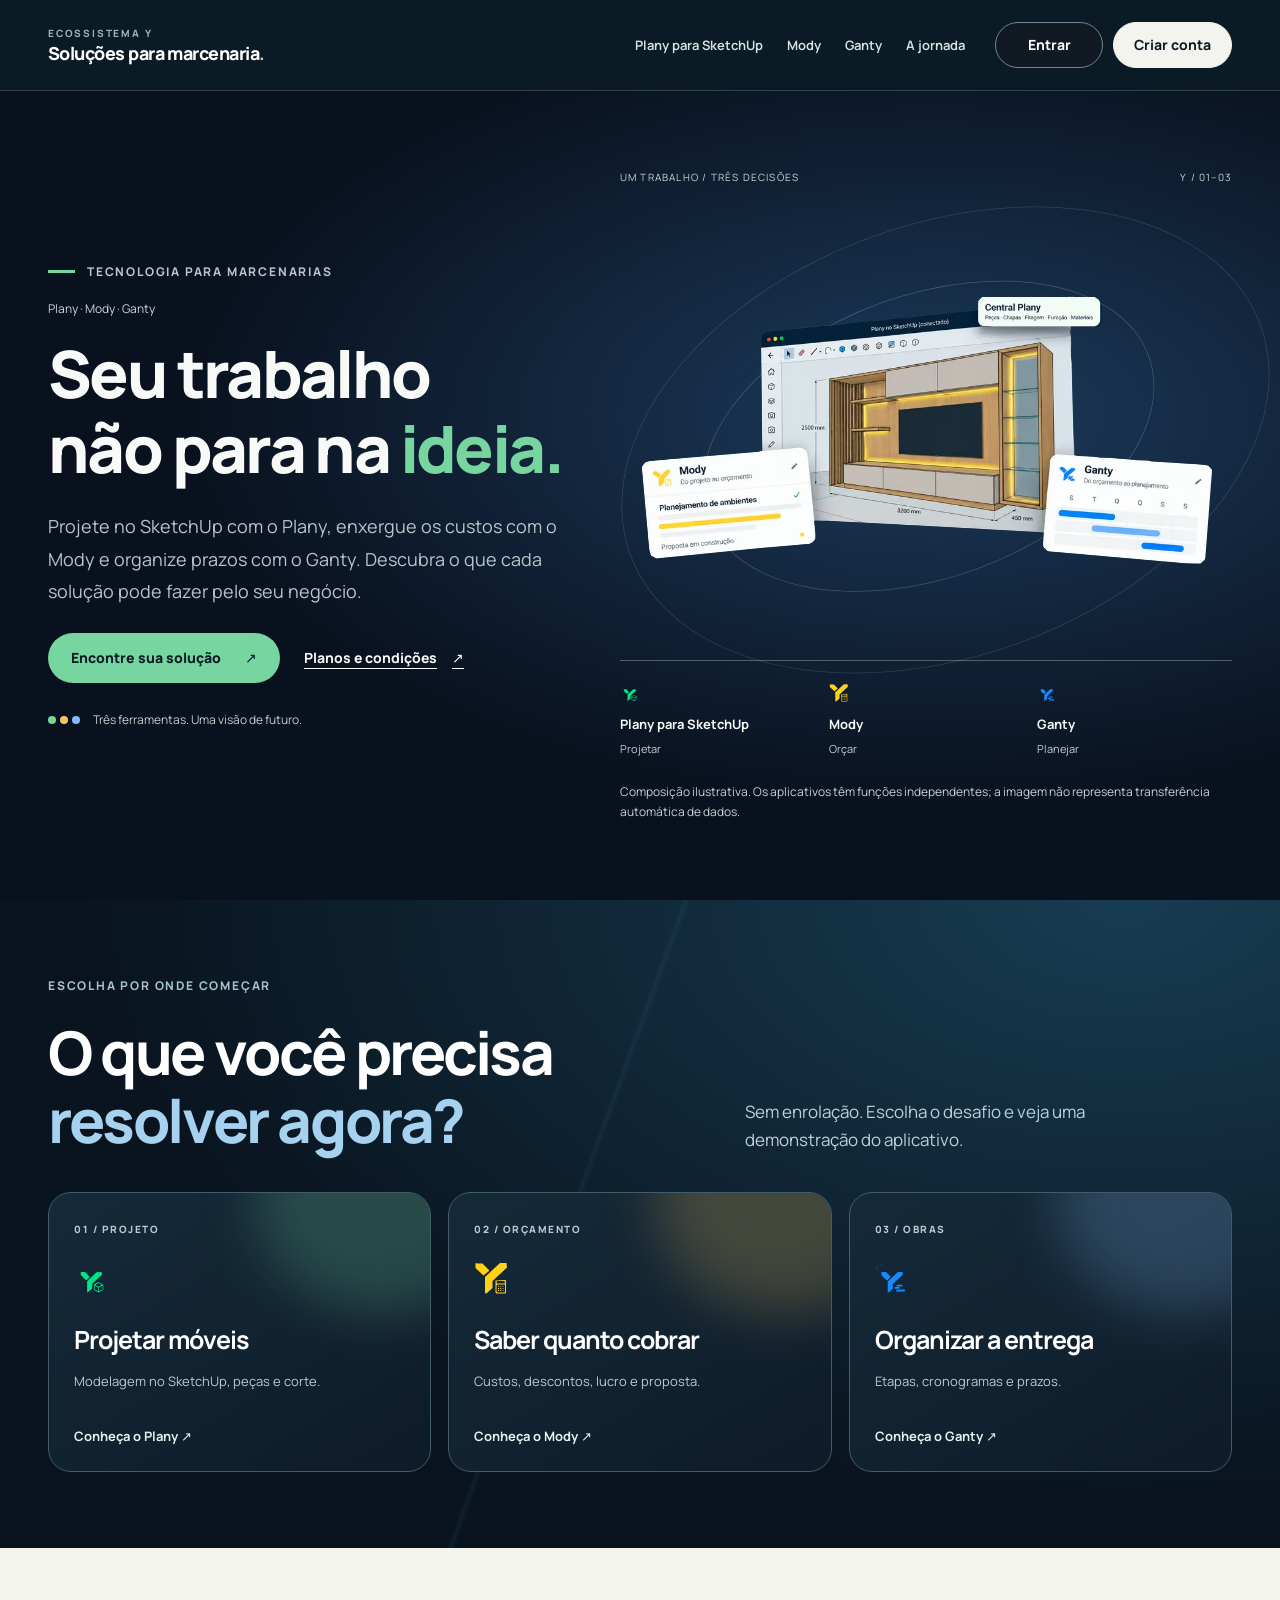
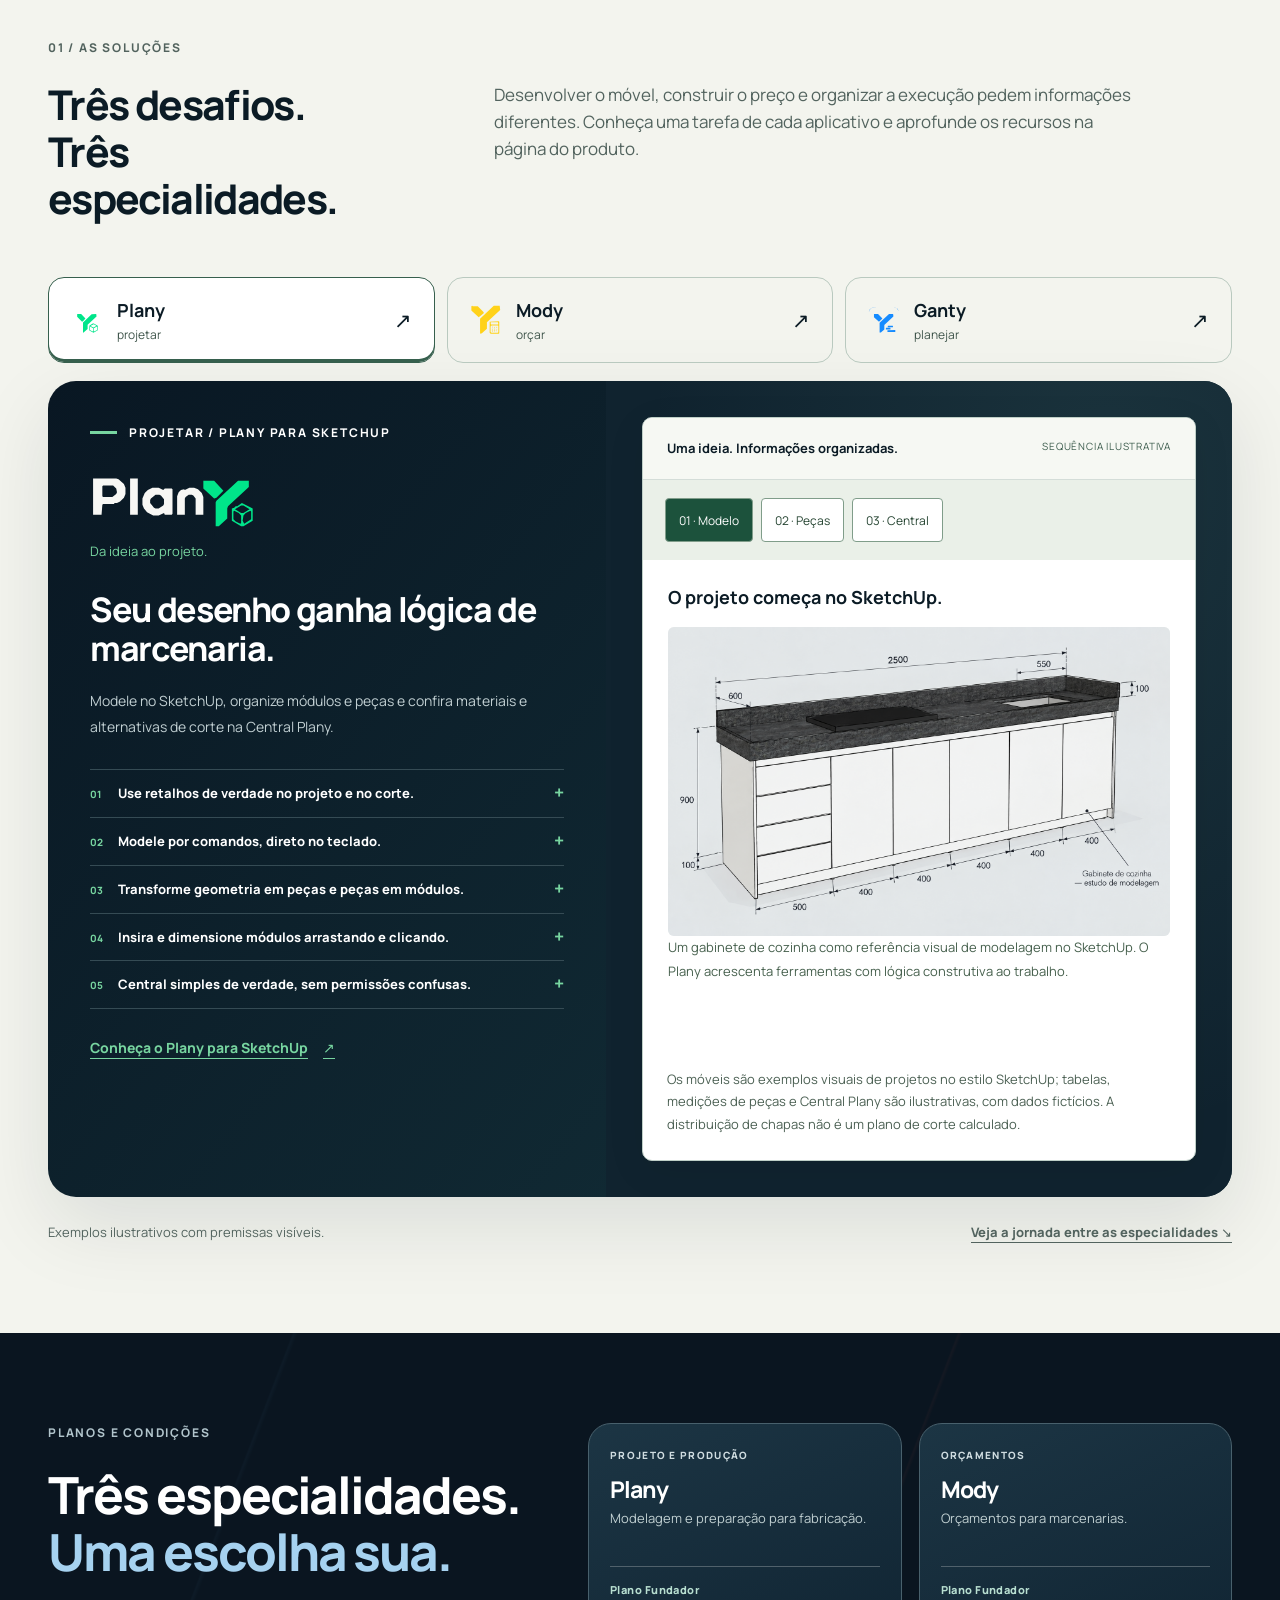
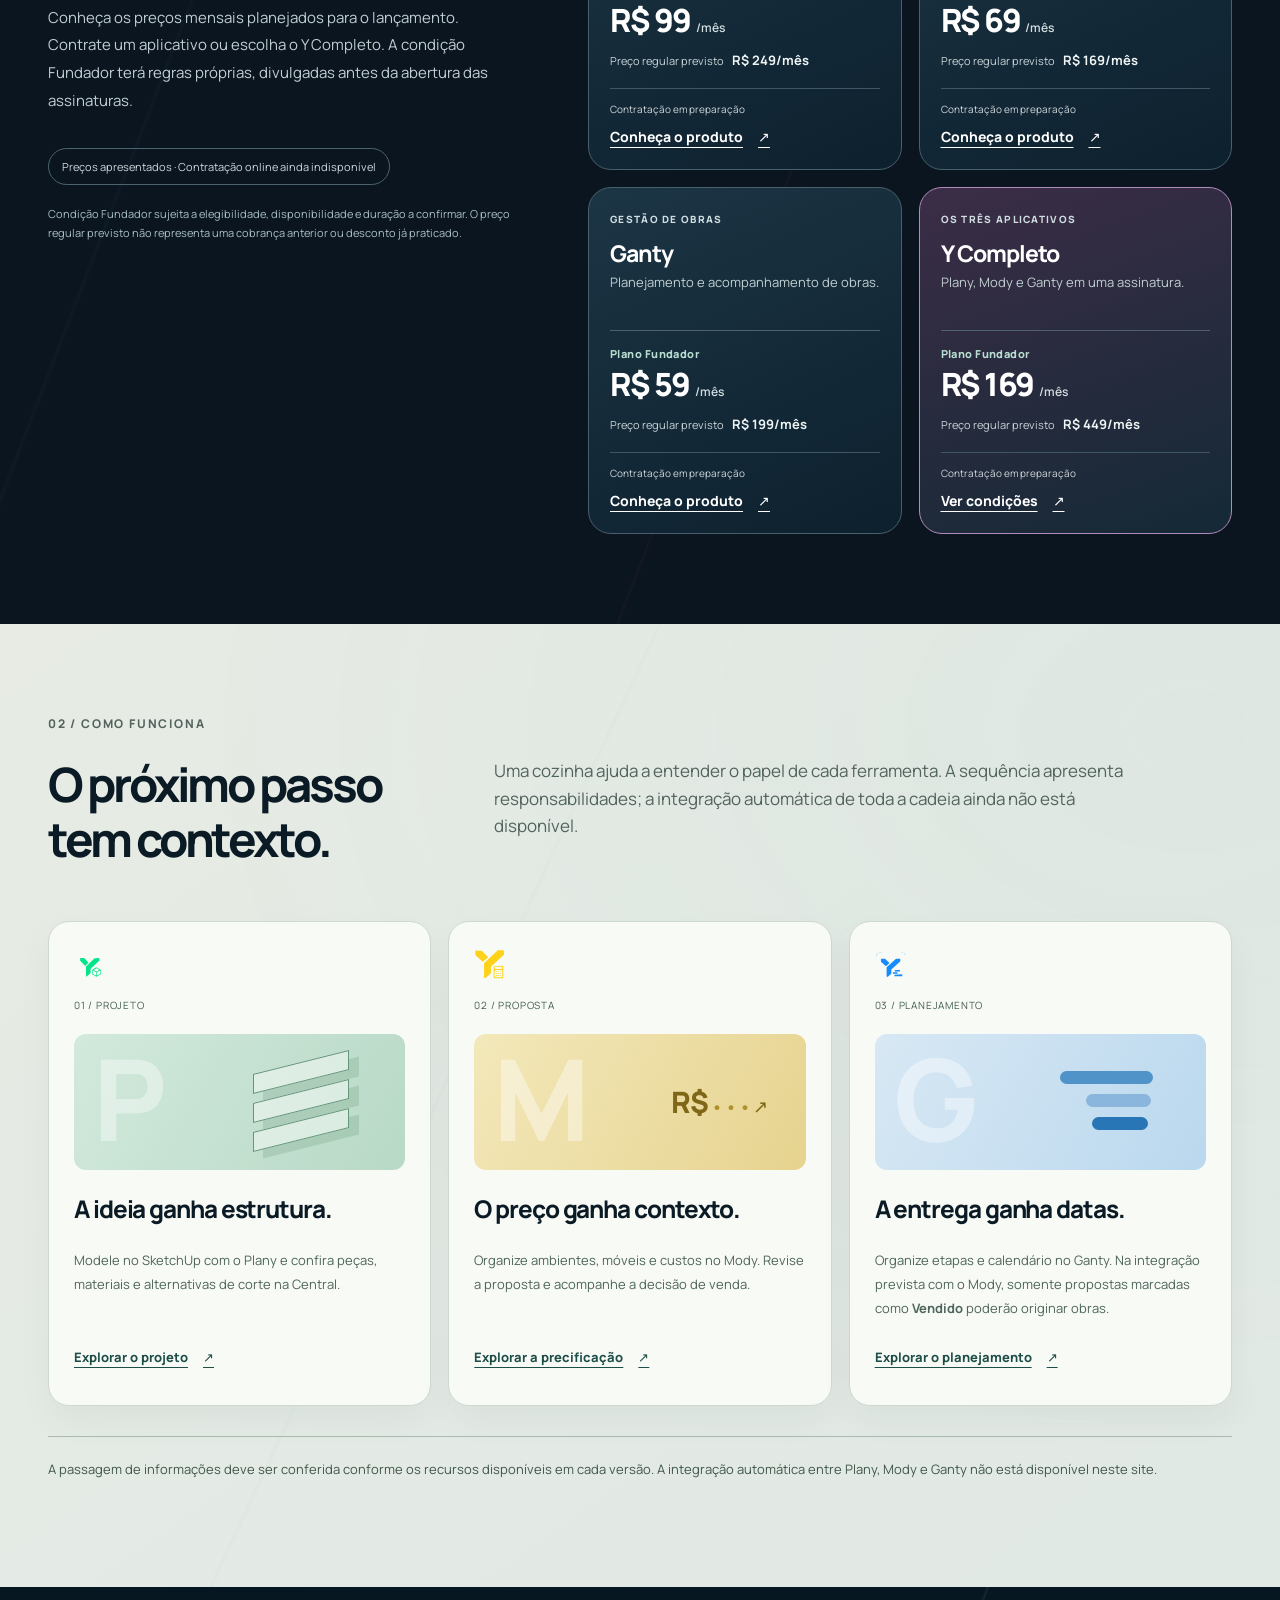
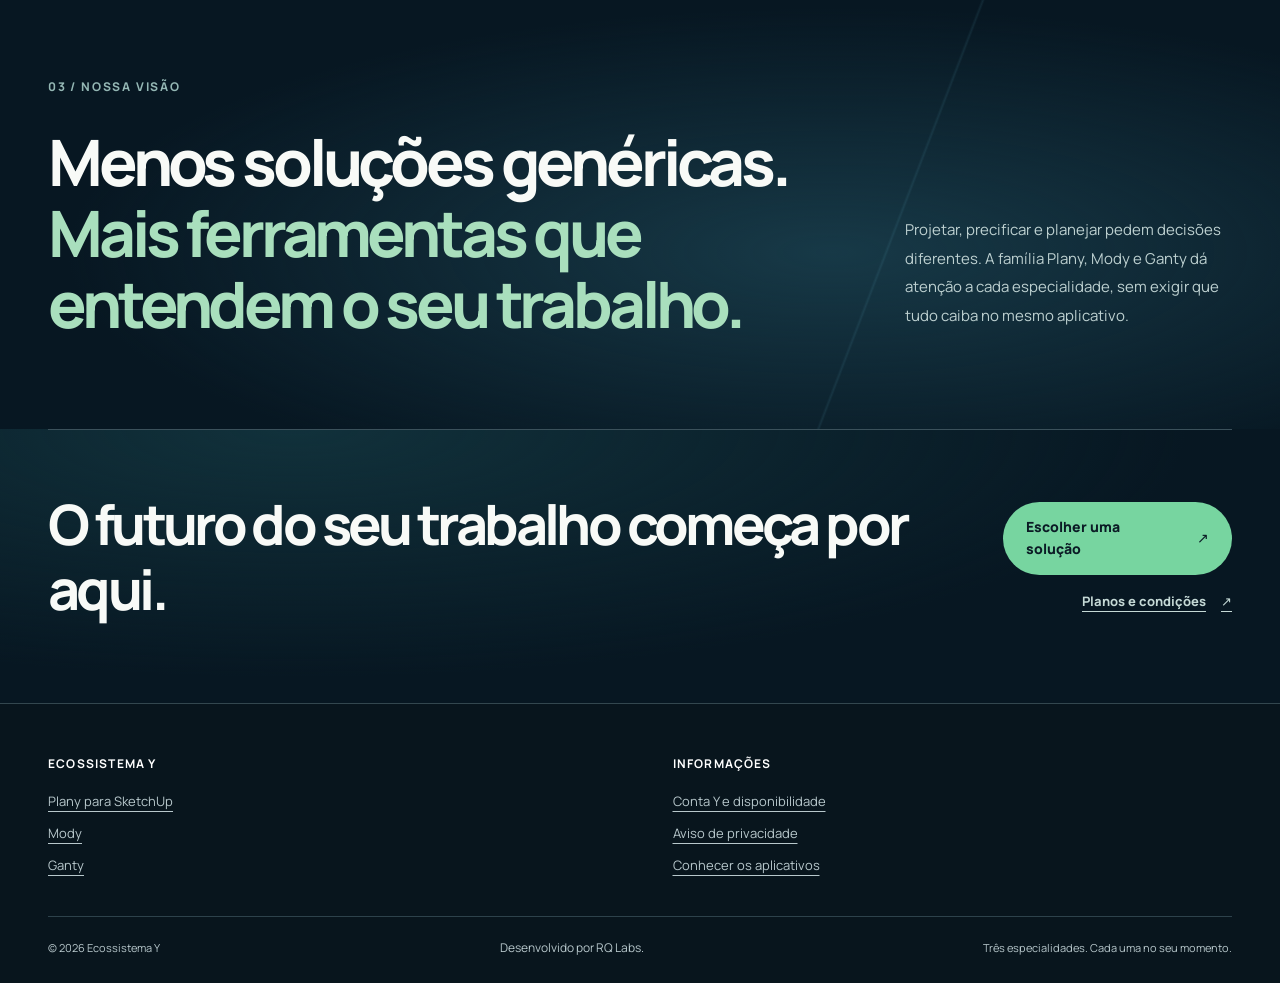
<file: index.html>
<!doctype html>
<html lang="pt-BR"><head><meta charset="utf-8"><meta name="viewport" content="width=device-width,initial-scale=1"><meta name="robots" content="noindex,nofollow"><meta name="referrer" content="strict-origin-when-cross-origin"><meta http-equiv="Content-Security-Policy" content="default-src 'self'; script-src 'self'; style-src 'self'; font-src 'self'; img-src 'self' data:; connect-src 'self'; object-src 'none'; base-uri 'none'; form-action 'none'"><meta name="theme-color" content="#0b1b25"><meta name="description" content="Projetos de marcenaria no SketchUp, orçamentos e planejamento de obras. Conheça as três especialidades do Ecossistema Y."><meta property="og:type" content="website"><meta property="og:title" content="Soluções para marcenaria | Plany, Mody e Ganty"><meta property="og:description" content="Projetos de marcenaria no SketchUp, orçamentos e planejamento de obras. Conheça as três especialidades do Ecossistema Y."><meta property="og:image" content="./assets/social-preview.svg"><title>Soluções para marcenaria | Plany, Mody e Ganty</title><link rel="icon" href="data:,"><link rel="preload" href="./assets/manrope-latin.woff2" as="font" type="font/woff2" crossorigin><link rel="stylesheet" href="./site.css?v=4590cb06e7dc49abdf20dc588be9a28096240bda"><script type="module" src="./main.js?v=4590cb06e7dc49abdf20dc588be9a28096240bda"></script></head><body class=""><a class="skip-link" href="#conteudo">Ir para o conteúdo</a><header class="site-header" id="topo"><div class="shell header-inner"><a class="brand ecosystem-brand" href="./index.html?v=4590cb06e7dc49abdf20dc588be9a28096240bda" aria-label="Soluções para marcenaria, Ecossistema Y, início"><span class="ecosystem-brand-label">ECOSSISTEMA Y</span><strong>Soluções para marcenaria<span aria-hidden="true">.</span></strong></a><button class="nav-toggle" id="nav-toggle" type="button" aria-expanded="false" aria-controls="primary-nav" hidden>Menu</button><nav class="main-nav" id="primary-nav" aria-label="Navegação principal"><a href="./plany.html?v=4590cb06e7dc49abdf20dc588be9a28096240bda">Plany para SketchUp</a><a href="./mody.html?v=4590cb06e7dc49abdf20dc588be9a28096240bda">Mody</a><a href="./ganty.html?v=4590cb06e7dc49abdf20dc588be9a28096240bda">Ganty</a><a href="./index.html?v=4590cb06e7dc49abdf20dc588be9a28096240bda#fluxo">A jornada</a></nav><div class="account-actions" role="group" aria-label="Acesso à Conta Y"><a class="account-button auth-enter" href="./conta-y.html?v=4590cb06e7dc49abdf20dc588be9a28096240bda#entrar">Entrar</a><a class="account-button auth-create" href="./conta-y.html?v=4590cb06e7dc49abdf20dc588be9a28096240bda#criar-conta">Criar conta</a></div></div></header><noscript><div class="noscript-note"><p class="shell">Você pode conhecer todos os produtos e navegar pelas páginas. As simulações interativas precisam de JavaScript; seus exemplos iniciais continuam visíveis.</p></div></noscript><main id="conteudo">
<section class="hero dark heritage-home"><div class="shell hero-grid"><div><div class="eyebrow">TECNOLOGIA PARA MARCENARIAS</div><p class="hero-authorship">Plany · Mody · Ganty</p><h1>Seu trabalho<br>não para na <em>ideia.</em></h1><p class="lede">Projete no SketchUp com o Plany, enxergue os custos com o Mody e organize prazos com o Ganty. Descubra o que cada solução pode fazer pelo seu negócio.</p><div class="actions"><a class="button" href="#escolha">Encontre sua solução<span aria-hidden="true">↗</span></a><a class="text-link" href="#ofertas">Planos e condições<span aria-hidden="true">↗</span></a></div><div class="hero-foot"><span class="product-dots" aria-hidden="true"><i></i><i></i><i></i></span><span>Três ferramentas. Uma visão de futuro.</span></div></div><div class="hero-art"><div class="art-overline"><span>UM TRABALHO / TRÊS DECISÕES</span><span>Y / 01–03</span></div><div class="heritage-wrap"><a class="approved-hero-art" href="./assets/hero-referencia-aprovada.png" target="_blank" rel="noopener noreferrer" aria-label="Ampliar a composição visual aprovada de Plany, Mody e Ganty"><picture><source srcset="./assets/hero-referencia-aprovada.avif" type="image/avif"><img src="./assets/hero-referencia-aprovada.png" width="1000" height="481" alt="A apresentação aprovada: painel de TV modelado no estilo SketchUp com LEDs geométricos amarelos, janela Plany ao centro, cartão Mody à esquerda, Ganty à direita e Central Plany acima." decoding="async" fetchpriority="high"></picture></a><div class="heritage-scene" aria-hidden="true"><div class="art-halo" aria-hidden="true"></div>
          <div class="art-orbit art-orbit-one" aria-hidden="true"></div>
          <div class="art-orbit art-orbit-two" aria-hidden="true"></div>
          <div class="art-grid" aria-hidden="true"></div>
          <div class="app-window editor-window">
            <div class="window-top"><span class="window-dots"><i></i><i></i><i></i></span><span class="window-title">Plany no SketchUp · projeto de referência</span><span class="window-right">↗</span></div>
            <div class="editor-body"><div class="editor-tools"><span class="selected-tool">▣</span><span>▱</span><span>⌗</span><span>⊞</span><span>↗</span></div>
              <div class="furniture-canvas">
                <div class="canvas-axis">EIXO 3D <span>●</span></div>
                <img class="cabinet-art" src="./assets/painel-led-sketchup.svg" alt="Painel de TV desenhado no estilo SketchUp, com ripado, armários e LED representado por geometria com degradê" width="700" height="520">
                
                <div class="canvas-status"><span class="green-dot"></span> Modelo de referência · SketchUp</div>
              </div>
            </div>
          </div>
          <div class="float-card budget-float">
            <div class="float-head"><img class="float-app-icon" src="./assets/mody-symbol.svg" alt="" width="29" height="29"><div><strong>Mody</strong><small>Do projeto ao orçamento</small></div><span class="float-mini">↗</span></div>
            <div class="float-divider"></div><div class="budget-lines"><span>Planejamento de ambientes</span><span class="budget-check">✓</span></div>
            <div class="budget-bars"><i></i><i></i><i></i></div>
            <div class="float-bottom"><span>Proposta em construção</span><b>●</b></div>
          </div>
          <div class="float-card gantt-float">
            <div class="float-head"><img class="float-app-icon" src="./assets/ganty-symbol.svg" alt="" width="29" height="29"><div><strong>Ganty</strong><small>Do orçamento ao planejamento</small></div><span class="float-mini">↗</span></div>
            <div class="gantt-mini" aria-hidden="true"><div class="gantt-axis"><span>S</span><span>T</span><span>Q</span><span>Q</span><span>S</span><span>S</span></div><div class="gantt-track"><span></span></div><div class="gantt-track second"><span></span></div><div class="gantt-track third"><span></span></div></div>
          </div>
          <div class="art-caption">Composição ilustrativa — não representa telas reais</div><div class="heritage-central"><b>Central Plany</b><span>Peças · Chapas · Resultado · Materiais</span></div></div></div><div class="decision-strip"><div><img class="" src="./assets/plany-symbol.svg" alt="" width="40" height="40"><strong>Plany para SketchUp</strong><span>Projetar</span></div><div><img class="" src="./assets/mody-symbol.svg" alt="" width="40" height="40"><strong>Mody</strong><span>Orçar</span></div><div><img class="" src="./assets/ganty-symbol.svg" alt="" width="40" height="40"><strong>Ganty</strong><span>Planejar</span></div></div><p class="art-note">Composição ilustrativa. Os aplicativos têm funções independentes; a imagem não representa transferência automática de dados.</p></div></div></section>
<section class="quick-choice" id="escolha" aria-labelledby="choice-title"><div class="shell"><div class="quick-choice-head"><span class="section-index">ESCOLHA POR ONDE COMEÇAR</span><h2 id="choice-title">O que você precisa<br><em>resolver agora?</em></h2><p>Sem enrolação. Escolha o desafio e veja uma demonstração do aplicativo.</p></div><div class="choice-grid"><a class="choice-item" data-product="plany" href="#plany"><span class="choice-number">01 / PROJETO</span><img class="" src="./assets/plany-symbol.svg" alt="" width="40" height="40"><strong>Projetar móveis</strong><span>Modelagem no SketchUp, peças e corte.</span><b>Conheça o Plany ↗</b></a><a class="choice-item" data-product="mody" href="#mody"><span class="choice-number">02 / ORÇAMENTO</span><img class="" src="./assets/mody-symbol.svg" alt="" width="40" height="40"><strong>Saber quanto cobrar</strong><span>Custos, descontos, lucro e proposta.</span><b>Conheça o Mody ↗</b></a><a class="choice-item" data-product="ganty" href="#ganty"><span class="choice-number">03 / OBRAS</span><img class="" src="./assets/ganty-symbol.svg" alt="" width="40" height="40"><strong>Organizar a entrega</strong><span>Etapas, cronogramas e prazos.</span><b>Conheça o Ganty ↗</b></a></div></div></section>
<section class="section" id="solucoes"><div class="shell"><span class="section-index">01 / AS SOLUÇÕES</span><div class="intro-line"><h2>Três desafios.<br>Três especialidades.</h2><p>Desenvolver o móvel, construir o preço e organizar a execução pedem informações diferentes. Conheça uma tarefa de cada aplicativo e aprofunde os recursos na página do produto.</p></div><div class="product-tabs" data-product-tabs aria-label="Escolha um aplicativo" hidden><button class="product-tab" data-product="plany" id="tab-plany" type="button"><img class="" src="./assets/plany-symbol.svg" alt="" width="40" height="40"><span><strong>Plany</strong><small>projetar</small></span><span class="tab-arrow" aria-hidden="true">↗</span></button><button class="product-tab" data-product="mody" id="tab-mody" type="button"><img class="" src="./assets/mody-symbol.svg" alt="" width="40" height="40"><span><strong>Mody</strong><small>orçar</small></span><span class="tab-arrow" aria-hidden="true">↗</span></button><button class="product-tab" data-product="ganty" id="tab-ganty" type="button"><img class="" src="./assets/ganty-symbol.svg" alt="" width="40" height="40"><span><strong>Ganty</strong><small>planejar</small></span><span class="tab-arrow" aria-hidden="true">↗</span></button></div><div class="product-panel" data-product="plany" id="plany" aria-labelledby="plany-title"><div class="product-copy"><div class="eyebrow">Projetar / Plany para SketchUp</div><img class="product-logo" src="./assets/plany-logo.svg" alt="Plany para SketchUp" width="180" height="65"><p class="signature">Da ideia ao projeto.</p><h3 id="plany-title">Seu desenho ganha lógica de marcenaria.</h3><p>Modele no SketchUp, organize módulos e peças e confira materiais e alternativas de corte na Central Plany.</p><div class="feature-list"><details><summary data-number="01">Use retalhos de verdade no projeto e no corte.</summary><p>Considere retalhos físicos compatíveis com o material e o plano. O reaproveitamento depende das dimensões, orientação e regras de corte; não significa baixa automática de um estoque global.</p><p>Um retalho elegível pode entrar entre as opções de chapa do plano.</p></details><details><summary data-number="02">Modele por comandos, direto no teclado.</summary><p>O Modo Comandos oferece operações de modelagem com sugestões, destino e parâmetros. A confirmação e as medidas fazem parte do fluxo dentro do SketchUp.</p><p>Crie uma caixaria informando a operação e suas dimensões.</p></details><details><summary data-number="03">Transforme geometria em peças e peças em módulos.</summary><p>Organize geometria elegível com identificação construtiva. A forma e as propriedades precisam atender aos requisitos da operação.</p><p>Reúna peças identificadas em um módulo do projeto.</p></details><details><summary data-number="04">Insira e dimensione módulos arrastando e clicando.</summary><p>Posicione módulos diretamente no modelo e ajuste suas dimensões com as ferramentas de inserção.</p><p>Defina um ponto de inserção e dimensione a composição.</p></details><details><summary data-number="05">Central simples de verdade, sem permissões confusas.</summary><p>Confira Peças, Chapas, Resultado e Materiais em uma Central dedicada. Depois de alterar o modelo, atualize o levantamento para trabalhar com as informações atuais.</p><p>Compare o levantamento com a alternativa de corte escolhida.</p></details></div><a class="text-link" href="./plany.html?v=4590cb06e7dc49abdf20dc588be9a28096240bda">Conheça o Plany para SketchUp<span aria-hidden="true">↗</span></a></div><div class="product-demonstration"><section class="demo plany-demo" data-plany aria-label="Sequência ilustrativa do modelo à Central"><div class="demo-heading"><strong>Uma ideia. Informações organizadas.</strong><span class="demo-badge">Sequência ilustrativa</span></div><div class="step-nav" role="group" aria-label="Etapas do exemplo" data-steps hidden><button type="button" data-step="0" aria-pressed="true" aria-controls="home-plany-step-0">01 · Modelo</button><button type="button" data-step="1" aria-pressed="false" aria-controls="home-plany-step-1">02 · Peças</button><button type="button" data-step="2" aria-pressed="false" aria-controls="home-plany-step-2">03 · Central</button></div><div class="step-content" id="home-plany-step-0" data-step-panel="0"><h4 class="step-title">O projeto começa no SketchUp.</h4><img class="concept-cabinet project-sketchup-image" src="./assets/gabinete-cozinha-cotas.png" alt="Estudo de modelagem de um gabinete de cozinha com gavetas, portas, bancada e cotas" width="1598" height="984"><p>Um gabinete de cozinha como referência visual de modelagem no SketchUp. O Plany acrescenta ferramentas com lógica construtiva ao trabalho.</p></div><div class="step-content" id="home-plany-step-1" data-step-panel="1"><h4 class="step-title">Geometria identificada como peças.</h4><figure class="project-technical-example"><img src="./assets/expositor-tecnico-sketchup.svg" alt="Expositor técnico com prateleiras, base com portas e cotas em milímetros" width="900" height="500"><figcaption>Outro projeto de referência. As medidas da tabela abaixo são fictícias e não foram extraídas deste desenho.</figcaption></figure><table class="piece-table"><caption class="fine">Dados fictícios · exemplo de organização</caption><thead><tr><th scope="col">Peça</th><th scope="col">Medidas (mm)</th><th scope="col">Material</th><th scope="col">Qtd.</th></tr></thead><tbody><tr><td>Lateral</td><td>720 × 560</td><td>MDF 18 mm</td><td>2</td></tr><tr><td>Base</td><td>764 × 560</td><td>MDF 18 mm</td><td>1</td></tr><tr><td>Prateleira</td><td>764 × 530</td><td>MDF 18 mm</td><td>1</td></tr><tr><td>Porta</td><td>716 × 397</td><td>MDF 18 mm</td><td>2</td></tr></tbody></table><p>Identificação, dimensões e material ajudam a conferir o levantamento. A geometria precisa atender aos requisitos técnicos da operação.</p></div><div class="step-content" id="home-plany-step-2" data-step-panel="2"><h4 class="step-title">Conferência na Central Plany.</h4><div class="central-tabs"><span>Peças</span><span>Chapas</span><span>Resultado</span><span>Materiais</span></div><div class="cut-plan" aria-hidden="true"><span>Lateral</span><span>Lateral</span><span>Base</span><span>Retalho</span></div><p>Compare peças, chapas e uma alternativa de corte. Retalhos precisam ser físicos, elegíveis e compatíveis. Depois de mudar o modelo, atualize o levantamento.</p></div><div class="demo-body"><p class="demo-static-note">Os móveis são exemplos visuais de projetos no estilo SketchUp; tabelas, medições de peças e Central Plany são ilustrativas, com dados fictícios. A distribuição de chapas não é um plano de corte calculado.</p></div></section></div></div><div class="product-panel" data-product="mody" id="mody" aria-labelledby="mody-title"><div class="product-copy"><div class="eyebrow">Orçar / Mody</div><img class="product-logo" src="./assets/mody-logo.svg" alt="Mody" width="180" height="65"><p class="signature">Do projeto ao orçamento.</p><h3 id="mody-title">O cliente vê o preço. Você precisa enxergar o lucro.</h3><p>Entenda seus custos antes de definir o preço. Estruture o orçamento por ambientes, móveis e módulos e construa uma proposta com os números à vista.</p><div class="feature-list"><details><summary data-number="01">Orce por ambientes, móveis e módulos.</summary><p>Organize o orçamento a partir dos ambientes e do que será produzido, mantendo uma composição que você consegue revisar.</p><p>Cozinha → armário inferior → módulos e configurações.</p></details><details><summary data-number="02">Enxergue materiais e ferragens.</summary><p>Consulte quantitativos estimados e os itens comerciais que compõem o orçamento. Compatibilidade técnica e escolha comercial são responsabilidades distintas.</p><p>Confira chapas, fitas e ferragens antes de concluir a proposta.</p></details><details><summary data-number="03">Precificação simples ou avançada.</summary><p>O modo simples reúne os custos principais. O avançado permite detalhar mão de obra, reserva técnica, comissão, impostos e outros ajustes conforme a configuração.</p><p>Compare os custos de produção, montagem e instalação.</p></details><details><summary data-number="04">Saiba o efeito real de cada desconto.</summary><p>Diferencie lucro configurado sobre o custo, lucro em reais e margem sobre a venda. A proteção do lucro altera o preço anterior ao desconto para preservar o resultado planejado.</p><p>No exemplo abaixo, compare o mesmo desconto com e sem proteção.</p></details><details><summary data-number="05">Reaproveite seus padrões.</summary><p>Use configurações e presets como ponto de partida, conferindo sua adequação ao novo orçamento e à tabela de preços utilizada.</p><p>Reutilize uma configuração e revise materiais e preços antes de vender.</p></details></div><a class="text-link" href="./mody.html?v=4590cb06e7dc49abdf20dc588be9a28096240bda">Conheça o Mody<span aria-hidden="true">↗</span></a></div><div class="product-demonstration"><section class="demo pricing-demo" data-pricing aria-label="Simulação ilustrativa de preço e desconto"><div class="demo-heading"><strong>O preço tem uma estrutura.</strong><span class="demo-badge">Exemplo interativo</span></div><div class="demo-body"><ul class="cost-breakdown" aria-label="Composição do custo"><li><span>Materiais</span><strong>R$ 6.000</strong></li><li><span>Mão de obra</span><strong>R$ 3.000</strong></li><li><span>Custos indiretos</span><strong>R$ 700</strong></li><li><span>Frete</span><strong>R$ 300</strong></li></ul><fieldset class="demo-controls" data-js-controls disabled><legend class="fine">Explore o efeito do desconto</legend><dl class="metrics pricing-outcome"><div class="metric highlight" data-metric="profit"><dt>Lucro em reais</dt><dd data-price="profit">R$ 5.200,00</dd></div><div class="metric highlight" data-metric="margin"><dt>Margem sobre a venda</dt><dd data-price="margin">34,2%</dd></div></dl><label class="range-label" for="home-mody-discount">Desconto comercial <output data-discount-label for="home-mody-discount">5%</output></label><input id="home-mody-discount" data-discount type="range" min="0" max="50" step="0.5" value="5" aria-describedby="home-mody-premises"><div class="range-limits"><span>0%</span><span>50%</span></div><label class="check-label"><input data-protect type="checkbox"><span>Proteger o lucro planejado<br>O preço anterior ao desconto é ajustado.</span></label></fieldset><dl class="metrics pricing-details"><div class="metric " data-metric="cost"><dt>Custo de produção</dt><dd data-price="cost">R$ 10.000,00</dd></div><div class="metric " data-metric="before"><dt>Preço antes do desconto</dt><dd data-price="before">R$ 16.000,00</dd></div><div class="metric " data-metric="discount"><dt>Desconto aplicado</dt><dd data-price="discount">5%</dd></div><div class="metric " data-metric="sale"><dt>Preço final</dt><dd data-price="sale">R$ 15.200,00</dd></div></dl><p class="demo-result" role="status" aria-live="polite" aria-atomic="true" data-pricing-result>Com 5% de desconto, o lucro é R$ 5.200,00 e a margem é 34,2%.</p><p class="demo-static-note" id="home-mody-premises">Lucro planejado: <strong>60% sobre o custo</strong>. É diferente da margem, calculada sobre o preço final. Dados fictícios; exemplo com itens precificados por custo, sem impostos, comissão, reserva ou itens de valor direto.</p><p class="demo-static-note" data-js-note>Exemplo inicial: 5% de desconto, sem proteção do lucro. Ative JavaScript para alterar os controles.</p></div></section></div></div><div class="product-panel" data-product="ganty" id="ganty" aria-labelledby="ganty-title"><div class="product-copy"><div class="eyebrow">Planejar / Ganty</div><img class="product-logo" src="./assets/ganty-logo.svg" alt="Ganty" width="180" height="65"><p class="signature">Do orçamento ao planejamento.</p><h3 id="ganty-title">A obra muda. Seu planejamento acompanha.</h3><p>Organize etapas, acompanhe datas e veja como o calendário de trabalho muda o planejamento de uma obra.</p><div class="feature-list"><details><summary data-number="01">Ajuste datas diretamente no Gantt.</summary><p>Reorganize períodos e durações. No exemplo sequencial, a alteração de uma etapa desloca as seguintes, respeitando os dias de trabalho.</p><p>Aumente a duração do corte e acompanhe a nova data de instalação.</p></details><details><summary data-number="02">Veja atrasos antes que virem surpresas.</summary><p>Acompanhe situações pendentes, datas e confirmação de conclusão. O acompanhamento depende das informações e confirmações registradas.</p><p>Identifique uma etapa em aberto e revise sua situação.</p></details><details><summary data-number="03">Configure seu calendário de trabalho.</summary><p>Considere sábados, domingos e feriados na organização dos períodos de trabalho.</p><p>Compare a previsão com sábado habilitado e com um feriado de exemplo.</p></details><details><summary data-number="04">Controle entradas e saídas por obra.</summary><p>Registre movimentações e consulte a visão financeira por obra e o fluxo de caixa consolidado.</p><p>Acompanhe recebido, gasto e disponível; não há promessa de conciliação bancária.</p></details><details><summary data-number="05">Planejamento compartilhado.</summary><p>Trabalhe com dados compartilhados entre usuários autorizados, respeitando as condições de conexão e sincronização.</p><p>Acompanhe o mesmo planejamento com as pessoas que têm acesso.</p></details></div><a class="text-link" href="./ganty.html?v=4590cb06e7dc49abdf20dc588be9a28096240bda">Conheça o Ganty<span aria-hidden="true">↗</span></a></div><div class="product-demonstration"><section class="demo schedule-demo" data-schedule aria-label="Simulação ilustrativa de planejamento"><div class="demo-heading"><strong>Uma alteração muda a sequência.</strong><span class="demo-badge">Exemplo interativo</span></div><div class="demo-body"><fieldset class="schedule-controls" data-js-controls disabled><legend class="fine">Obra de exemplo · início em 09/11/2026</legend><label class="range-label" for="home-ganty-cut">Duração do corte <output data-cut-label for="home-ganty-cut">3 dias úteis</output></label><input id="home-ganty-cut" data-cut type="range" min="1" max="6" value="3" step="1"><label class="check-label"><input data-saturday type="checkbox"><span>Trabalhar aos sábados</span></label><label class="check-label"><input data-holiday type="checkbox" checked><span>Considerar feriado de exemplo em 11/11</span></label></fieldset><div class="schedule-results" data-schedule-results><div class="schedule-item"><strong>Projeto · 2 dias úteis</strong><span>09/11 a 10/11</span></div><div class="schedule-item"><strong>Corte · 3 dias úteis</strong><span>12/11 a 16/11</span></div><div class="schedule-item"><strong>Montagem · 2 dias úteis</strong><span>17/11 a 18/11</span></div><div class="schedule-item"><strong>Instalação · 1 dia útil</strong><span>19/11 a 19/11</span></div></div><div class="schedule-chart" data-schedule-chart aria-hidden="true"></div><p class="schedule-summary" role="status" aria-live="polite" aria-atomic="true" data-schedule-summary>Instalação prevista para 19/11/2026.</p><p class="demo-static-note">Ilustração de uma sequência sem folgas, respeitando os dias de trabalho. O feriado é fictício. O exemplo não é uma captura do Ganty nem representa todas as regras de reorganização do aplicativo.</p><p class="demo-static-note" data-js-note>As datas iniciais estão visíveis. Ative JavaScript para mudar duração e calendário.</p></div></section></div></div><div class="after-solutions"><span>Exemplos ilustrativos com premissas visíveis.</span><a href="#fluxo">Veja a jornada entre as especialidades ↘</a></div></div></section>
<section class="commercial-offers" id="ofertas" aria-labelledby="offers-title"><div class="shell offers-layout"><div class="offers-intro"><span class="section-index">PLANOS E CONDIÇÕES</span><h2 id="offers-title">Três especialidades.<br><em>Uma escolha sua.</em></h2><p>Conheça os preços mensais planejados para o lançamento. Contrate um aplicativo ou escolha o Y Completo. A condição Fundador terá regras próprias, divulgadas antes da abertura das assinaturas.</p><span class="offers-status">Preços apresentados · Contratação online ainda indisponível</span><p class="offers-disclaimer" id="condicoes-fundador">Condição Fundador sujeita a elegibilidade, disponibilidade e duração a confirmar. O preço regular previsto não representa uma cobrança anterior ou desconto já praticado.</p></div><div class="offers-options offers-price-grid" role="group" aria-label="Valores mensais dos aplicativos"><article class="offer-option " data-plan="plany"><span class="offer-eyebrow">PROJETO E PRODUÇÃO</span><h3>Plany</h3><p>Modelagem e preparação para fabricação.</p><div class="offer-rate"><span>Plano Fundador</span><strong>R$ 99<small>/mês</small></strong></div><div class="offer-standard"><span>Preço regular previsto</span><strong>R$ 249/mês</strong></div><div class="offer-bottom"><span>Contratação em preparação</span><a class="text-link" href="./plany.html?precos=20261029&amp;v=4590cb06e7dc49abdf20dc588be9a28096240bda#planos">Conheça o produto<span aria-hidden="true">↗</span></a></div></article><article class="offer-option " data-plan="mody"><span class="offer-eyebrow">ORÇAMENTOS</span><h3>Mody</h3><p>Orçamentos para marcenarias.</p><div class="offer-rate"><span>Plano Fundador</span><strong>R$ 69<small>/mês</small></strong></div><div class="offer-standard"><span>Preço regular previsto</span><strong>R$ 169/mês</strong></div><div class="offer-bottom"><span>Contratação em preparação</span><a class="text-link" href="./mody.html?precos=20261029&amp;v=4590cb06e7dc49abdf20dc588be9a28096240bda#planos">Conheça o produto<span aria-hidden="true">↗</span></a></div></article><article class="offer-option " data-plan="ganty"><span class="offer-eyebrow">GESTÃO DE OBRAS</span><h3>Ganty</h3><p>Planejamento e acompanhamento de obras.</p><div class="offer-rate"><span>Plano Fundador</span><strong>R$ 59<small>/mês</small></strong></div><div class="offer-standard"><span>Preço regular previsto</span><strong>R$ 199/mês</strong></div><div class="offer-bottom"><span>Contratação em preparação</span><a class="text-link" href="./ganty.html?precos=20261029&amp;v=4590cb06e7dc49abdf20dc588be9a28096240bda#planos">Conheça o produto<span aria-hidden="true">↗</span></a></div></article><article class="offer-option offer-combo" data-plan="completo"><span class="offer-eyebrow">OS TRÊS APLICATIVOS</span><h3>Y Completo</h3><p>Plany, Mody e Ganty em uma assinatura.</p><div class="offer-rate"><span>Plano Fundador</span><strong>R$ 169<small>/mês</small></strong></div><div class="offer-standard"><span>Preço regular previsto</span><strong>R$ 449/mês</strong></div><div class="offer-bottom"><span>Contratação em preparação</span><a class="text-link" href="./index.html?precos=20261029&amp;v=4590cb06e7dc49abdf20dc588be9a28096240bda#condicoes-fundador">Ver condições<span aria-hidden="true">↗</span></a></div></article></div></div></section>
<section class="section journey" id="fluxo"><div class="shell"><span class="section-index">02 / COMO FUNCIONA</span><div class="intro-line"><h2>O próximo passo<br>tem contexto.</h2><p>Uma cozinha ajuda a entender o papel de cada ferramenta. A sequência apresenta responsabilidades; a integração automática de toda a cadeia ainda não está disponível.</p></div><div class="journey-grid"><article class="journey-card"><img class="" src="./assets/plany-symbol.svg" alt="" width="40" height="40"><span class="number">01 / PROJETO</span><div class="journey-illustration one" aria-hidden="true"><span class="journey-letter">P</span><div class="journey-measure"><i></i><i></i><i></i></div></div><h3>A ideia ganha estrutura.</h3><p>Modele no SketchUp com o Plany e confira peças, materiais e alternativas de corte na Central.</p><a class="text-link" href="./plany.html?v=4590cb06e7dc49abdf20dc588be9a28096240bda#demonstracao">Explorar o projeto<span aria-hidden="true">↗</span></a></article><article class="journey-card"><img class="" src="./assets/mody-symbol.svg" alt="" width="40" height="40"><span class="number">02 / PROPOSTA</span><div class="journey-illustration two" aria-hidden="true"><span class="journey-letter">M</span><div class="journey-currency">R$ <b>•••</b><i>↗</i></div></div><h3>O preço ganha contexto.</h3><p>Organize ambientes, móveis e custos no Mody. Revise a proposta e acompanhe a decisão de venda.</p><a class="text-link" href="./mody.html?v=4590cb06e7dc49abdf20dc588be9a28096240bda#demonstracao">Explorar a precificação<span aria-hidden="true">↗</span></a></article><article class="journey-card"><img class="" src="./assets/ganty-symbol.svg" alt="" width="40" height="40"><span class="number">03 / PLANEJAMENTO</span><div class="journey-illustration three" aria-hidden="true"><span class="journey-letter">G</span><div class="journey-bars"><i></i><i></i><i></i></div></div><h3>A entrega ganha datas.</h3><p>Organize etapas e calendário no Ganty. Na integração prevista com o Mody, somente propostas marcadas como <strong>Vendido</strong> poderão originar obras.</p><a class="text-link" href="./ganty.html?v=4590cb06e7dc49abdf20dc588be9a28096240bda#demonstracao">Explorar o planejamento<span aria-hidden="true">↗</span></a></article></div><p class="journey-note">A passagem de informações deve ser conferida conforme os recursos disponíveis em cada versão. A integração automática entre Plany, Mody e Ganty não está disponível neste site.</p></div></section>
<section class="section dark vision-premium" id="filosofia"><div class="shell vision-line"><div><span class="section-index">03 / NOSSA VISÃO</span><h2>Menos soluções genéricas.<br><em>Mais ferramentas que entendem o seu trabalho.</em></h2></div><p>Projetar, precificar e planejar pedem decisões diferentes. A família Plany, Mody e Ganty dá atenção a cada especialidade, sem exigir que tudo caiba no mesmo aplicativo.</p></div></section><section class="dark final-premium"><div class="shell closing"><h2>O futuro do seu trabalho começa por aqui.</h2><div class="closing-actions"><a class="button" href="./index.html?v=4590cb06e7dc49abdf20dc588be9a28096240bda#escolha">Escolher uma solução<span aria-hidden="true">↗</span></a><a class="text-link" href="./index.html?v=4590cb06e7dc49abdf20dc588be9a28096240bda#ofertas">Planos e condições<span aria-hidden="true">↗</span></a></div></div></section></main><footer class="site-footer"><div class="shell footer-grid"><nav class="footer-links" aria-label="Aplicativos"><strong>ECOSSISTEMA Y</strong><a href="./plany.html?v=4590cb06e7dc49abdf20dc588be9a28096240bda">Plany para SketchUp</a><a href="./mody.html?v=4590cb06e7dc49abdf20dc588be9a28096240bda">Mody</a><a href="./ganty.html?v=4590cb06e7dc49abdf20dc588be9a28096240bda">Ganty</a></nav><nav class="footer-links" aria-label="Informações"><strong>INFORMAÇÕES</strong><a href="./conta-y.html?v=4590cb06e7dc49abdf20dc588be9a28096240bda">Conta Y e disponibilidade</a><a href="./privacidade.html?v=4590cb06e7dc49abdf20dc588be9a28096240bda">Aviso de privacidade</a><a href="./index.html?v=4590cb06e7dc49abdf20dc588be9a28096240bda#solucoes">Conhecer os aplicativos</a></nav></div><div class="shell footer-bottom"><span>© 2026 Ecossistema Y</span><span class="footer-credit">Desenvolvido por RQ Labs.</span><span>Três especialidades. Cada uma no seu momento.</span></div></footer></body></html>
</file>
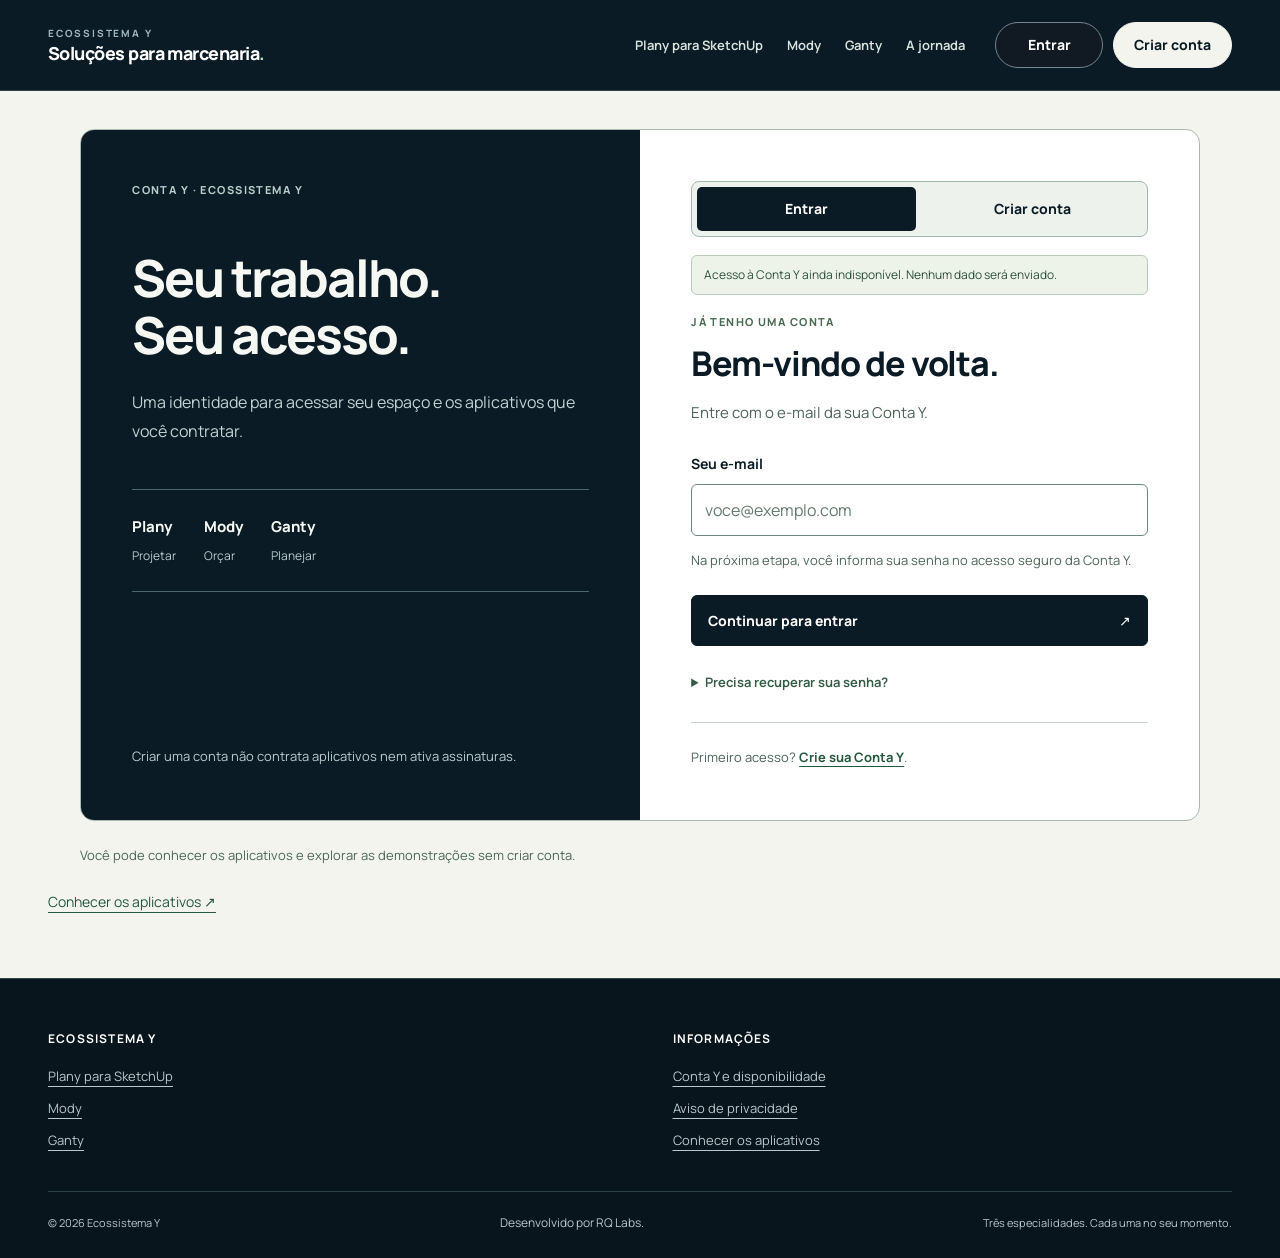
<file: conta-y.html>
<!doctype html>
<html lang="pt-BR"><head><meta charset="utf-8"><meta name="viewport" content="width=device-width,initial-scale=1"><meta name="robots" content="noindex,nofollow"><meta name="referrer" content="strict-origin-when-cross-origin"><meta http-equiv="Content-Security-Policy" content="default-src 'self'; script-src 'self'; style-src 'self'; font-src 'self'; img-src 'self' data:; connect-src 'self'; object-src 'none'; base-uri 'none'; form-action 'none'"><meta name="theme-color" content="#0b1b25"><meta name="description" content="Entre na sua Conta Y ou comece seu cadastro. Acesso aos aplicativos separado da contratação."><meta property="og:type" content="website"><meta property="og:title" content="Conta Y — Entrar ou criar sua conta"><meta property="og:description" content="Entre na sua Conta Y ou comece seu cadastro. Acesso aos aplicativos separado da contratação."><meta property="og:image" content="./assets/social-preview.svg"><title>Conta Y — Entrar ou criar sua conta</title><link rel="icon" href="data:,"><link rel="preload" href="./assets/manrope-latin.woff2" as="font" type="font/woff2" crossorigin><link rel="stylesheet" href="./site.css?v=4590cb06e7dc49abdf20dc588be9a28096240bda"><script type="module" src="./main.js?v=4590cb06e7dc49abdf20dc588be9a28096240bda"></script><link rel="stylesheet" href="./account-entry.css?v=4590cb06e7dc49abdf20dc588be9a28096240bda"><script type="module" src="./account.js?v=4590cb06e7dc49abdf20dc588be9a28096240bda"></script></head><body class=""><a class="skip-link" href="#conteudo">Ir para o conteúdo</a><header class="site-header" id="topo"><div class="shell header-inner"><a class="brand ecosystem-brand" href="./index.html?v=4590cb06e7dc49abdf20dc588be9a28096240bda" aria-label="Soluções para marcenaria, Ecossistema Y, início"><span class="ecosystem-brand-label">ECOSSISTEMA Y</span><strong>Soluções para marcenaria<span aria-hidden="true">.</span></strong></a><button class="nav-toggle" id="nav-toggle" type="button" aria-expanded="false" aria-controls="primary-nav" hidden>Menu</button><nav class="main-nav" id="primary-nav" aria-label="Navegação principal"><a href="./plany.html?v=4590cb06e7dc49abdf20dc588be9a28096240bda">Plany para SketchUp</a><a href="./mody.html?v=4590cb06e7dc49abdf20dc588be9a28096240bda">Mody</a><a href="./ganty.html?v=4590cb06e7dc49abdf20dc588be9a28096240bda">Ganty</a><a href="./index.html?v=4590cb06e7dc49abdf20dc588be9a28096240bda#fluxo">A jornada</a></nav><div class="account-actions" role="group" aria-label="Acesso à Conta Y"><a class="account-button auth-enter" href="./conta-y.html?v=4590cb06e7dc49abdf20dc588be9a28096240bda#entrar">Entrar</a><a class="account-button auth-create" href="./conta-y.html?v=4590cb06e7dc49abdf20dc588be9a28096240bda#criar-conta">Criar conta</a></div></div></header><noscript><div class="noscript-note"><p class="shell">Você pode conhecer todos os produtos e navegar pelas páginas. As simulações interativas precisam de JavaScript; seus exemplos iniciais continuam visíveis.</p></div></noscript><main id="conteudo"><section class="shell section account-page"><div class="account-access" data-account-entry>
 <aside class="account-story"><span class="account-kicker">CONTA Y · ECOSSISTEMA Y</span><h1>Seu trabalho.<br>Seu acesso.</h1><p>Uma identidade para acessar seu espaço e os aplicativos que você contratar.</p><div class="account-specialties"><span>Plany<small>Projetar</small></span><span>Mody<small>Orçar</small></span><span>Ganty<small>Planejar</small></span></div><p class="account-story-note">Criar uma conta não contrata aplicativos nem ativa assinaturas.</p></aside>
 <div class="account-surface"><nav class="account-modes" aria-label="Acesso à Conta Y"><a id="access-login-tab" href="#entrar" data-access-mode="login">Entrar</a><a id="access-signup-tab" href="#criar-conta" data-access-mode="signup">Criar conta</a></nav><p class="account-availability" data-access-availability role="status">Acesso à Conta Y ainda indisponível. Nenhum dado será enviado.</p>
 <section id="entrar" class="account-pane" data-access-panel="login" aria-labelledby="access-login-heading"><span class="account-kicker">JÁ TENHO UMA CONTA</span><h2 id="access-login-heading">Bem-vindo de volta.</h2><p>Entre com o e-mail da sua Conta Y.</p><form data-access-form="login"><label for="account-login-email">Seu e-mail</label><input id="account-login-email" name="email" type="email" autocomplete="username" inputmode="email" maxlength="254" placeholder="voce@exemplo.com" required aria-describedby="account-login-help"><p id="account-login-help" class="account-help">Na próxima etapa, você informa sua senha no acesso seguro da Conta Y.</p><button type="submit" disabled>Continuar para entrar <span aria-hidden="true">↗</span></button><p class="account-feedback" role="status" aria-live="polite" aria-atomic="true" data-access-feedback></p></form><details class="account-assistance"><summary>Precisa recuperar sua senha?</summary><p>Continue com o seu e-mail e escolha a recuperação de senha na próxima tela de acesso. A recuperação de senha estará disponível quando o acesso for habilitado.</p></details><p class="account-switch">Primeiro acesso? <a href="#criar-conta">Crie sua Conta Y</a>.</p></section>
 <section id="criar-conta" class="account-pane" data-access-panel="signup" aria-labelledby="access-signup-heading"><span class="account-kicker">PRIMEIRO ACESSO</span><h2 id="access-signup-heading">Crie sua Conta Y.</h2><p>Comece pelo seu e-mail. Defina sua senha na próxima etapa.</p><form data-access-form="signup"><label for="account-signup-email">Seu e-mail</label><input id="account-signup-email" name="email" type="email" autocomplete="email" inputmode="email" maxlength="254" placeholder="voce@exemplo.com" required aria-describedby="account-signup-help"><p id="account-signup-help" class="account-help">O cadastro de acesso é separado da contratação de Plany, Mody e Ganty.</p><button type="submit" disabled>Continuar para criar conta <span aria-hidden="true">↗</span></button><p class="account-feedback" role="status" aria-live="polite" aria-atomic="true" data-access-feedback></p></form><p class="account-switch">Já tem uma conta? <a href="#entrar">Entre na Conta Y</a>.</p></section>
 <noscript><p class="account-availability">Ative o JavaScript para alternar as telas e iniciar o acesso seguro. Nenhum dado é enviado sem ele.</p></noscript></div></div><p class="account-entry-intro">Você pode conhecer os aplicativos e explorar as demonstrações sem criar conta.</p><a class="account-entry-back" href="./index.html?v=4590cb06e7dc49abdf20dc588be9a28096240bda#solucoes">Conhecer os aplicativos ↗</a></section></main><footer class="site-footer"><div class="shell footer-grid"><nav class="footer-links" aria-label="Aplicativos"><strong>ECOSSISTEMA Y</strong><a href="./plany.html?v=4590cb06e7dc49abdf20dc588be9a28096240bda">Plany para SketchUp</a><a href="./mody.html?v=4590cb06e7dc49abdf20dc588be9a28096240bda">Mody</a><a href="./ganty.html?v=4590cb06e7dc49abdf20dc588be9a28096240bda">Ganty</a></nav><nav class="footer-links" aria-label="Informações"><strong>INFORMAÇÕES</strong><a href="./conta-y.html?v=4590cb06e7dc49abdf20dc588be9a28096240bda">Conta Y e disponibilidade</a><a href="./privacidade.html?v=4590cb06e7dc49abdf20dc588be9a28096240bda">Aviso de privacidade</a><a href="./index.html?v=4590cb06e7dc49abdf20dc588be9a28096240bda#solucoes">Conhecer os aplicativos</a></nav></div><div class="shell footer-bottom"><span>© 2026 Ecossistema Y</span><span class="footer-credit">Desenvolvido por RQ Labs.</span><span>Três especialidades. Cada uma no seu momento.</span></div></footer></body></html>
</file>
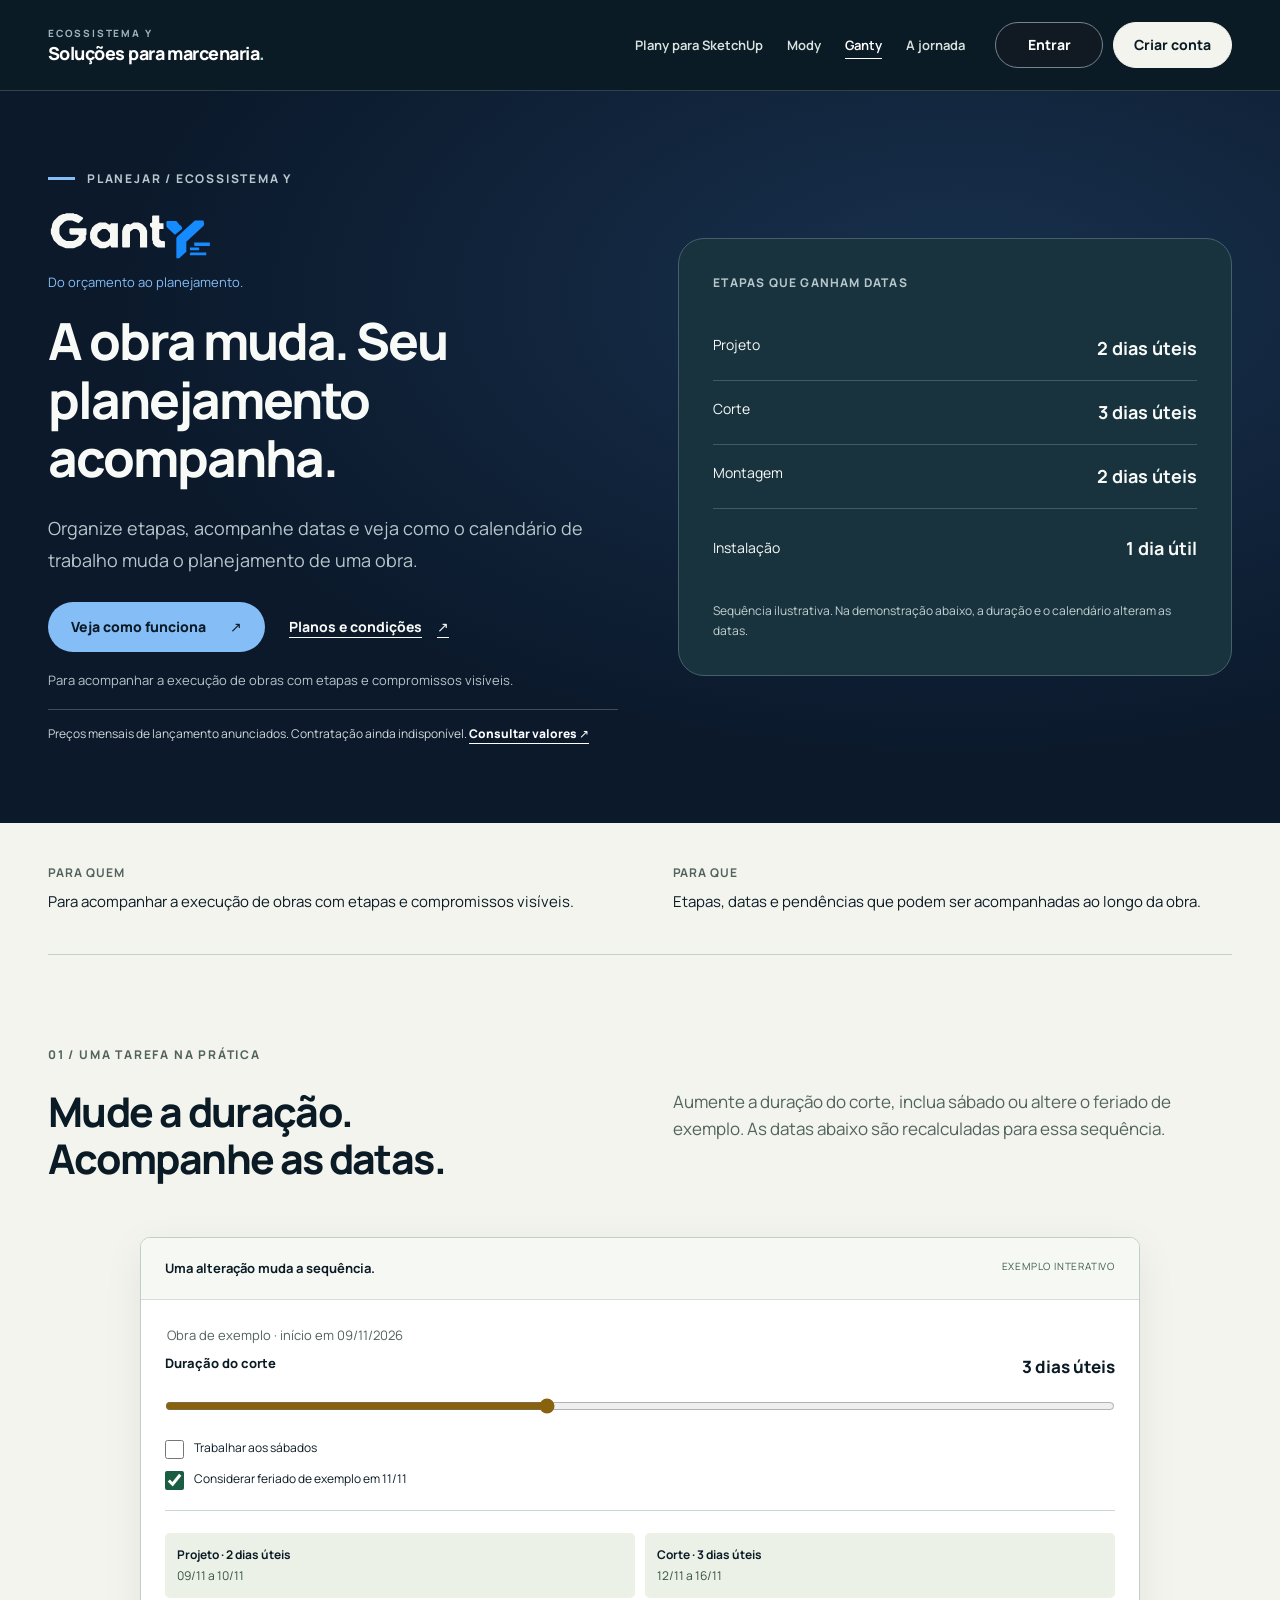
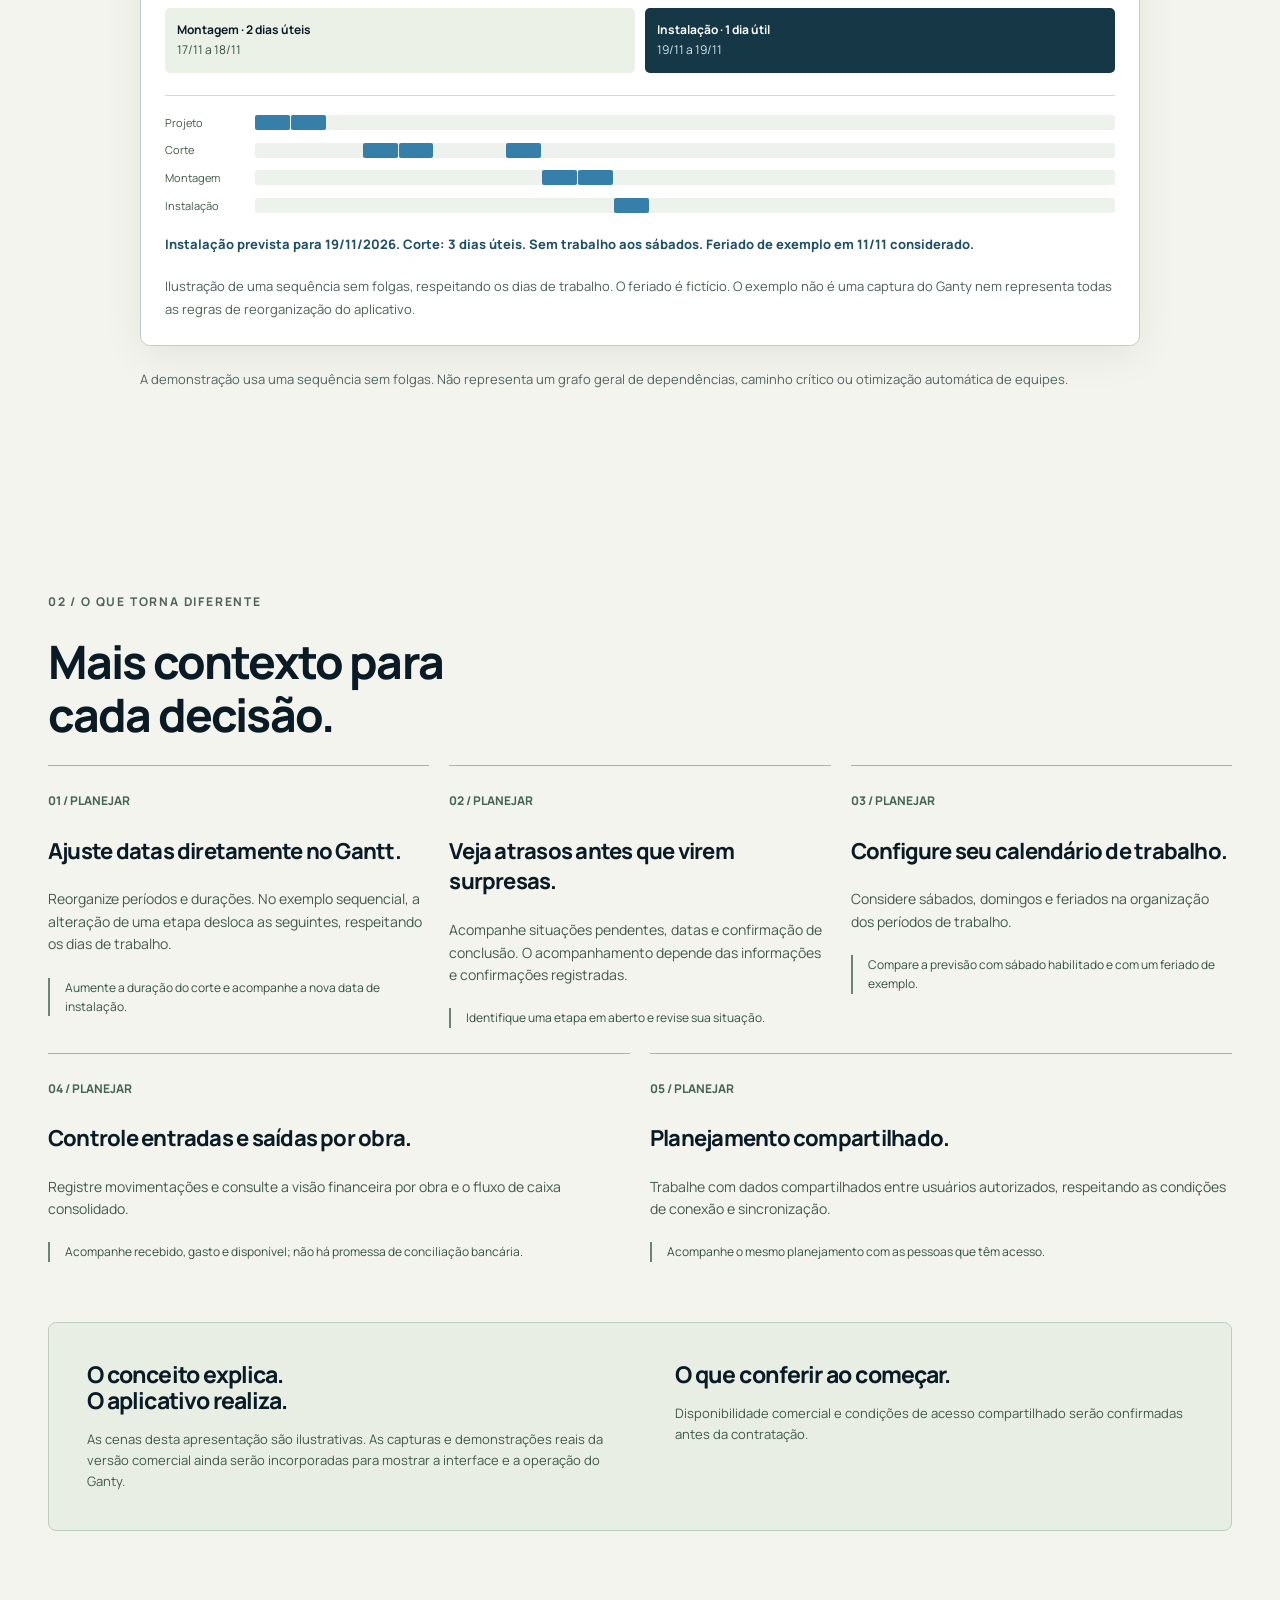
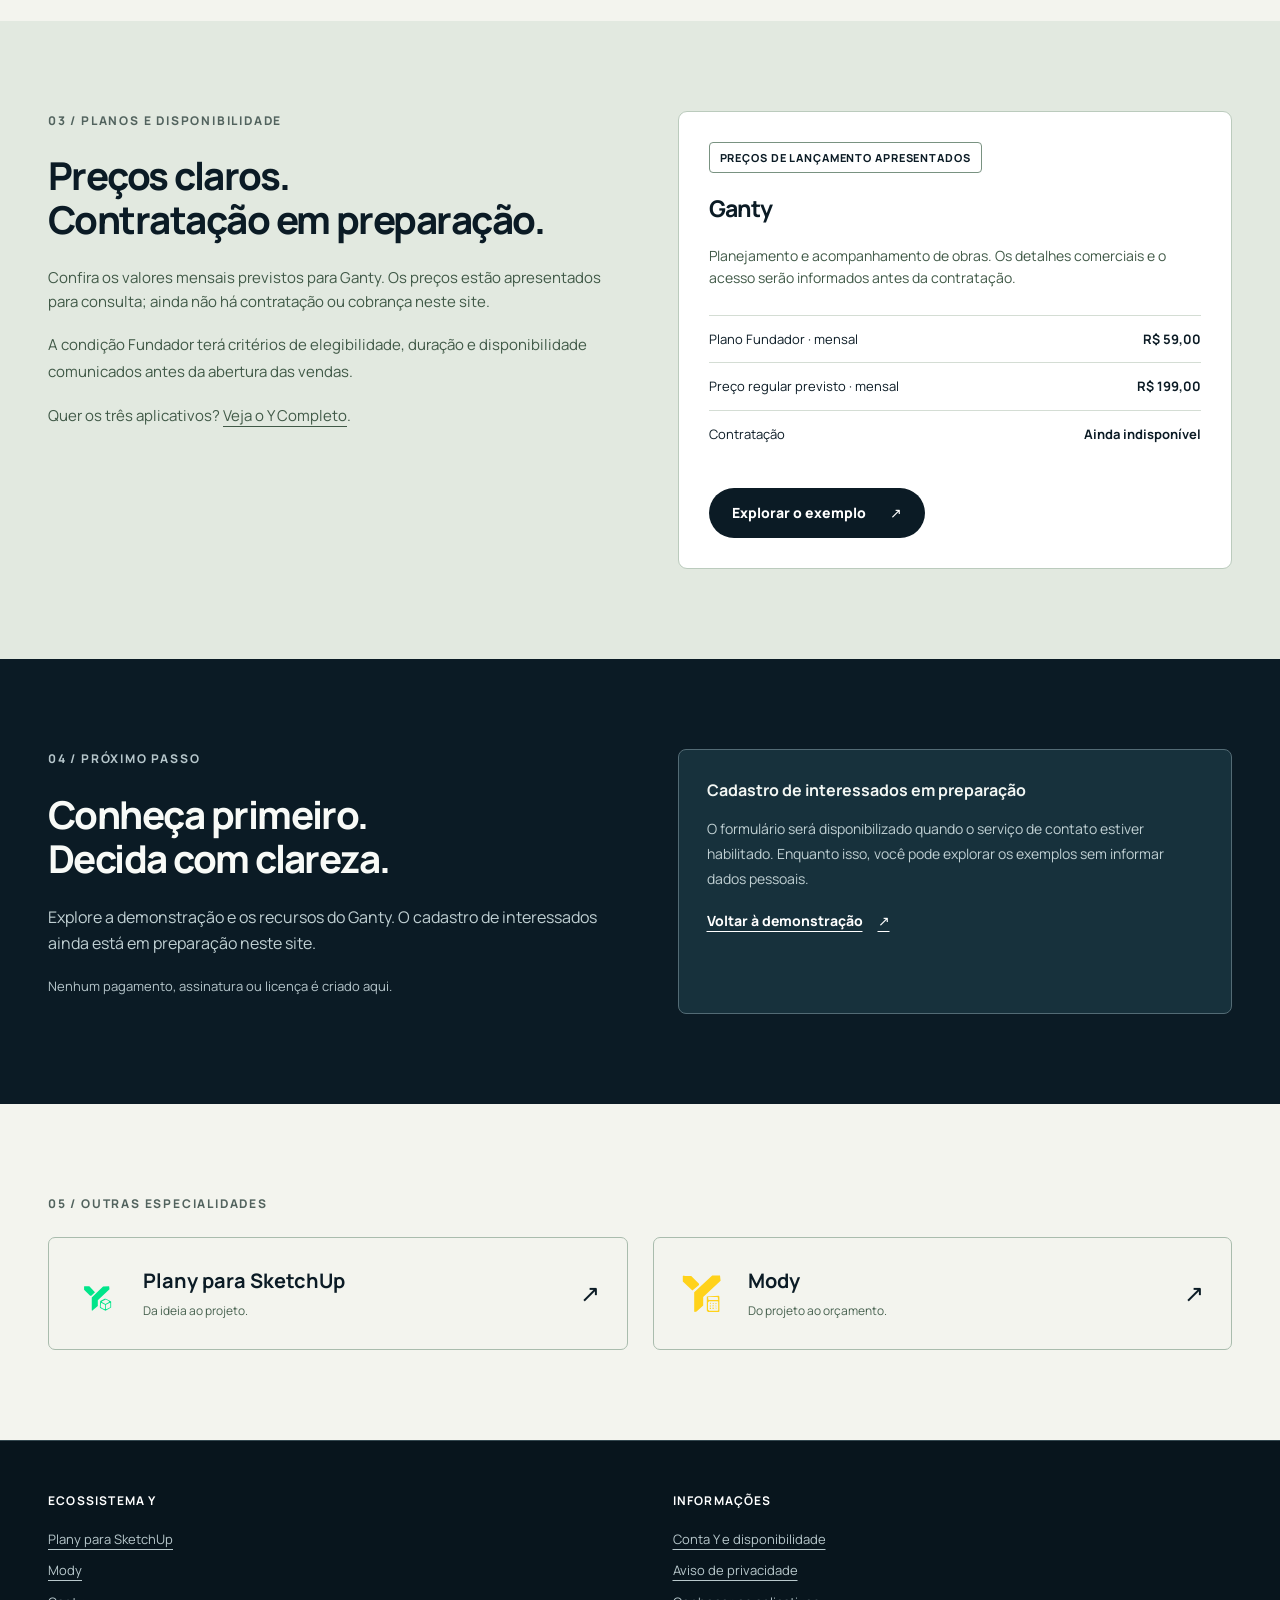
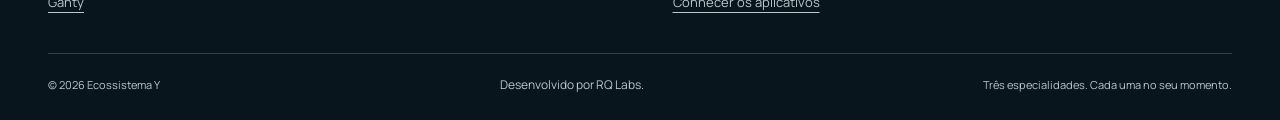
<file: ganty.html>
<!doctype html>
<html lang="pt-BR"><head><meta charset="utf-8"><meta name="viewport" content="width=device-width,initial-scale=1"><meta name="robots" content="noindex,nofollow"><meta name="referrer" content="strict-origin-when-cross-origin"><meta http-equiv="Content-Security-Policy" content="default-src 'self'; script-src 'self'; style-src 'self'; font-src 'self'; img-src 'self' data:; connect-src 'self'; object-src 'none'; base-uri 'none'; form-action 'none'"><meta name="theme-color" content="#0b1b25"><meta name="description" content="Organize etapas, acompanhe datas e veja como o calendário de trabalho muda o planejamento de uma obra."><meta property="og:type" content="website"><meta property="og:title" content="Ganty — Do orçamento ao planejamento."><meta property="og:description" content="Organize etapas, acompanhe datas e veja como o calendário de trabalho muda o planejamento de uma obra."><meta property="og:image" content="./assets/social-preview.svg"><title>Ganty — Do orçamento ao planejamento.</title><link rel="icon" href="./assets/ganty-symbol.svg" type="image/svg+xml"><link rel="preload" href="./assets/manrope-latin.woff2" as="font" type="font/woff2" crossorigin><link rel="stylesheet" href="./site.css?v=4590cb06e7dc49abdf20dc588be9a28096240bda"><script type="module" src="./main.js?v=4590cb06e7dc49abdf20dc588be9a28096240bda"></script><script type="module" src="./product.js?v=4590cb06e7dc49abdf20dc588be9a28096240bda"></script></head><body class="product-page" data-product="ganty"><a class="skip-link" href="#conteudo">Ir para o conteúdo</a><header class="site-header" id="topo"><div class="shell header-inner"><a class="brand ecosystem-brand" href="./index.html?v=4590cb06e7dc49abdf20dc588be9a28096240bda" aria-label="Soluções para marcenaria, Ecossistema Y, início"><span class="ecosystem-brand-label">ECOSSISTEMA Y</span><strong>Soluções para marcenaria<span aria-hidden="true">.</span></strong></a><button class="nav-toggle" id="nav-toggle" type="button" aria-expanded="false" aria-controls="primary-nav" hidden>Menu</button><nav class="main-nav" id="primary-nav" aria-label="Navegação principal"><a href="./plany.html?v=4590cb06e7dc49abdf20dc588be9a28096240bda">Plany para SketchUp</a><a href="./mody.html?v=4590cb06e7dc49abdf20dc588be9a28096240bda">Mody</a><a href="./ganty.html?v=4590cb06e7dc49abdf20dc588be9a28096240bda" aria-current="page">Ganty</a><a href="./index.html?v=4590cb06e7dc49abdf20dc588be9a28096240bda#fluxo">A jornada</a></nav><div class="account-actions" role="group" aria-label="Acesso à Conta Y"><a class="account-button auth-enter" href="./conta-y.html?v=4590cb06e7dc49abdf20dc588be9a28096240bda#entrar">Entrar</a><a class="account-button auth-create" href="./conta-y.html?v=4590cb06e7dc49abdf20dc588be9a28096240bda#criar-conta">Criar conta</a></div></div></header><noscript><div class="noscript-note"><p class="shell">Você pode conhecer todos os produtos e navegar pelas páginas. As simulações interativas precisam de JavaScript; seus exemplos iniciais continuam visíveis.</p></div></noscript><main id="conteudo">
<section class="hero dark"><div class="shell hero-grid"><div><div class="eyebrow">Planejar / ECOSSISTEMA Y</div><img class="product-logo" src="./assets/ganty-logo.svg" alt="Ganty" width="180" height="65"><p class="signature">Do orçamento ao planejamento.</p><h1>A obra muda. Seu planejamento acompanha.</h1><p class="lede">Organize etapas, acompanhe datas e veja como o calendário de trabalho muda o planejamento de uma obra.</p><div class="actions"><a class="button" href="#demonstracao">Veja como funciona<span aria-hidden="true">↗</span></a><a class="text-link" href="#planos">Planos e condições<span aria-hidden="true">↗</span></a></div><p class="hero-context">Para acompanhar a execução de obras com etapas e compromissos visíveis.</p><p class="sales-availability">Preços mensais de lançamento anunciados. Contratação ainda indisponível. <a href="#planos">Consultar valores ↗</a></p></div><div class="hero-summary"><div class="summary-title">ETAPAS QUE GANHAM DATAS</div><div class="price-story"><div><span>Projeto</span><strong>2 dias úteis</strong></div><div><span>Corte</span><strong>3 dias úteis</strong></div><div><span>Montagem</span><strong>2 dias úteis</strong></div><div><span>Instalação</span><strong>1 dia útil</strong></div></div><p class="art-note">Sequência ilustrativa. Na demonstração abaixo, a duração e o calendário alteram as datas.</p></div></div></section>
<div class="shell product-context"><p><strong>PARA QUEM</strong>Para acompanhar a execução de obras com etapas e compromissos visíveis.</p><p><strong>PARA QUE</strong>Etapas, datas e pendências que podem ser acompanhadas ao longo da obra.</p></div>
<section class="section demo-section" id="demonstracao"><div class="shell"><span class="section-index">01 / UMA TAREFA NA PRÁTICA</span><div class="intro-line"><h2>Mude a duração.<br>Acompanhe as datas.</h2><p>Aumente a duração do corte, inclua sábado ou altere o feriado de exemplo. As datas abaixo são recalculadas para essa sequência.</p></div><section class="demo schedule-demo" data-schedule aria-label="Simulação ilustrativa de planejamento"><div class="demo-heading"><strong>Uma alteração muda a sequência.</strong><span class="demo-badge">Exemplo interativo</span></div><div class="demo-body"><fieldset class="schedule-controls" data-js-controls disabled><legend class="fine">Obra de exemplo · início em 09/11/2026</legend><label class="range-label" for="page-ganty-cut">Duração do corte <output data-cut-label for="page-ganty-cut">3 dias úteis</output></label><input id="page-ganty-cut" data-cut type="range" min="1" max="6" value="3" step="1"><label class="check-label"><input data-saturday type="checkbox"><span>Trabalhar aos sábados</span></label><label class="check-label"><input data-holiday type="checkbox" checked><span>Considerar feriado de exemplo em 11/11</span></label></fieldset><div class="schedule-results" data-schedule-results><div class="schedule-item"><strong>Projeto · 2 dias úteis</strong><span>09/11 a 10/11</span></div><div class="schedule-item"><strong>Corte · 3 dias úteis</strong><span>12/11 a 16/11</span></div><div class="schedule-item"><strong>Montagem · 2 dias úteis</strong><span>17/11 a 18/11</span></div><div class="schedule-item"><strong>Instalação · 1 dia útil</strong><span>19/11 a 19/11</span></div></div><div class="schedule-chart" data-schedule-chart aria-hidden="true"></div><p class="schedule-summary" role="status" aria-live="polite" aria-atomic="true" data-schedule-summary>Instalação prevista para 19/11/2026.</p><p class="demo-static-note">Ilustração de uma sequência sem folgas, respeitando os dias de trabalho. O feriado é fictício. O exemplo não é uma captura do Ganty nem representa todas as regras de reorganização do aplicativo.</p><p class="demo-static-note" data-js-note>As datas iniciais estão visíveis. Ative JavaScript para mudar duração e calendário.</p></div></section><p class="fine">A demonstração usa uma sequência sem folgas. Não representa um grafo geral de dependências, caminho crítico ou otimização automática de equipes.</p></div></section>
<section class="section" id="recursos"><div class="shell"><span class="section-index">02 / O QUE TORNA DIFERENTE</span><h2>Mais contexto para<br>cada decisão.</h2><div class="feature-grid"><article class="feature-card"><span class="feature-number">01 / PLANEJAR</span><h3>Ajuste datas diretamente no Gantt.</h3><p>Reorganize períodos e durações. No exemplo sequencial, a alteração de uma etapa desloca as seguintes, respeitando os dias de trabalho.</p><div class="feature-example">Aumente a duração do corte e acompanhe a nova data de instalação.</div></article><article class="feature-card"><span class="feature-number">02 / PLANEJAR</span><h3>Veja atrasos antes que virem surpresas.</h3><p>Acompanhe situações pendentes, datas e confirmação de conclusão. O acompanhamento depende das informações e confirmações registradas.</p><div class="feature-example">Identifique uma etapa em aberto e revise sua situação.</div></article><article class="feature-card"><span class="feature-number">03 / PLANEJAR</span><h3>Configure seu calendário de trabalho.</h3><p>Considere sábados, domingos e feriados na organização dos períodos de trabalho.</p><div class="feature-example">Compare a previsão com sábado habilitado e com um feriado de exemplo.</div></article><article class="feature-card"><span class="feature-number">04 / PLANEJAR</span><h3>Controle entradas e saídas por obra.</h3><p>Registre movimentações e consulte a visão financeira por obra e o fluxo de caixa consolidado.</p><div class="feature-example">Acompanhe recebido, gasto e disponível; não há promessa de conciliação bancária.</div></article><article class="feature-card"><span class="feature-number">05 / PLANEJAR</span><h3>Planejamento compartilhado.</h3><p>Trabalhe com dados compartilhados entre usuários autorizados, respeitando as condições de conexão e sincronização.</p><div class="feature-example">Acompanhe o mesmo planejamento com as pessoas que têm acesso.</div></article></div><aside class="proof-note"><div><h3>O conceito explica.<br>O aplicativo realiza.</h3><p>As cenas desta apresentação são ilustrativas. As capturas e demonstrações reais da versão comercial ainda serão incorporadas para mostrar a interface e a operação do Ganty.</p></div><div><h3>O que conferir ao começar.</h3><p>Disponibilidade comercial e condições de acesso compartilhado serão confirmadas antes da contratação.</p></div></aside></div></section>
<section class="section availability" id="planos"><div class="shell availability-grid"><div><span class="section-index">03 / PLANOS E DISPONIBILIDADE</span><h2>Preços claros.<br>Contratação em preparação.</h2><p>Confira os valores mensais previstos para Ganty. Os preços estão apresentados para consulta; ainda não há contratação ou cobrança neste site.</p><p class="fine">A condição Fundador terá critérios de elegibilidade, duração e disponibilidade comunicados antes da abertura das vendas.</p><p class="fine">Quer os três aplicativos? <a href="./index.html?precos=20261029&amp;v=4590cb06e7dc49abdf20dc588be9a28096240bda#ofertas">Veja o Y Completo</a>.</p></div><div class="availability-card"><span class="status-pill">Preços de lançamento apresentados</span><h3>Ganty</h3><p>Planejamento e acompanhamento de obras. Os detalhes comerciais e o acesso serão informados antes da contratação.</p><ul class="availability-list"><li><span>Plano Fundador · mensal</span><strong>R$ 59,00</strong></li><li><span>Preço regular previsto · mensal</span><strong>R$ 199,00</strong></li><li><span>Contratação</span><strong>Ainda indisponível</strong></li></ul><div class="actions"><a class="button light" href="#demonstracao">Explorar o exemplo<span aria-hidden="true">↗</span></a></div></div></div></section>
<section class="section dark contact" id="interesse" data-interest-section><div class="shell contact-grid"><div><span class="section-index">04 / PRÓXIMO PASSO</span><h2>Conheça primeiro.<br>Decida com clareza.</h2><p>Explore a demonstração e os recursos do Ganty. O cadastro de interessados ainda está em preparação neste site.</p><p class="fine">Nenhum pagamento, assinatura ou licença é criado aqui.</p></div><div class="contact-state"><div data-intake-unavailable><strong>Cadastro de interessados em preparação</strong><p>O formulário será disponibilizado quando o serviço de contato estiver habilitado. Enquanto isso, você pode explorar os exemplos sem informar dados pessoais.</p><a class="text-link" href="#demonstracao">Voltar à demonstração<span aria-hidden="true">↗</span></a></div><form id="interest-form" class="interest-form" data-product="ganty" hidden><strong>Receba informações sobre o Ganty</strong><label for="name">Seu nome</label><input id="name" name="name" autocomplete="name" minlength="2" maxlength="100" required><label for="email">E-mail</label><input id="email" name="email" type="email" autocomplete="email" maxlength="254" required><label for="phone">WhatsApp (opcional)</label><input id="phone" name="phone" type="tel" autocomplete="tel" maxlength="22"><div class="trap" aria-hidden="true"><label for="website">Site</label><input id="website" name="website" tabindex="-1" autocomplete="off"></div><label class="check-label"><input name="consent" type="checkbox" required><span>Autorizo contato sobre o Ganty pelos dados informados. <a href="./privacidade.html?v=4590cb06e7dc49abdf20dc588be9a28096240bda">Leia o aviso de privacidade</a>.</span></label><button class="button" type="submit">Registrar interesse <span aria-hidden="true">↗</span></button><p id="form-status" class="form-status" role="status" aria-live="polite" aria-atomic="true"></p></form></div></div></section><section class="section"><div class="shell"><span class="section-index">05 / OUTRAS ESPECIALIDADES</span><div class="other-products"><a class="other-product" href="./plany.html?v=4590cb06e7dc49abdf20dc588be9a28096240bda"><img class="" src="./assets/plany-symbol.svg" alt="" width="40" height="40"><span><strong>Plany para SketchUp</strong><small>Da ideia ao projeto.</small></span><span class="arrow" aria-hidden="true">↗</span></a><a class="other-product" href="./mody.html?v=4590cb06e7dc49abdf20dc588be9a28096240bda"><img class="" src="./assets/mody-symbol.svg" alt="" width="40" height="40"><span><strong>Mody</strong><small>Do projeto ao orçamento.</small></span><span class="arrow" aria-hidden="true">↗</span></a></div></div></section></main><footer class="site-footer"><div class="shell footer-grid"><nav class="footer-links" aria-label="Aplicativos"><strong>ECOSSISTEMA Y</strong><a href="./plany.html?v=4590cb06e7dc49abdf20dc588be9a28096240bda">Plany para SketchUp</a><a href="./mody.html?v=4590cb06e7dc49abdf20dc588be9a28096240bda">Mody</a><a href="./ganty.html?v=4590cb06e7dc49abdf20dc588be9a28096240bda">Ganty</a></nav><nav class="footer-links" aria-label="Informações"><strong>INFORMAÇÕES</strong><a href="./conta-y.html?v=4590cb06e7dc49abdf20dc588be9a28096240bda">Conta Y e disponibilidade</a><a href="./privacidade.html?v=4590cb06e7dc49abdf20dc588be9a28096240bda">Aviso de privacidade</a><a href="./index.html?v=4590cb06e7dc49abdf20dc588be9a28096240bda#solucoes">Conhecer os aplicativos</a></nav></div><div class="shell footer-bottom"><span>© 2026 Ecossistema Y</span><span class="footer-credit">Desenvolvido por RQ Labs.</span><span>Três especialidades. Cada uma no seu momento.</span></div></footer></body></html>
</file>
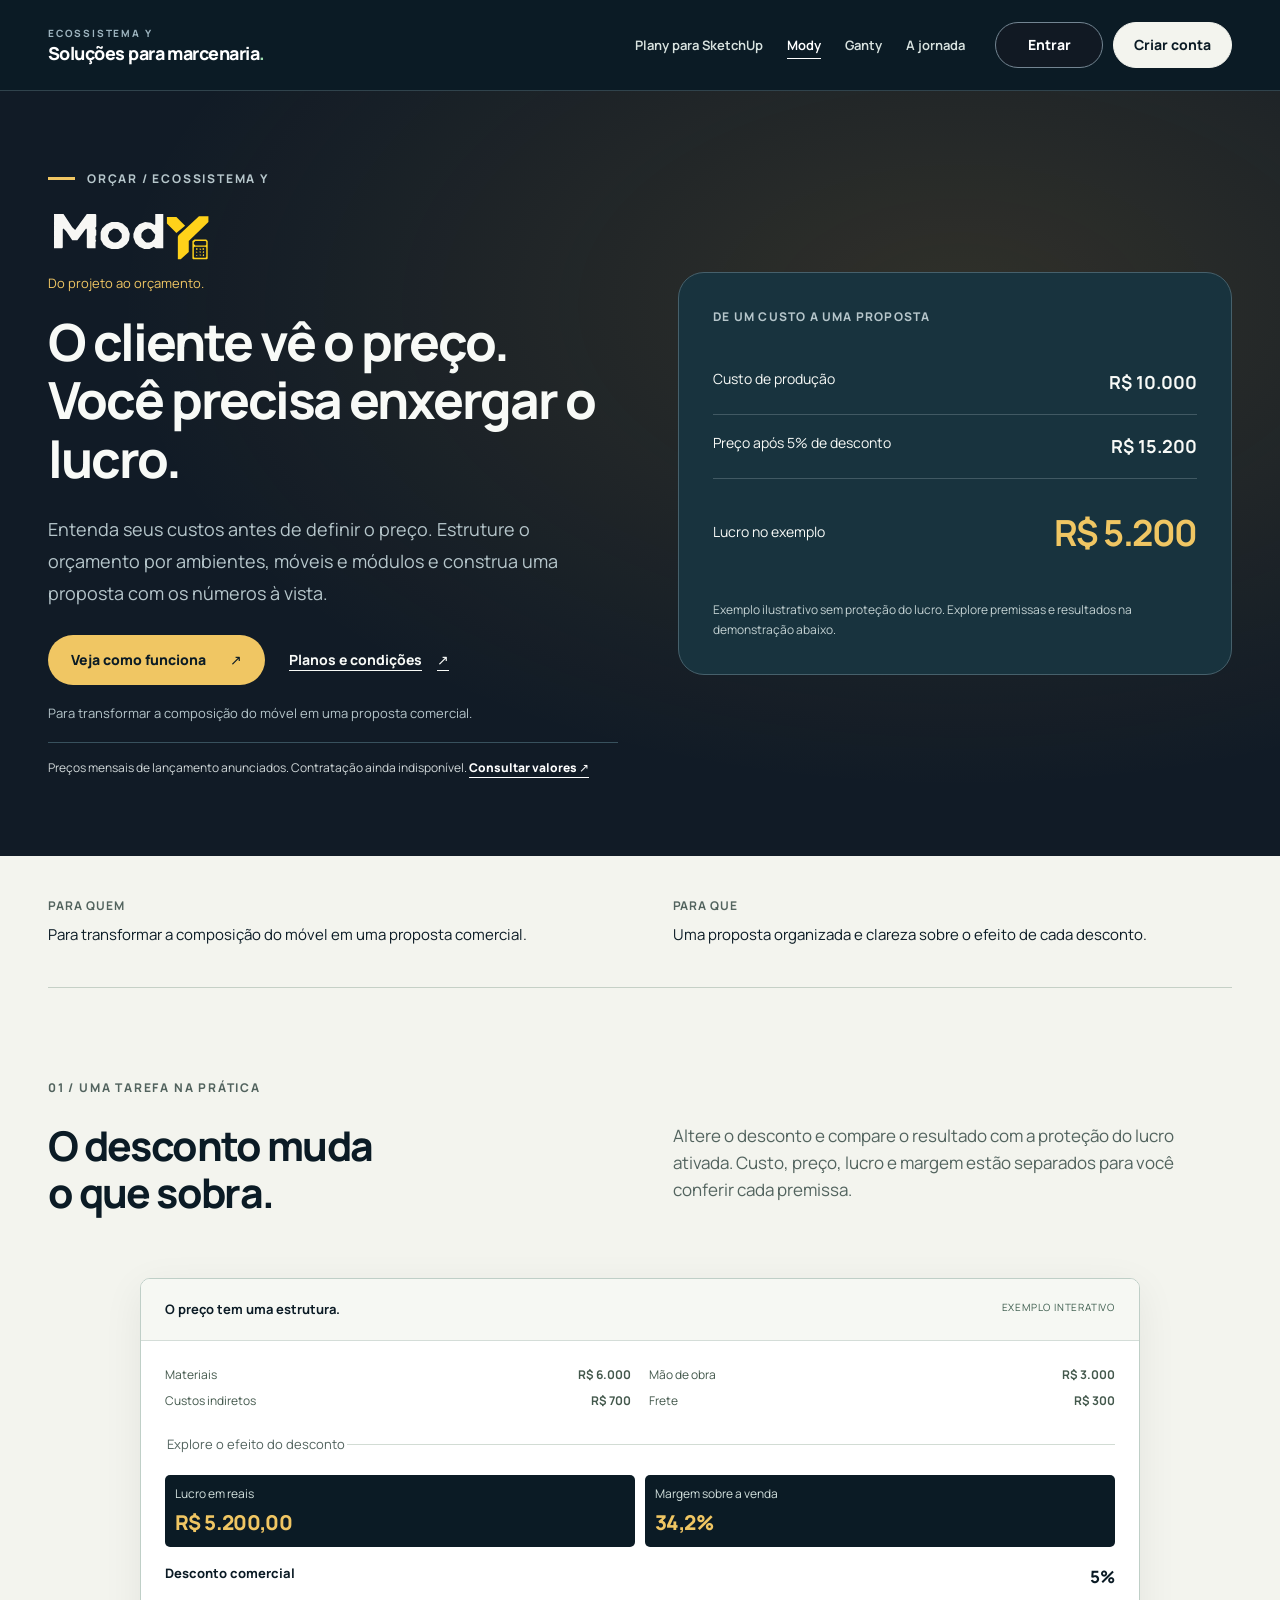
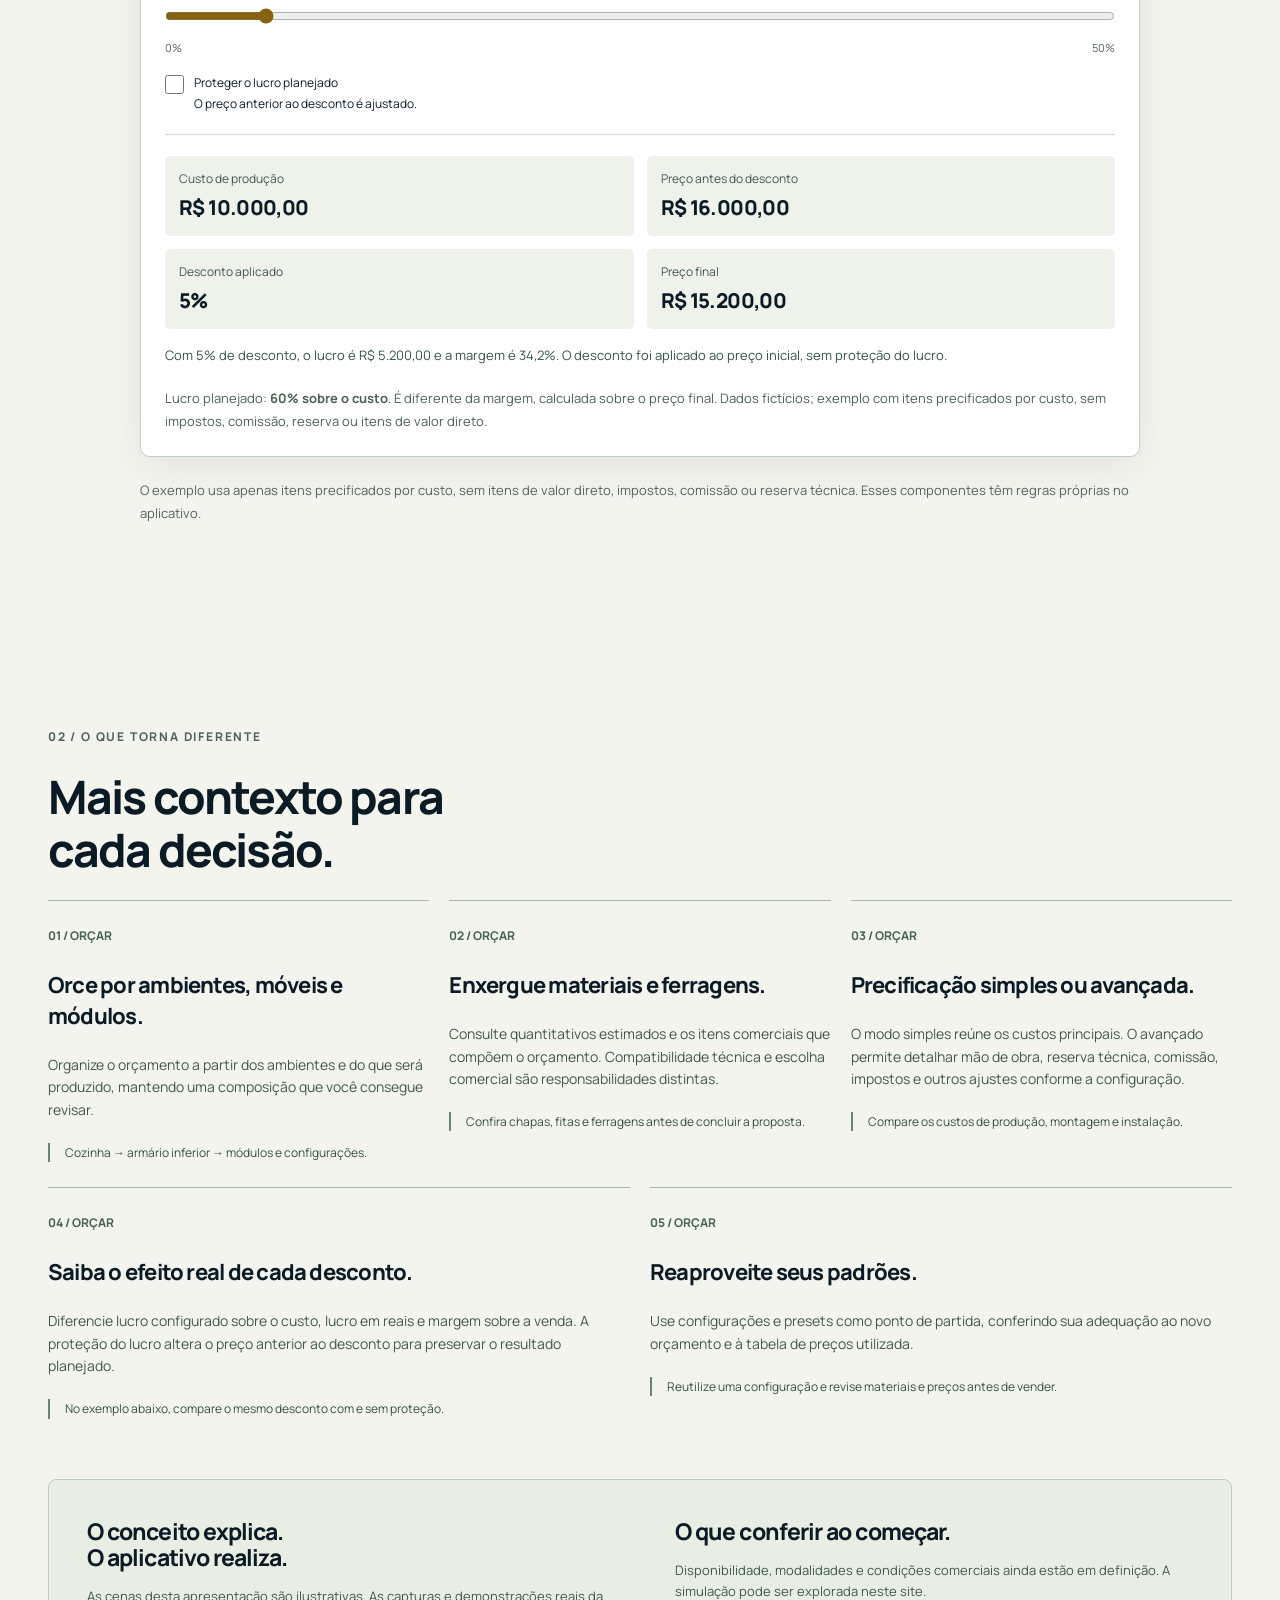
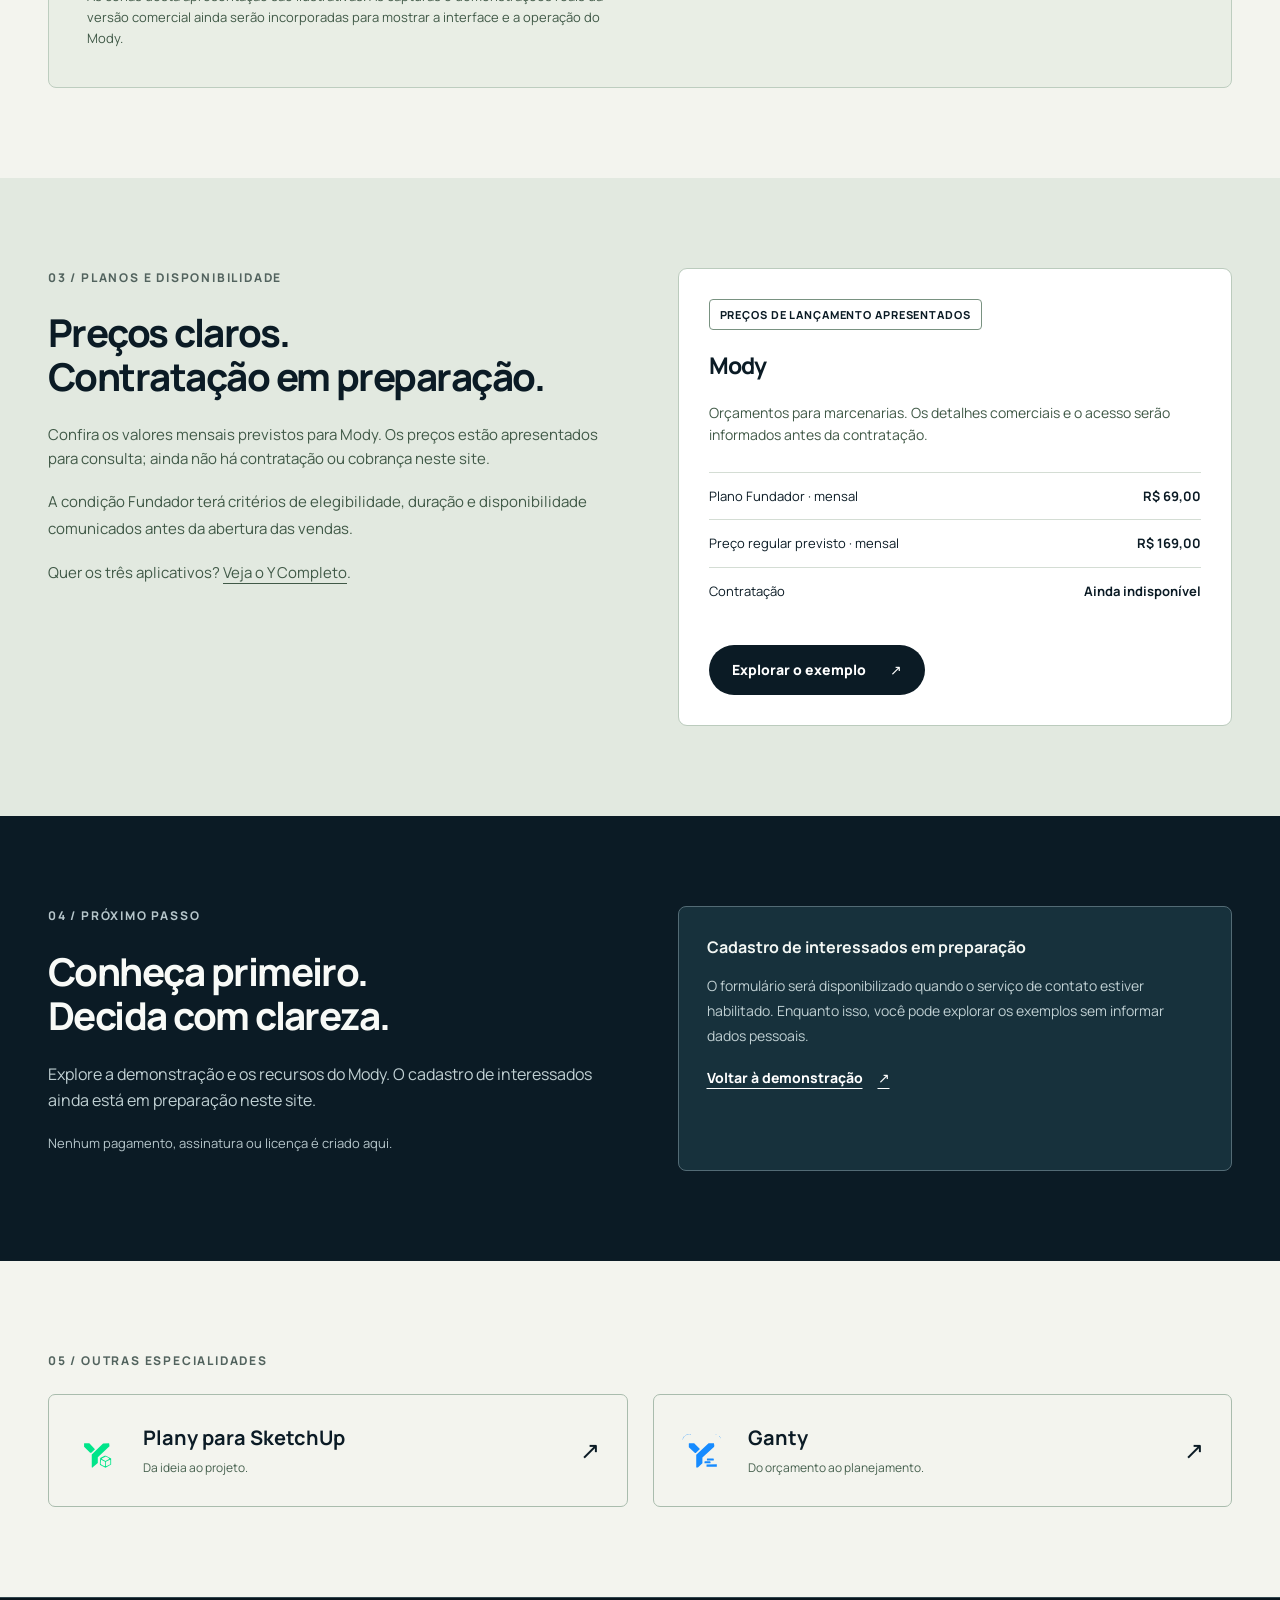
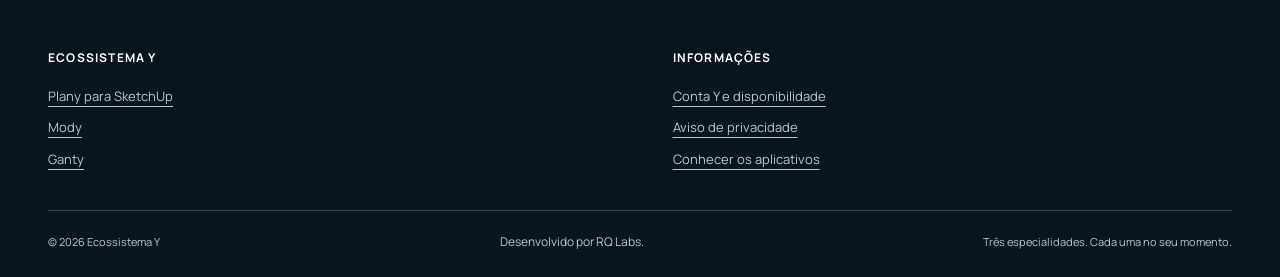
<file: mody.html>
<!doctype html>
<html lang="pt-BR"><head><meta charset="utf-8"><meta name="viewport" content="width=device-width,initial-scale=1"><meta name="robots" content="noindex,nofollow"><meta name="referrer" content="strict-origin-when-cross-origin"><meta http-equiv="Content-Security-Policy" content="default-src 'self'; script-src 'self'; style-src 'self'; font-src 'self'; img-src 'self' data:; connect-src 'self'; object-src 'none'; base-uri 'none'; form-action 'none'"><meta name="theme-color" content="#0b1b25"><meta name="description" content="Entenda seus custos antes de definir o preço. Estruture o orçamento por ambientes, móveis e módulos e construa uma proposta com os números à vista."><meta property="og:type" content="website"><meta property="og:title" content="Mody — Do projeto ao orçamento."><meta property="og:description" content="Entenda seus custos antes de definir o preço. Estruture o orçamento por ambientes, móveis e módulos e construa uma proposta com os números à vista."><meta property="og:image" content="./assets/social-preview.svg"><title>Mody — Do projeto ao orçamento.</title><link rel="icon" href="./assets/mody-symbol.svg" type="image/svg+xml"><link rel="preload" href="./assets/manrope-latin.woff2" as="font" type="font/woff2" crossorigin><link rel="stylesheet" href="./site.css?v=4590cb06e7dc49abdf20dc588be9a28096240bda"><script type="module" src="./main.js?v=4590cb06e7dc49abdf20dc588be9a28096240bda"></script><script type="module" src="./product.js?v=4590cb06e7dc49abdf20dc588be9a28096240bda"></script></head><body class="product-page" data-product="mody"><a class="skip-link" href="#conteudo">Ir para o conteúdo</a><header class="site-header" id="topo"><div class="shell header-inner"><a class="brand ecosystem-brand" href="./index.html?v=4590cb06e7dc49abdf20dc588be9a28096240bda" aria-label="Soluções para marcenaria, Ecossistema Y, início"><span class="ecosystem-brand-label">ECOSSISTEMA Y</span><strong>Soluções para marcenaria<span aria-hidden="true">.</span></strong></a><button class="nav-toggle" id="nav-toggle" type="button" aria-expanded="false" aria-controls="primary-nav" hidden>Menu</button><nav class="main-nav" id="primary-nav" aria-label="Navegação principal"><a href="./plany.html?v=4590cb06e7dc49abdf20dc588be9a28096240bda">Plany para SketchUp</a><a href="./mody.html?v=4590cb06e7dc49abdf20dc588be9a28096240bda" aria-current="page">Mody</a><a href="./ganty.html?v=4590cb06e7dc49abdf20dc588be9a28096240bda">Ganty</a><a href="./index.html?v=4590cb06e7dc49abdf20dc588be9a28096240bda#fluxo">A jornada</a></nav><div class="account-actions" role="group" aria-label="Acesso à Conta Y"><a class="account-button auth-enter" href="./conta-y.html?v=4590cb06e7dc49abdf20dc588be9a28096240bda#entrar">Entrar</a><a class="account-button auth-create" href="./conta-y.html?v=4590cb06e7dc49abdf20dc588be9a28096240bda#criar-conta">Criar conta</a></div></div></header><noscript><div class="noscript-note"><p class="shell">Você pode conhecer todos os produtos e navegar pelas páginas. As simulações interativas precisam de JavaScript; seus exemplos iniciais continuam visíveis.</p></div></noscript><main id="conteudo">
<section class="hero dark"><div class="shell hero-grid"><div><div class="eyebrow">Orçar / ECOSSISTEMA Y</div><img class="product-logo" src="./assets/mody-logo.svg" alt="Mody" width="180" height="65"><p class="signature">Do projeto ao orçamento.</p><h1>O cliente vê o preço. Você precisa enxergar o lucro.</h1><p class="lede">Entenda seus custos antes de definir o preço. Estruture o orçamento por ambientes, móveis e módulos e construa uma proposta com os números à vista.</p><div class="actions"><a class="button" href="#demonstracao">Veja como funciona<span aria-hidden="true">↗</span></a><a class="text-link" href="#planos">Planos e condições<span aria-hidden="true">↗</span></a></div><p class="hero-context">Para transformar a composição do móvel em uma proposta comercial.</p><p class="sales-availability">Preços mensais de lançamento anunciados. Contratação ainda indisponível. <a href="#planos">Consultar valores ↗</a></p></div><div class="hero-summary"><div class="summary-title">DE UM CUSTO A UMA PROPOSTA</div><div class="price-story"><div><span>Custo de produção</span><strong>R$ 10.000</strong></div><div><span>Preço após 5% de desconto</span><strong>R$ 15.200</strong></div><div><span>Lucro no exemplo</span><strong class="story-profit">R$ 5.200</strong></div></div><p class="art-note">Exemplo ilustrativo sem proteção do lucro. Explore premissas e resultados na demonstração abaixo.</p></div></div></section>
<div class="shell product-context"><p><strong>PARA QUEM</strong>Para transformar a composição do móvel em uma proposta comercial.</p><p><strong>PARA QUE</strong>Uma proposta organizada e clareza sobre o efeito de cada desconto.</p></div>
<section class="section demo-section" id="demonstracao"><div class="shell"><span class="section-index">01 / UMA TAREFA NA PRÁTICA</span><div class="intro-line"><h2>O desconto muda<br>o que sobra.</h2><p>Altere o desconto e compare o resultado com a proteção do lucro ativada. Custo, preço, lucro e margem estão separados para você conferir cada premissa.</p></div><section class="demo pricing-demo" data-pricing aria-label="Simulação ilustrativa de preço e desconto"><div class="demo-heading"><strong>O preço tem uma estrutura.</strong><span class="demo-badge">Exemplo interativo</span></div><div class="demo-body"><ul class="cost-breakdown" aria-label="Composição do custo"><li><span>Materiais</span><strong>R$ 6.000</strong></li><li><span>Mão de obra</span><strong>R$ 3.000</strong></li><li><span>Custos indiretos</span><strong>R$ 700</strong></li><li><span>Frete</span><strong>R$ 300</strong></li></ul><fieldset class="demo-controls" data-js-controls disabled><legend class="fine">Explore o efeito do desconto</legend><dl class="metrics pricing-outcome"><div class="metric highlight" data-metric="profit"><dt>Lucro em reais</dt><dd data-price="profit">R$ 5.200,00</dd></div><div class="metric highlight" data-metric="margin"><dt>Margem sobre a venda</dt><dd data-price="margin">34,2%</dd></div></dl><label class="range-label" for="page-mody-discount">Desconto comercial <output data-discount-label for="page-mody-discount">5%</output></label><input id="page-mody-discount" data-discount type="range" min="0" max="50" step="0.5" value="5" aria-describedby="page-mody-premises"><div class="range-limits"><span>0%</span><span>50%</span></div><label class="check-label"><input data-protect type="checkbox"><span>Proteger o lucro planejado<br>O preço anterior ao desconto é ajustado.</span></label></fieldset><dl class="metrics pricing-details"><div class="metric " data-metric="cost"><dt>Custo de produção</dt><dd data-price="cost">R$ 10.000,00</dd></div><div class="metric " data-metric="before"><dt>Preço antes do desconto</dt><dd data-price="before">R$ 16.000,00</dd></div><div class="metric " data-metric="discount"><dt>Desconto aplicado</dt><dd data-price="discount">5%</dd></div><div class="metric " data-metric="sale"><dt>Preço final</dt><dd data-price="sale">R$ 15.200,00</dd></div></dl><p class="demo-result" role="status" aria-live="polite" aria-atomic="true" data-pricing-result>Com 5% de desconto, o lucro é R$ 5.200,00 e a margem é 34,2%.</p><p class="demo-static-note" id="page-mody-premises">Lucro planejado: <strong>60% sobre o custo</strong>. É diferente da margem, calculada sobre o preço final. Dados fictícios; exemplo com itens precificados por custo, sem impostos, comissão, reserva ou itens de valor direto.</p><p class="demo-static-note" data-js-note>Exemplo inicial: 5% de desconto, sem proteção do lucro. Ative JavaScript para alterar os controles.</p></div></section><p class="fine">O exemplo usa apenas itens precificados por custo, sem itens de valor direto, impostos, comissão ou reserva técnica. Esses componentes têm regras próprias no aplicativo.</p></div></section>
<section class="section" id="recursos"><div class="shell"><span class="section-index">02 / O QUE TORNA DIFERENTE</span><h2>Mais contexto para<br>cada decisão.</h2><div class="feature-grid"><article class="feature-card"><span class="feature-number">01 / ORÇAR</span><h3>Orce por ambientes, móveis e módulos.</h3><p>Organize o orçamento a partir dos ambientes e do que será produzido, mantendo uma composição que você consegue revisar.</p><div class="feature-example">Cozinha → armário inferior → módulos e configurações.</div></article><article class="feature-card"><span class="feature-number">02 / ORÇAR</span><h3>Enxergue materiais e ferragens.</h3><p>Consulte quantitativos estimados e os itens comerciais que compõem o orçamento. Compatibilidade técnica e escolha comercial são responsabilidades distintas.</p><div class="feature-example">Confira chapas, fitas e ferragens antes de concluir a proposta.</div></article><article class="feature-card"><span class="feature-number">03 / ORÇAR</span><h3>Precificação simples ou avançada.</h3><p>O modo simples reúne os custos principais. O avançado permite detalhar mão de obra, reserva técnica, comissão, impostos e outros ajustes conforme a configuração.</p><div class="feature-example">Compare os custos de produção, montagem e instalação.</div></article><article class="feature-card"><span class="feature-number">04 / ORÇAR</span><h3>Saiba o efeito real de cada desconto.</h3><p>Diferencie lucro configurado sobre o custo, lucro em reais e margem sobre a venda. A proteção do lucro altera o preço anterior ao desconto para preservar o resultado planejado.</p><div class="feature-example">No exemplo abaixo, compare o mesmo desconto com e sem proteção.</div></article><article class="feature-card"><span class="feature-number">05 / ORÇAR</span><h3>Reaproveite seus padrões.</h3><p>Use configurações e presets como ponto de partida, conferindo sua adequação ao novo orçamento e à tabela de preços utilizada.</p><div class="feature-example">Reutilize uma configuração e revise materiais e preços antes de vender.</div></article></div><aside class="proof-note"><div><h3>O conceito explica.<br>O aplicativo realiza.</h3><p>As cenas desta apresentação são ilustrativas. As capturas e demonstrações reais da versão comercial ainda serão incorporadas para mostrar a interface e a operação do Mody.</p></div><div><h3>O que conferir ao começar.</h3><p>Disponibilidade, modalidades e condições comerciais ainda estão em definição. A simulação pode ser explorada neste site.</p></div></aside></div></section>
<section class="section availability" id="planos"><div class="shell availability-grid"><div><span class="section-index">03 / PLANOS E DISPONIBILIDADE</span><h2>Preços claros.<br>Contratação em preparação.</h2><p>Confira os valores mensais previstos para Mody. Os preços estão apresentados para consulta; ainda não há contratação ou cobrança neste site.</p><p class="fine">A condição Fundador terá critérios de elegibilidade, duração e disponibilidade comunicados antes da abertura das vendas.</p><p class="fine">Quer os três aplicativos? <a href="./index.html?precos=20261029&amp;v=4590cb06e7dc49abdf20dc588be9a28096240bda#ofertas">Veja o Y Completo</a>.</p></div><div class="availability-card"><span class="status-pill">Preços de lançamento apresentados</span><h3>Mody</h3><p>Orçamentos para marcenarias. Os detalhes comerciais e o acesso serão informados antes da contratação.</p><ul class="availability-list"><li><span>Plano Fundador · mensal</span><strong>R$ 69,00</strong></li><li><span>Preço regular previsto · mensal</span><strong>R$ 169,00</strong></li><li><span>Contratação</span><strong>Ainda indisponível</strong></li></ul><div class="actions"><a class="button light" href="#demonstracao">Explorar o exemplo<span aria-hidden="true">↗</span></a></div></div></div></section>
<section class="section dark contact" id="interesse" data-interest-section><div class="shell contact-grid"><div><span class="section-index">04 / PRÓXIMO PASSO</span><h2>Conheça primeiro.<br>Decida com clareza.</h2><p>Explore a demonstração e os recursos do Mody. O cadastro de interessados ainda está em preparação neste site.</p><p class="fine">Nenhum pagamento, assinatura ou licença é criado aqui.</p></div><div class="contact-state"><div data-intake-unavailable><strong>Cadastro de interessados em preparação</strong><p>O formulário será disponibilizado quando o serviço de contato estiver habilitado. Enquanto isso, você pode explorar os exemplos sem informar dados pessoais.</p><a class="text-link" href="#demonstracao">Voltar à demonstração<span aria-hidden="true">↗</span></a></div><form id="interest-form" class="interest-form" data-product="mody" hidden><strong>Receba informações sobre o Mody</strong><label for="name">Seu nome</label><input id="name" name="name" autocomplete="name" minlength="2" maxlength="100" required><label for="email">E-mail</label><input id="email" name="email" type="email" autocomplete="email" maxlength="254" required><label for="phone">WhatsApp (opcional)</label><input id="phone" name="phone" type="tel" autocomplete="tel" maxlength="22"><div class="trap" aria-hidden="true"><label for="website">Site</label><input id="website" name="website" tabindex="-1" autocomplete="off"></div><label class="check-label"><input name="consent" type="checkbox" required><span>Autorizo contato sobre o Mody pelos dados informados. <a href="./privacidade.html?v=4590cb06e7dc49abdf20dc588be9a28096240bda">Leia o aviso de privacidade</a>.</span></label><button class="button" type="submit">Registrar interesse <span aria-hidden="true">↗</span></button><p id="form-status" class="form-status" role="status" aria-live="polite" aria-atomic="true"></p></form></div></div></section><section class="section"><div class="shell"><span class="section-index">05 / OUTRAS ESPECIALIDADES</span><div class="other-products"><a class="other-product" href="./plany.html?v=4590cb06e7dc49abdf20dc588be9a28096240bda"><img class="" src="./assets/plany-symbol.svg" alt="" width="40" height="40"><span><strong>Plany para SketchUp</strong><small>Da ideia ao projeto.</small></span><span class="arrow" aria-hidden="true">↗</span></a><a class="other-product" href="./ganty.html?v=4590cb06e7dc49abdf20dc588be9a28096240bda"><img class="" src="./assets/ganty-symbol.svg" alt="" width="40" height="40"><span><strong>Ganty</strong><small>Do orçamento ao planejamento.</small></span><span class="arrow" aria-hidden="true">↗</span></a></div></div></section></main><footer class="site-footer"><div class="shell footer-grid"><nav class="footer-links" aria-label="Aplicativos"><strong>ECOSSISTEMA Y</strong><a href="./plany.html?v=4590cb06e7dc49abdf20dc588be9a28096240bda">Plany para SketchUp</a><a href="./mody.html?v=4590cb06e7dc49abdf20dc588be9a28096240bda">Mody</a><a href="./ganty.html?v=4590cb06e7dc49abdf20dc588be9a28096240bda">Ganty</a></nav><nav class="footer-links" aria-label="Informações"><strong>INFORMAÇÕES</strong><a href="./conta-y.html?v=4590cb06e7dc49abdf20dc588be9a28096240bda">Conta Y e disponibilidade</a><a href="./privacidade.html?v=4590cb06e7dc49abdf20dc588be9a28096240bda">Aviso de privacidade</a><a href="./index.html?v=4590cb06e7dc49abdf20dc588be9a28096240bda#solucoes">Conhecer os aplicativos</a></nav></div><div class="shell footer-bottom"><span>© 2026 Ecossistema Y</span><span class="footer-credit">Desenvolvido por RQ Labs.</span><span>Três especialidades. Cada uma no seu momento.</span></div></footer></body></html>
</file>
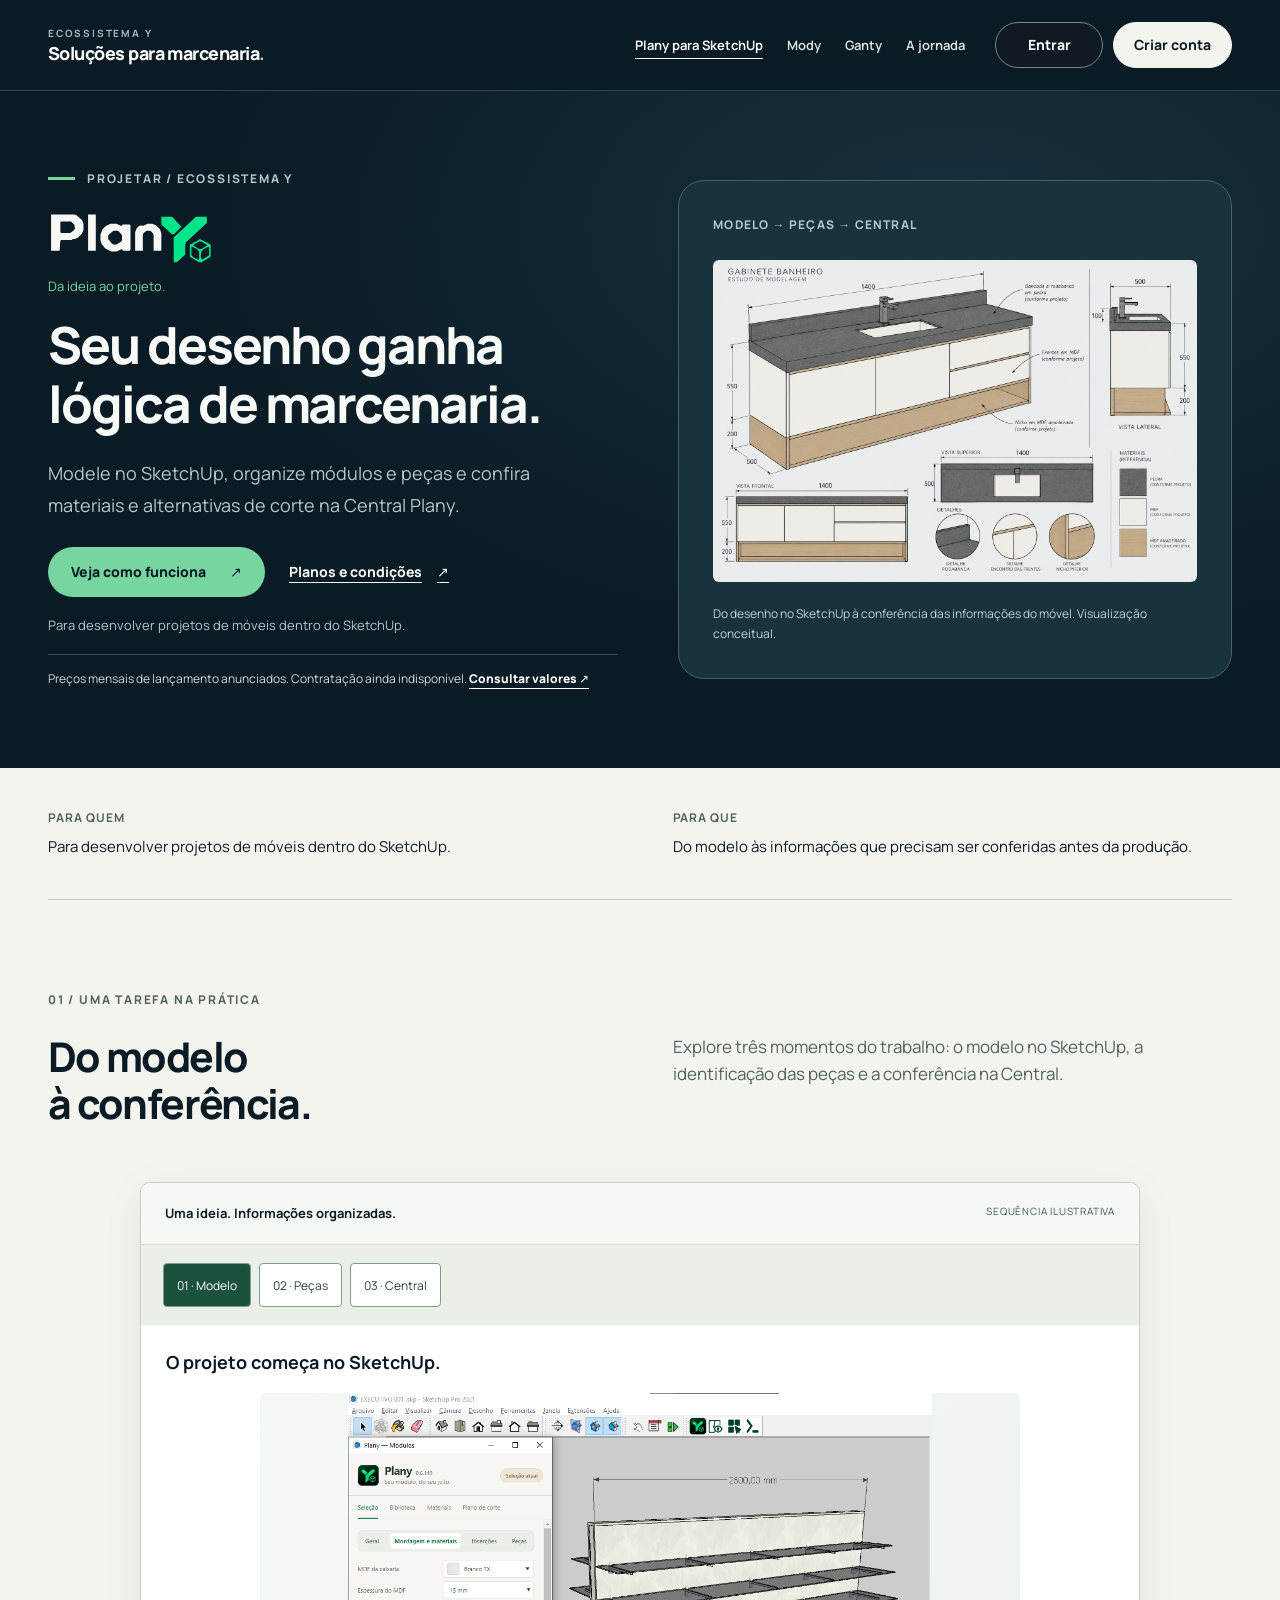
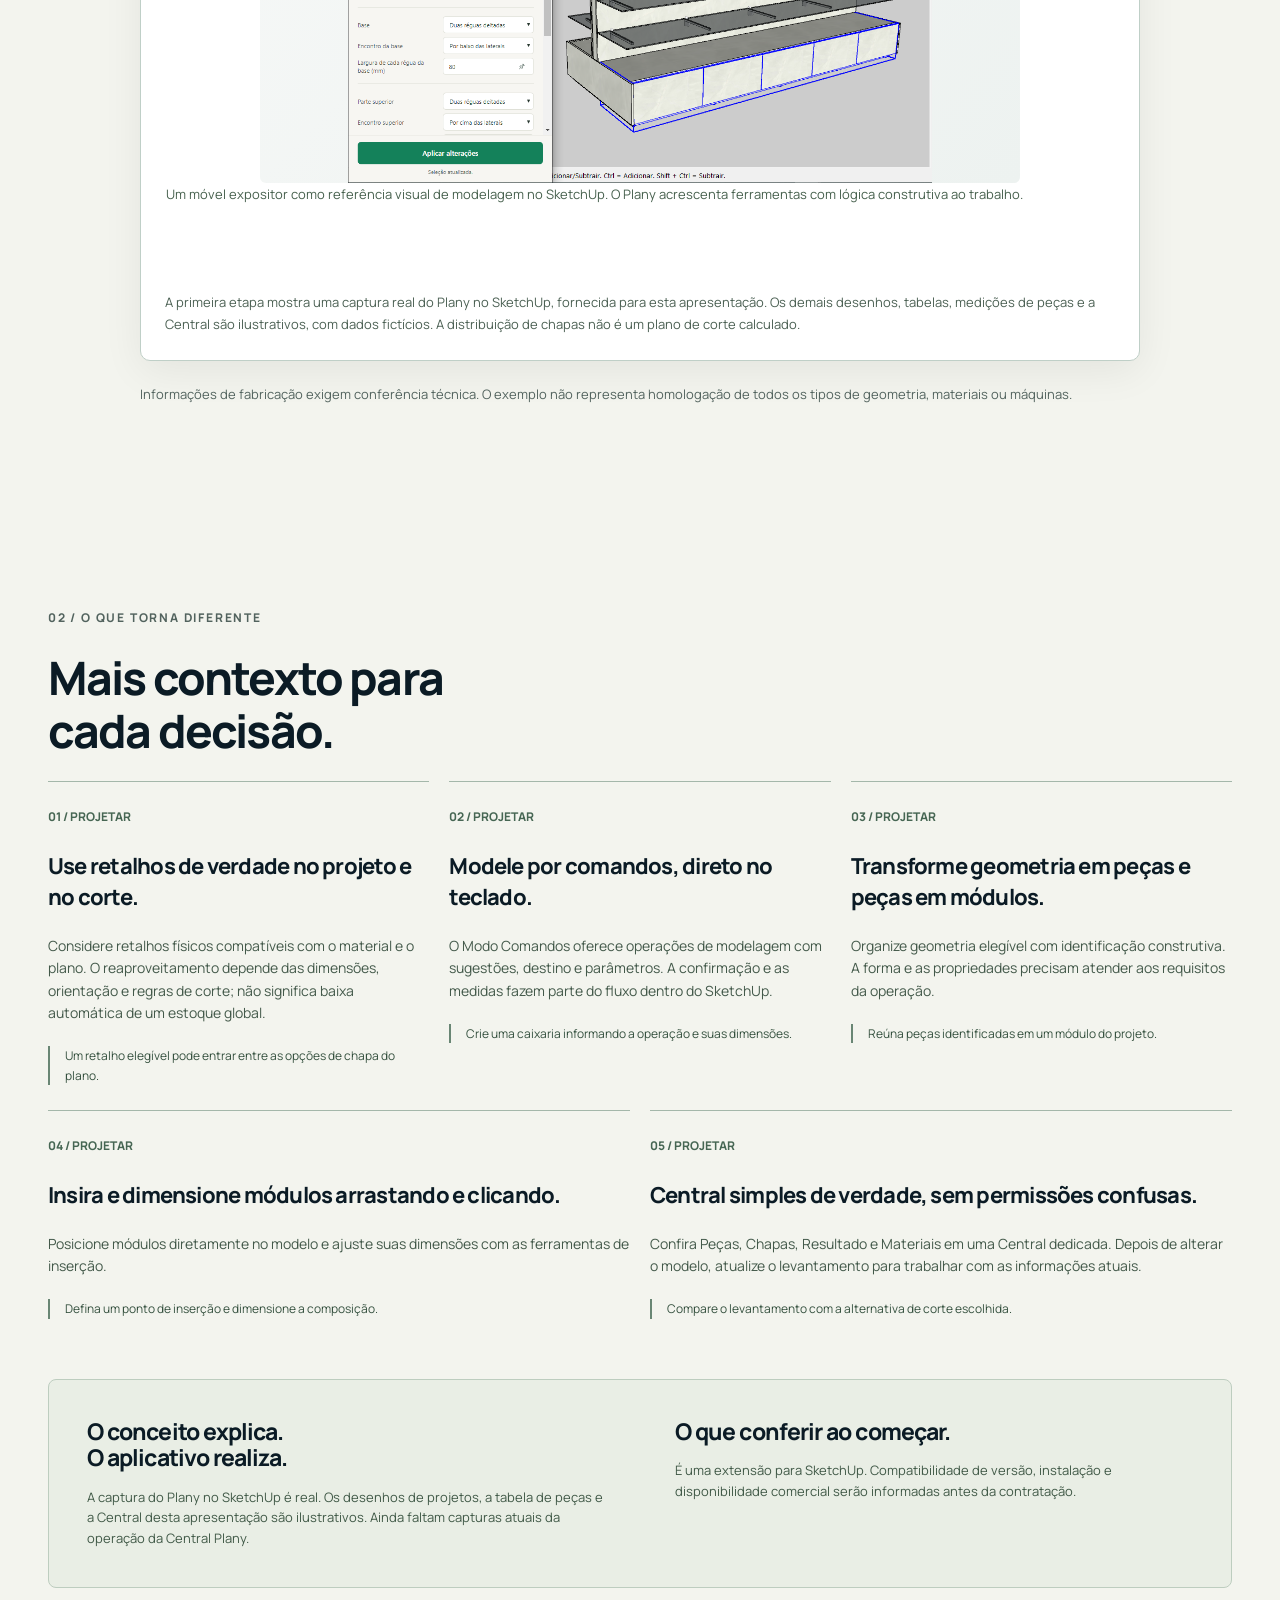
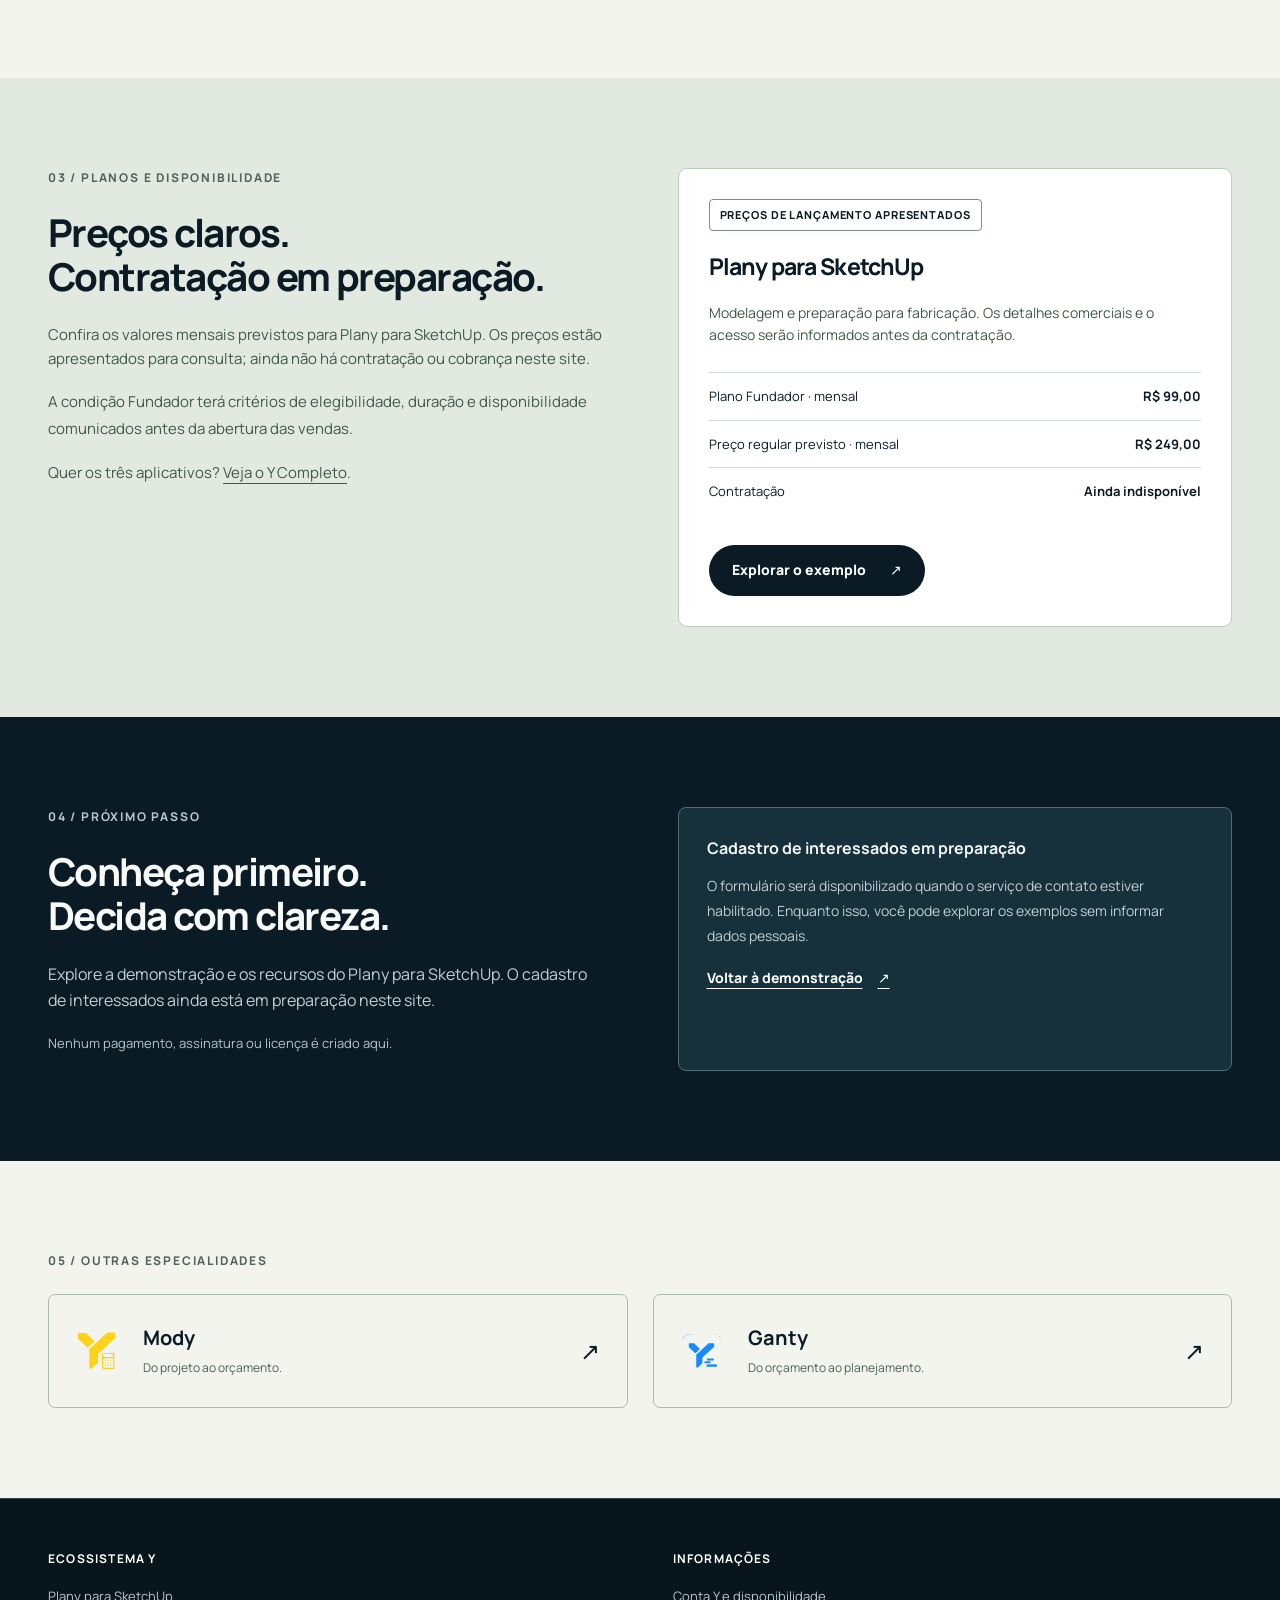
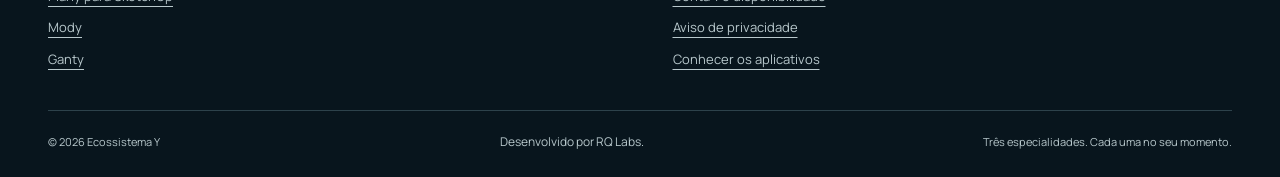
<file: plany.html>
<!doctype html>
<html lang="pt-BR"><head><meta charset="utf-8"><meta name="viewport" content="width=device-width,initial-scale=1"><meta name="robots" content="noindex,nofollow"><meta name="referrer" content="strict-origin-when-cross-origin"><meta http-equiv="Content-Security-Policy" content="default-src 'self'; script-src 'self'; style-src 'self'; font-src 'self'; img-src 'self' data:; connect-src 'self'; object-src 'none'; base-uri 'none'; form-action 'none'"><meta name="theme-color" content="#0b1b25"><meta name="description" content="Modele no SketchUp, organize módulos e peças e confira materiais e alternativas de corte na Central Plany."><meta property="og:type" content="website"><meta property="og:title" content="Plany para SketchUp — Da ideia ao projeto."><meta property="og:description" content="Modele no SketchUp, organize módulos e peças e confira materiais e alternativas de corte na Central Plany."><meta property="og:image" content="./assets/social-preview.svg"><title>Plany para SketchUp — Da ideia ao projeto.</title><link rel="icon" href="./assets/plany-symbol.svg" type="image/svg+xml"><link rel="preload" href="./assets/manrope-latin.woff2" as="font" type="font/woff2" crossorigin><link rel="stylesheet" href="./site.css?v=4590cb06e7dc49abdf20dc588be9a28096240bda"><script type="module" src="./main.js?v=4590cb06e7dc49abdf20dc588be9a28096240bda"></script><script type="module" src="./product.js?v=4590cb06e7dc49abdf20dc588be9a28096240bda"></script></head><body class="product-page" data-product="plany"><a class="skip-link" href="#conteudo">Ir para o conteúdo</a><header class="site-header" id="topo"><div class="shell header-inner"><a class="brand ecosystem-brand" href="./index.html?v=4590cb06e7dc49abdf20dc588be9a28096240bda" aria-label="Soluções para marcenaria, Ecossistema Y, início"><span class="ecosystem-brand-label">ECOSSISTEMA Y</span><strong>Soluções para marcenaria<span aria-hidden="true">.</span></strong></a><button class="nav-toggle" id="nav-toggle" type="button" aria-expanded="false" aria-controls="primary-nav" hidden>Menu</button><nav class="main-nav" id="primary-nav" aria-label="Navegação principal"><a href="./plany.html?v=4590cb06e7dc49abdf20dc588be9a28096240bda" aria-current="page">Plany para SketchUp</a><a href="./mody.html?v=4590cb06e7dc49abdf20dc588be9a28096240bda">Mody</a><a href="./ganty.html?v=4590cb06e7dc49abdf20dc588be9a28096240bda">Ganty</a><a href="./index.html?v=4590cb06e7dc49abdf20dc588be9a28096240bda#fluxo">A jornada</a></nav><div class="account-actions" role="group" aria-label="Acesso à Conta Y"><a class="account-button auth-enter" href="./conta-y.html?v=4590cb06e7dc49abdf20dc588be9a28096240bda#entrar">Entrar</a><a class="account-button auth-create" href="./conta-y.html?v=4590cb06e7dc49abdf20dc588be9a28096240bda#criar-conta">Criar conta</a></div></div></header><noscript><div class="noscript-note"><p class="shell">Você pode conhecer todos os produtos e navegar pelas páginas. As simulações interativas precisam de JavaScript; seus exemplos iniciais continuam visíveis.</p></div></noscript><main id="conteudo">
<section class="hero dark"><div class="shell hero-grid"><div><div class="eyebrow">Projetar / ECOSSISTEMA Y</div><img class="product-logo" src="./assets/plany-logo.svg" alt="Plany para SketchUp" width="180" height="65"><p class="signature">Da ideia ao projeto.</p><h1>Seu desenho ganha lógica de marcenaria.</h1><p class="lede">Modele no SketchUp, organize módulos e peças e confira materiais e alternativas de corte na Central Plany.</p><div class="actions"><a class="button" href="#demonstracao">Veja como funciona<span aria-hidden="true">↗</span></a><a class="text-link" href="#planos">Planos e condições<span aria-hidden="true">↗</span></a></div><p class="hero-context">Para desenvolver projetos de móveis dentro do SketchUp.</p><p class="sales-availability">Preços mensais de lançamento anunciados. Contratação ainda indisponível. <a href="#planos">Consultar valores ↗</a></p></div><div class="hero-summary"><div class="summary-title">MODELO → PEÇAS → CENTRAL</div><section class="project-slideshow concept-cabinet" data-project-slideshow aria-roledescription="carrossel" aria-label="Exemplos de projetos de marcenaria"><div class="project-slideshow-stage"><input class="project-motion-toggle" type="checkbox" aria-label="Manter a apresentação de projetos pausada" aria-description="Clique, toque ou use a barra de espaço para manter a pausa. Desmarque para permitir a rotação. O foco e o ponteiro também pausam temporariamente." title="Clique ou toque para manter a pausa; clique novamente para liberar a rotação."><div class="project-slideshow-track"><div class="project-slide" data-project-slide><img src="./assets/gabinete-banheiro-projeto.png" alt="Gabinete de banheiro com bancada em pedra, frentes em MDF, nicho inferior amadeirado, vistas e cotas" width="1536" height="1024" decoding="async"></div><div class="project-slide" data-project-slide><img src="./assets/roupeiro-projeto.png" alt="Roupeiro com portas de vidro, vista interna, planta, corte e detalhes construtivos" width="1536" height="1024" decoding="async"></div><div class="project-slide" data-project-slide><img src="./assets/mesa-escritorio-projeto.png" alt="Mesa de escritório com armário, planta, vistas, cotas e detalhes construtivos" width="1536" height="1024" decoding="async"></div><div class="project-slide" aria-hidden="true" data-project-clone><img src="./assets/gabinete-banheiro-projeto.png" alt="" width="1536" height="1024" decoding="async"></div></div></div></section><p class="art-note">Do desenho no SketchUp à conferência das informações do móvel. Visualização conceitual.</p></div></div></section>
<div class="shell product-context"><p><strong>PARA QUEM</strong>Para desenvolver projetos de móveis dentro do SketchUp.</p><p><strong>PARA QUE</strong>Do modelo às informações que precisam ser conferidas antes da produção.</p></div>
<section class="section demo-section" id="demonstracao"><div class="shell"><span class="section-index">01 / UMA TAREFA NA PRÁTICA</span><div class="intro-line"><h2>Do modelo<br>à conferência.</h2><p>Explore três momentos do trabalho: o modelo no SketchUp, a identificação das peças e a conferência na Central.</p></div><section class="demo plany-demo" data-plany aria-label="Sequência ilustrativa do modelo à Central"><div class="demo-heading"><strong>Uma ideia. Informações organizadas.</strong><span class="demo-badge">Sequência ilustrativa</span></div><div class="step-nav" role="group" aria-label="Etapas do exemplo" data-steps hidden><button type="button" data-step="0" aria-pressed="true" aria-controls="page-plany-step-0">01 · Modelo</button><button type="button" data-step="1" aria-pressed="false" aria-controls="page-plany-step-1">02 · Peças</button><button type="button" data-step="2" aria-pressed="false" aria-controls="page-plany-step-2">03 · Central</button></div><div class="step-content" id="page-plany-step-0" data-step-panel="0"><h3 class="step-title">O projeto começa no SketchUp.</h3><img class="concept-cabinet project-sketchup-image" src="./assets/expositor-plany-interface.png" alt="Captura do Plany no SketchUp com móvel expositor e configurações de montagem e materiais" width="1090" height="729"><p>Um móvel expositor como referência visual de modelagem no SketchUp. O Plany acrescenta ferramentas com lógica construtiva ao trabalho.</p></div><div class="step-content" id="page-plany-step-1" data-step-panel="1"><h3 class="step-title">Geometria identificada como peças.</h3><figure class="project-technical-example"><img src="./assets/expositor-tecnico-sketchup.svg" alt="Expositor técnico com prateleiras, base com portas e cotas em milímetros" width="900" height="500"><figcaption>Outro projeto de referência. As medidas da tabela abaixo são fictícias e não foram extraídas deste desenho.</figcaption></figure><table class="piece-table"><caption class="fine">Dados fictícios · exemplo de organização</caption><thead><tr><th scope="col">Peça</th><th scope="col">Medidas (mm)</th><th scope="col">Material</th><th scope="col">Qtd.</th></tr></thead><tbody><tr><td>Lateral</td><td>720 × 560</td><td>MDF 18 mm</td><td>2</td></tr><tr><td>Base</td><td>764 × 560</td><td>MDF 18 mm</td><td>1</td></tr><tr><td>Prateleira</td><td>764 × 530</td><td>MDF 18 mm</td><td>1</td></tr><tr><td>Porta</td><td>716 × 397</td><td>MDF 18 mm</td><td>2</td></tr></tbody></table><p>Identificação, dimensões e material ajudam a conferir o levantamento. A geometria precisa atender aos requisitos técnicos da operação.</p></div><div class="step-content" id="page-plany-step-2" data-step-panel="2"><h3 class="step-title">Conferência na Central Plany.</h3><div class="central-tabs"><span>Peças</span><span>Chapas</span><span>Resultado</span><span>Materiais</span></div><div class="cut-plan" aria-hidden="true"><span>Lateral</span><span>Lateral</span><span>Base</span><span>Retalho</span></div><p>Compare peças, chapas e uma alternativa de corte. Retalhos precisam ser físicos, elegíveis e compatíveis. Depois de mudar o modelo, atualize o levantamento.</p></div><div class="demo-body"><p class="demo-static-note">A primeira etapa mostra uma captura real do Plany no SketchUp, fornecida para esta apresentação. Os demais desenhos, tabelas, medições de peças e a Central são ilustrativos, com dados fictícios. A distribuição de chapas não é um plano de corte calculado.</p></div></section><p class="fine">Informações de fabricação exigem conferência técnica. O exemplo não representa homologação de todos os tipos de geometria, materiais ou máquinas.</p></div></section>
<section class="section" id="recursos"><div class="shell"><span class="section-index">02 / O QUE TORNA DIFERENTE</span><h2>Mais contexto para<br>cada decisão.</h2><div class="feature-grid"><article class="feature-card"><span class="feature-number">01 / PROJETAR</span><h3>Use retalhos de verdade no projeto e no corte.</h3><p>Considere retalhos físicos compatíveis com o material e o plano. O reaproveitamento depende das dimensões, orientação e regras de corte; não significa baixa automática de um estoque global.</p><div class="feature-example">Um retalho elegível pode entrar entre as opções de chapa do plano.</div></article><article class="feature-card"><span class="feature-number">02 / PROJETAR</span><h3>Modele por comandos, direto no teclado.</h3><p>O Modo Comandos oferece operações de modelagem com sugestões, destino e parâmetros. A confirmação e as medidas fazem parte do fluxo dentro do SketchUp.</p><div class="feature-example">Crie uma caixaria informando a operação e suas dimensões.</div></article><article class="feature-card"><span class="feature-number">03 / PROJETAR</span><h3>Transforme geometria em peças e peças em módulos.</h3><p>Organize geometria elegível com identificação construtiva. A forma e as propriedades precisam atender aos requisitos da operação.</p><div class="feature-example">Reúna peças identificadas em um módulo do projeto.</div></article><article class="feature-card"><span class="feature-number">04 / PROJETAR</span><h3>Insira e dimensione módulos arrastando e clicando.</h3><p>Posicione módulos diretamente no modelo e ajuste suas dimensões com as ferramentas de inserção.</p><div class="feature-example">Defina um ponto de inserção e dimensione a composição.</div></article><article class="feature-card"><span class="feature-number">05 / PROJETAR</span><h3>Central simples de verdade, sem permissões confusas.</h3><p>Confira Peças, Chapas, Resultado e Materiais em uma Central dedicada. Depois de alterar o modelo, atualize o levantamento para trabalhar com as informações atuais.</p><div class="feature-example">Compare o levantamento com a alternativa de corte escolhida.</div></article></div><aside class="proof-note"><div><h3>O conceito explica.<br>O aplicativo realiza.</h3><p>A captura do Plany no SketchUp é real. Os desenhos de projetos, a tabela de peças e a Central desta apresentação são ilustrativos. Ainda faltam capturas atuais da operação da Central Plany.</p></div><div><h3>O que conferir ao começar.</h3><p>É uma extensão para SketchUp. Compatibilidade de versão, instalação e disponibilidade comercial serão informadas antes da contratação.</p></div></aside></div></section>
<section class="section availability" id="planos"><div class="shell availability-grid"><div><span class="section-index">03 / PLANOS E DISPONIBILIDADE</span><h2>Preços claros.<br>Contratação em preparação.</h2><p>Confira os valores mensais previstos para Plany para SketchUp. Os preços estão apresentados para consulta; ainda não há contratação ou cobrança neste site.</p><p class="fine">A condição Fundador terá critérios de elegibilidade, duração e disponibilidade comunicados antes da abertura das vendas.</p><p class="fine">Quer os três aplicativos? <a href="./index.html?precos=20261029&amp;v=4590cb06e7dc49abdf20dc588be9a28096240bda#ofertas">Veja o Y Completo</a>.</p></div><div class="availability-card"><span class="status-pill">Preços de lançamento apresentados</span><h3>Plany para SketchUp</h3><p>Modelagem e preparação para fabricação. Os detalhes comerciais e o acesso serão informados antes da contratação.</p><ul class="availability-list"><li><span>Plano Fundador · mensal</span><strong>R$ 99,00</strong></li><li><span>Preço regular previsto · mensal</span><strong>R$ 249,00</strong></li><li><span>Contratação</span><strong>Ainda indisponível</strong></li></ul><div class="actions"><a class="button light" href="#demonstracao">Explorar o exemplo<span aria-hidden="true">↗</span></a></div></div></div></section>
<section class="section dark contact" id="interesse" data-interest-section><div class="shell contact-grid"><div><span class="section-index">04 / PRÓXIMO PASSO</span><h2>Conheça primeiro.<br>Decida com clareza.</h2><p>Explore a demonstração e os recursos do Plany para SketchUp. O cadastro de interessados ainda está em preparação neste site.</p><p class="fine">Nenhum pagamento, assinatura ou licença é criado aqui.</p></div><div class="contact-state"><div data-intake-unavailable><strong>Cadastro de interessados em preparação</strong><p>O formulário será disponibilizado quando o serviço de contato estiver habilitado. Enquanto isso, você pode explorar os exemplos sem informar dados pessoais.</p><a class="text-link" href="#demonstracao">Voltar à demonstração<span aria-hidden="true">↗</span></a></div><form id="interest-form" class="interest-form" data-product="plany" hidden><strong>Receba informações sobre o Plany para SketchUp</strong><label for="name">Seu nome</label><input id="name" name="name" autocomplete="name" minlength="2" maxlength="100" required><label for="email">E-mail</label><input id="email" name="email" type="email" autocomplete="email" maxlength="254" required><label for="phone">WhatsApp (opcional)</label><input id="phone" name="phone" type="tel" autocomplete="tel" maxlength="22"><div class="trap" aria-hidden="true"><label for="website">Site</label><input id="website" name="website" tabindex="-1" autocomplete="off"></div><label class="check-label"><input name="consent" type="checkbox" required><span>Autorizo contato sobre o Plany para SketchUp pelos dados informados. <a href="./privacidade.html?v=4590cb06e7dc49abdf20dc588be9a28096240bda">Leia o aviso de privacidade</a>.</span></label><button class="button" type="submit">Registrar interesse <span aria-hidden="true">↗</span></button><p id="form-status" class="form-status" role="status" aria-live="polite" aria-atomic="true"></p></form></div></div></section><section class="section"><div class="shell"><span class="section-index">05 / OUTRAS ESPECIALIDADES</span><div class="other-products"><a class="other-product" href="./mody.html?v=4590cb06e7dc49abdf20dc588be9a28096240bda"><img class="" src="./assets/mody-symbol.svg" alt="" width="40" height="40"><span><strong>Mody</strong><small>Do projeto ao orçamento.</small></span><span class="arrow" aria-hidden="true">↗</span></a><a class="other-product" href="./ganty.html?v=4590cb06e7dc49abdf20dc588be9a28096240bda"><img class="" src="./assets/ganty-symbol.svg" alt="" width="40" height="40"><span><strong>Ganty</strong><small>Do orçamento ao planejamento.</small></span><span class="arrow" aria-hidden="true">↗</span></a></div></div></section></main><footer class="site-footer"><div class="shell footer-grid"><nav class="footer-links" aria-label="Aplicativos"><strong>ECOSSISTEMA Y</strong><a href="./plany.html?v=4590cb06e7dc49abdf20dc588be9a28096240bda">Plany para SketchUp</a><a href="./mody.html?v=4590cb06e7dc49abdf20dc588be9a28096240bda">Mody</a><a href="./ganty.html?v=4590cb06e7dc49abdf20dc588be9a28096240bda">Ganty</a></nav><nav class="footer-links" aria-label="Informações"><strong>INFORMAÇÕES</strong><a href="./conta-y.html?v=4590cb06e7dc49abdf20dc588be9a28096240bda">Conta Y e disponibilidade</a><a href="./privacidade.html?v=4590cb06e7dc49abdf20dc588be9a28096240bda">Aviso de privacidade</a><a href="./index.html?v=4590cb06e7dc49abdf20dc588be9a28096240bda#solucoes">Conhecer os aplicativos</a></nav></div><div class="shell footer-bottom"><span>© 2026 Ecossistema Y</span><span class="footer-credit">Desenvolvido por RQ Labs.</span><span>Três especialidades. Cada uma no seu momento.</span></div></footer></body></html>
</file>
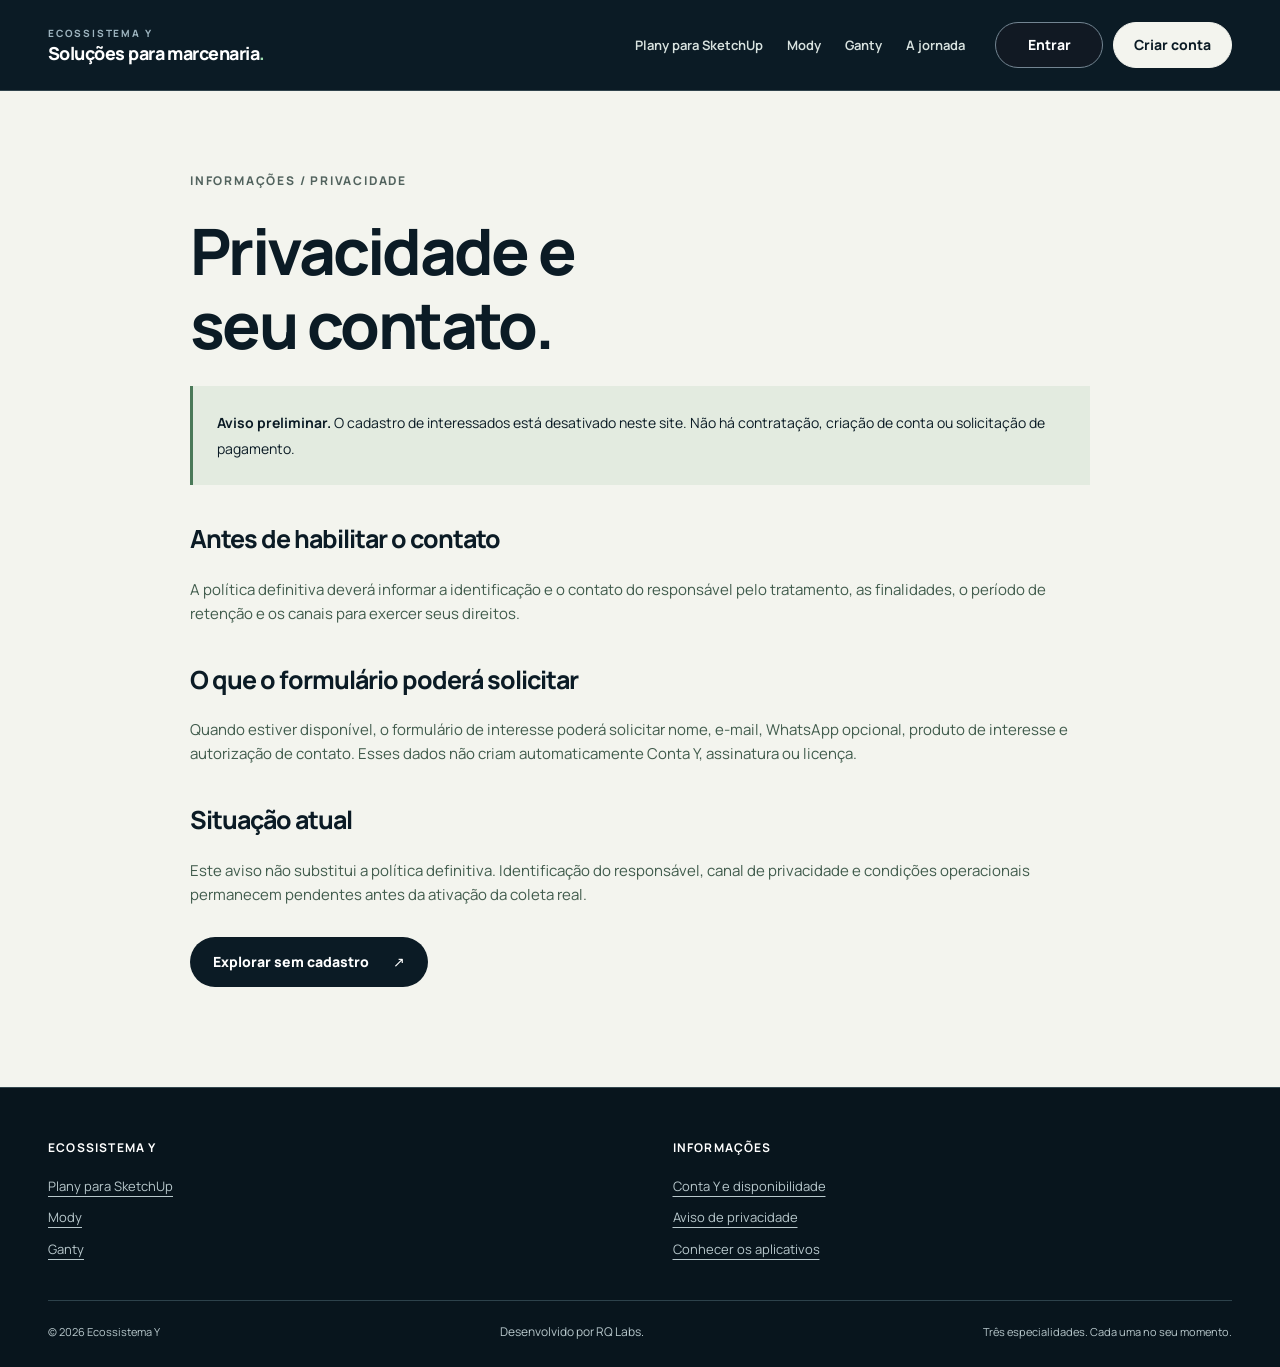
<file: privacidade.html>
<!doctype html>
<html lang="pt-BR"><head><meta charset="utf-8"><meta name="viewport" content="width=device-width,initial-scale=1"><meta name="robots" content="noindex,nofollow"><meta name="referrer" content="strict-origin-when-cross-origin"><meta http-equiv="Content-Security-Policy" content="default-src 'self'; script-src 'self'; style-src 'self'; font-src 'self'; img-src 'self' data:; connect-src 'self'; object-src 'none'; base-uri 'none'; form-action 'none'"><meta name="theme-color" content="#0b1b25"><meta name="description" content="Situação da coleta de interessados e informações pendentes antes de sua ativação."><meta property="og:type" content="website"><meta property="og:title" content="Aviso preliminar de privacidade — Ecossistema Y"><meta property="og:description" content="Situação da coleta de interessados e informações pendentes antes de sua ativação."><meta property="og:image" content="./assets/social-preview.svg"><title>Aviso preliminar de privacidade — Ecossistema Y</title><link rel="icon" href="data:,"><link rel="preload" href="./assets/manrope-latin.woff2" as="font" type="font/woff2" crossorigin><link rel="stylesheet" href="./site.css?v=4590cb06e7dc49abdf20dc588be9a28096240bda"><script type="module" src="./main.js?v=4590cb06e7dc49abdf20dc588be9a28096240bda"></script></head><body class=""><a class="skip-link" href="#conteudo">Ir para o conteúdo</a><header class="site-header" id="topo"><div class="shell header-inner"><a class="brand ecosystem-brand" href="./index.html?v=4590cb06e7dc49abdf20dc588be9a28096240bda" aria-label="Soluções para marcenaria, Ecossistema Y, início"><span class="ecosystem-brand-label">ECOSSISTEMA Y</span><strong>Soluções para marcenaria<span aria-hidden="true">.</span></strong></a><button class="nav-toggle" id="nav-toggle" type="button" aria-expanded="false" aria-controls="primary-nav" hidden>Menu</button><nav class="main-nav" id="primary-nav" aria-label="Navegação principal"><a href="./plany.html?v=4590cb06e7dc49abdf20dc588be9a28096240bda">Plany para SketchUp</a><a href="./mody.html?v=4590cb06e7dc49abdf20dc588be9a28096240bda">Mody</a><a href="./ganty.html?v=4590cb06e7dc49abdf20dc588be9a28096240bda">Ganty</a><a href="./index.html?v=4590cb06e7dc49abdf20dc588be9a28096240bda#fluxo">A jornada</a></nav><div class="account-actions" role="group" aria-label="Acesso à Conta Y"><a class="account-button auth-enter" href="./conta-y.html?v=4590cb06e7dc49abdf20dc588be9a28096240bda#entrar">Entrar</a><a class="account-button auth-create" href="./conta-y.html?v=4590cb06e7dc49abdf20dc588be9a28096240bda#criar-conta">Criar conta</a></div></div></header><noscript><div class="noscript-note"><p class="shell">Você pode conhecer todos os produtos e navegar pelas páginas. As simulações interativas precisam de JavaScript; seus exemplos iniciais continuam visíveis.</p></div></noscript><main id="conteudo"><section class="shell page-simple"><span class="section-index">INFORMAÇÕES / PRIVACIDADE</span><h1>Privacidade e<br>seu contato.</h1><div class="notice"><strong>Aviso preliminar.</strong> O cadastro de interessados está desativado neste site. Não há contratação, criação de conta ou solicitação de pagamento.</div><h2>Antes de habilitar o contato</h2><p>A política definitiva deverá informar a identificação e o contato do responsável pelo tratamento, as finalidades, o período de retenção e os canais para exercer seus direitos.</p><h2>O que o formulário poderá solicitar</h2><p>Quando estiver disponível, o formulário de interesse poderá solicitar nome, e-mail, WhatsApp opcional, produto de interesse e autorização de contato. Esses dados não criam automaticamente Conta Y, assinatura ou licença.</p><h2>Situação atual</h2><p>Este aviso não substitui a política definitiva. Identificação do responsável, canal de privacidade e condições operacionais permanecem pendentes antes da ativação da coleta real.</p><div class="actions"><a class="button light" href="./index.html?v=4590cb06e7dc49abdf20dc588be9a28096240bda#solucoes">Explorar sem cadastro<span aria-hidden="true">↗</span></a></div></section></main><footer class="site-footer"><div class="shell footer-grid"><nav class="footer-links" aria-label="Aplicativos"><strong>ECOSSISTEMA Y</strong><a href="./plany.html?v=4590cb06e7dc49abdf20dc588be9a28096240bda">Plany para SketchUp</a><a href="./mody.html?v=4590cb06e7dc49abdf20dc588be9a28096240bda">Mody</a><a href="./ganty.html?v=4590cb06e7dc49abdf20dc588be9a28096240bda">Ganty</a></nav><nav class="footer-links" aria-label="Informações"><strong>INFORMAÇÕES</strong><a href="./conta-y.html?v=4590cb06e7dc49abdf20dc588be9a28096240bda">Conta Y e disponibilidade</a><a href="./privacidade.html?v=4590cb06e7dc49abdf20dc588be9a28096240bda">Aviso de privacidade</a><a href="./index.html?v=4590cb06e7dc49abdf20dc588be9a28096240bda#solucoes">Conhecer os aplicativos</a></nav></div><div class="shell footer-bottom"><span>© 2026 Ecossistema Y</span><span class="footer-credit">Desenvolvido por RQ Labs.</span><span>Três especialidades. Cada uma no seu momento.</span></div></footer></body></html>
</file>
<file: site.css>
@font-face{font-family:Manrope;src:url('./assets/manrope-latin.woff2') format('woff2');font-weight:400 800;font-display:swap}
:root{--ink:#0b1b25;--paper:#f3f4ee;--muted:#52635e;--line:#c5d0c6;--plany:#77d5a0;--mody:#f0c663;--ganty:#85bdf6;--accent:var(--plany);font-family:Manrope,'Segoe UI',Arial,sans-serif;color:var(--ink);background:var(--paper);font-synthesis:none;line-height:1.6;color-scheme:light}
*{box-sizing:border-box}html{scroll-behavior:smooth;scroll-padding-top:0}body{margin:0}button,input,select{font:inherit}button,a,input,summary{touch-action:manipulation}button{cursor:pointer}a{color:inherit;text-underline-offset:5px}img,svg{max-width:100%;display:block}img{height:auto}:focus-visible{outline:3px solid #076ea6;outline-offset:5px}.dark :focus-visible,.site-header :focus-visible{outline-color:#ffe49b}button:disabled{cursor:default;opacity:.65}[hidden]{display:none!important}h1,h2,h3,p{margin-top:0}h1,h2,h3{line-height:1.15;letter-spacing:-.04em}h1{font-size:clamp(2.45rem,4.6vw,4.7rem);font-weight:750;margin-bottom:25px}h2{font-size:clamp(2rem,3.6vw,3.7rem);font-weight:750;margin-bottom:24px}h3{font-size:clamp(1.4rem,2.2vw,2rem);font-weight:750}p{margin-bottom:1.2em}.shell{width:min(1240px,calc(100% - 96px));margin-inline:auto}.section{padding-block:95px}.dark{background:var(--ink);color:#f8faf7}.section-index,.eyebrow{font-size:12px;font-weight:750;letter-spacing:.15em;text-transform:uppercase;line-height:1.6}.section-index{display:block;margin-bottom:24px;color:var(--muted)}.dark .section-index,.dark .eyebrow{color:#b6c6cb}.eyebrow{display:flex;align-items:center;gap:12px;margin-bottom:27px}.eyebrow:before{content:'';width:27px;height:3px;background:var(--accent)}.lede{font-size:18px;line-height:1.8;max-width:650px;color:var(--muted)}.dark .lede{color:#b6c6cb}.fine{font-size:13px;line-height:1.75;color:var(--muted)}.dark .fine{color:#b6c6cb}.skip-link{position:fixed;top:-100px;left:15px;z-index:99;padding:12px 20px;background:white;color:var(--ink)}.skip-link:focus{top:10px}
.site-header{background:var(--ink);color:white;border-bottom:1px solid #30434c}.header-inner{min-height:90px;display:flex;align-items:center;gap:30px}.brand{display:flex;align-items:center;gap:10px;text-decoration:none;white-space:nowrap;font-size:18px;font-weight:750}.brand img{width:28px;height:34px}.brand-word span{color:var(--plany);margin-left:3px}.main-nav{display:flex;gap:24px;margin-left:auto;align-items:center}.main-nav a{font-size:13px;font-weight:650;text-decoration:none;color:#d8e2df;padding-block:10px}.main-nav a:hover,.main-nav a[aria-current=page]{color:white;text-decoration:underline;text-underline-offset:8px}.nav-toggle{display:none;color:white;background:transparent;border:1px solid #647983;border-radius:6px;padding:9px 12px;font-size:13px}.preview-line{font-size:11px;letter-spacing:.07em;color:#c2d0d1;background:#142b35;border-bottom:1px solid #324750;padding:9px 0}.preview-line .shell{display:flex;justify-content:space-between;gap:12px}.preview-line a{color:white}
.hero{padding-block:78px 82px;overflow:hidden}.hero-grid{display:grid;grid-template-columns:1.03fr 1fr;gap:60px;align-items:center}.hero h1 em{font-style:normal;color:var(--accent)}.hero .lede{max-width:550px}.actions{display:flex;align-items:center;gap:24px;flex-wrap:wrap;margin-top:30px}.button{display:inline-flex;align-items:center;justify-content:center;gap:24px;min-height:49px;padding:13px 22px;border:1px solid transparent;border-radius:6px;background:var(--accent);color:var(--ink);font-size:14px;font-weight:800;text-decoration:none}.button:hover{filter:brightness(1.06)}.button.secondary{background:transparent;border-color:#637880;color:white}.button.light{background:var(--ink);color:white}.text-link{display:inline-flex;gap:15px;align-items:center;font-size:14px;font-weight:750}.hero-foot{display:flex;gap:13px;align-items:center;margin-top:38px;font-size:12px;color:#c3cfcc}.product-dots{display:flex;gap:4px}.product-dots i{width:8px;height:8px;border-radius:50%;background:var(--plany)}.product-dots i:nth-child(2){background:var(--mody)}.product-dots i:nth-child(3){background:var(--ganty)}.hero-art{border:1px solid #3b535d;border-radius:14px;background:linear-gradient(135deg,#1a3742,#10252e);padding:27px;box-shadow:0 20px 70px #0002;min-width:0}.art-overline{display:flex;justify-content:space-between;gap:15px;font-size:10px;letter-spacing:.12em;color:#c8d6d4;margin-bottom:20px}.concept-cabinet{width:100%;height:265px;object-fit:contain}.decision-strip{display:grid;grid-template-columns:repeat(3,minmax(0,1fr));border-top:1px solid #4d6167;padding-top:20px;gap:14px}.decision-strip img{width:20px;height:24px;margin-bottom:9px}.decision-strip strong{display:block;font-size:13px}.decision-strip span{font-size:11px;color:#c3d0d0}.art-note{font-size:12px;color:#c4d2d3;margin:22px 0 0;line-height:1.65}.hero-context{margin-top:30px;font-size:13px;color:#b6c6cb;max-width:480px}
.intro-line{display:grid;grid-template-columns:.65fr 1.35fr;gap:90px;align-items:start;margin-bottom:55px}.intro-line h2{font-size:clamp(2rem,3.2vw,3.1rem);margin:0}.intro-line p{font-size:17px;color:var(--muted);max-width:650px}.product-tabs{display:grid;grid-template-columns:repeat(3,minmax(0,1fr));gap:12px;margin-bottom:18px}.product-tab{display:flex;align-items:center;gap:14px;min-height:84px;border:1px solid #b9c9bf;background:transparent;padding:18px 22px;text-align:left;border-radius:7px;color:var(--ink)}.product-tab img{width:32px;height:34px}.product-tab strong,.product-tab small{display:block}.product-tab strong{font-size:18px}.product-tab small{font-size:12px;color:#40564c}.tab-arrow{margin-left:auto;font-size:21px}.product-tab[aria-selected=true]{background:white;border-color:#365f4d;box-shadow:inset 0 -3px #365f4d}.product-tab[data-product=mody][aria-selected=true]{border-color:#926314;box-shadow:inset 0 -3px #926314}.product-tab[data-product=ganty][aria-selected=true]{border-color:#24679c;box-shadow:inset 0 -3px #24679c}.product-panel{border-radius:13px;overflow:hidden;display:grid;grid-template-columns:1fr 1.12fr;background:var(--ink);color:white;margin-bottom:25px}.product-copy{padding:42px;min-width:0}.product-logo{width:165px;max-height:66px;object-fit:contain;object-position:left;margin-bottom:14px}.signature{font-size:13px;color:var(--accent);margin-bottom:29px}.product-copy h3{font-size:clamp(1.8rem,2.65vw,2.6rem);margin-bottom:20px}.product-copy>p:not(.signature){font-size:14px;color:#c1cfd2;line-height:1.85}.feature-list{border-top:1px solid #354b54;margin-top:29px}.feature-list details{border-bottom:1px solid #354b54;padding:13px 0}.feature-list summary{cursor:pointer;font-size:13px;font-weight:750;line-height:1.6;list-style:none;display:flex;gap:12px;align-items:start}.feature-list summary::-webkit-details-marker{display:none}.feature-list summary:before{content:attr(data-number);color:var(--accent);font-size:10px;padding-top:3px;min-width:16px}.feature-list summary:after{content:'+';margin-left:auto;color:var(--accent);font-size:18px;line-height:1.1}.feature-list details[open] summary:after{content:'−'}.feature-list details p{color:#b8c9cd;font-size:13px;line-height:1.8;margin:13px 0 0 28px}.product-copy .text-link{margin-top:28px;color:var(--accent)}.product-demonstration{min-width:0;padding:36px;background:#17313b;display:flex;flex-direction:column;justify-content:center}.product-panel[data-product=mody],.product-page[data-product=mody]{--accent:var(--mody)}.product-panel[data-product=ganty],.product-page[data-product=ganty]{--accent:var(--ganty)}.after-solutions{font-size:13px;color:var(--muted);display:flex;gap:25px;justify-content:space-between;margin-top:24px}.after-solutions a{font-weight:750}.journey{background:#e5eae3}.journey-grid{display:grid;grid-template-columns:repeat(3,minmax(0,1fr));gap:30px;margin:48px 0 30px}.journey-card{border-top:1px solid #96ab9c;padding-top:25px}.journey-card img{width:35px;height:37px;margin-bottom:22px}.journey-card .number{font-size:12px;color:#415c4d;display:block;margin-bottom:20px}.journey-card h3{font-size:25px}.journey-card p{font-size:14px;color:#40574a}.journey-note{font-size:13px;color:#40574a;border-top:1px solid #abbcaf;padding-top:20px}.vision-line{display:grid;grid-template-columns:1.2fr .8fr;gap:100px}.vision-line p{color:#bdcdd1;font-size:17px}.closing{padding-block:72px;border-top:1px solid #3b515b;display:flex;align-items:center;justify-content:space-between;gap:55px}.closing h2{font-size:clamp(2rem,3vw,3rem);max-width:650px;margin:0}.closing .button{flex-shrink:0}.site-footer{background:#08151d;color:#b8c8cc;border-top:1px solid #33474f;padding:50px 0 26px}.footer-grid{display:grid;grid-template-columns:repeat(2,minmax(0,1fr));gap:65px}.footer-grid p{font-size:12px;max-width:360px;margin-top:20px}.footer-links{display:flex;flex-direction:column;align-items:start;gap:11px;font-size:13px}.footer-links strong{color:white;font-size:12px;letter-spacing:.1em;margin-bottom:7px}.ycore{font-weight:750;font-size:25px;color:#f6f8f5}.ycore span{color:#fa786b}.footer-bottom{border-top:1px solid #2d424b;margin-top:40px;padding-top:22px;display:flex;justify-content:space-between;gap:25px;font-size:11px}.footer-bottom .fine{font-size:11px;color:#bacacd}
.product-page .hero{padding-block:68px 78px}.product-page .hero h1{font-size:clamp(2.5rem,4vw,4rem)}.hero-summary{border:1px solid #46606b;border-radius:13px;background:#18333e;padding:34px;min-height:380px;display:flex;flex-direction:column;justify-content:center}.hero-summary .concept-cabinet{height:235px}.summary-title{font-size:12px;font-weight:750;letter-spacing:.1em;text-transform:uppercase;color:#b6c6cb;margin-bottom:25px}.price-story div{display:flex;justify-content:space-between;gap:15px;border-bottom:1px solid #415963;padding:17px 0;font-size:14px}.price-story div:last-child{border-bottom:0;padding-top:25px;align-items:center}.price-story strong{font-size:18px}.price-story .story-profit{font-size:36px;color:var(--mody);letter-spacing:-.04em}.product-context{display:grid;grid-template-columns:1fr 1fr;gap:65px;border-bottom:1px solid var(--line);padding-block:40px}.product-context p{font-size:15px;margin:0}.product-context strong{display:block;font-size:12px;letter-spacing:.08em;text-transform:uppercase;color:var(--muted);margin-bottom:8px}.demo-section .intro-line{grid-template-columns:1fr 1fr;gap:65px}.demo-section .demo{max-width:1000px;margin-inline:auto}.demo-section>.shell>.fine{max-width:1000px;margin:22px auto}.demo{color:var(--ink);background:white;border-radius:10px;border:1px solid #bfcfc7;overflow:hidden;box-shadow:0 10px 40px #0001}.demo-heading{padding:20px 24px;border-bottom:1px solid #d4ddd8;display:flex;justify-content:space-between;gap:20px;background:#f6f8f3}.demo-heading strong{font-size:13px}.demo-badge{font-size:10px;letter-spacing:.08em;text-transform:uppercase;color:#3c5c4d}.demo-body{padding:24px}.cost-breakdown{display:grid;grid-template-columns:1fr 1fr;gap:7px 18px;padding:0;margin:0 0 22px;list-style:none;font-size:12px;color:#43584c}.cost-breakdown li{display:flex;justify-content:space-between;gap:7px}.demo-controls{border-block:1px solid #d2dcd4;padding:20px 0;margin-bottom:21px}.range-label{display:flex;justify-content:space-between;gap:16px;font-size:13px;font-weight:750;margin-bottom:11px}.range-label output{font-size:17px}input[type=range]{width:100%;min-height:30px;margin:0;accent-color:#88620e;cursor:pointer}.range-limits{display:flex;justify-content:space-between;font-size:11px;color:#52635e}.check-label{display:flex;align-items:flex-start;gap:10px;font-size:12px;line-height:1.7;margin-top:17px;cursor:pointer}.check-label input{width:19px;height:19px;flex-shrink:0;margin:2px 0 0;accent-color:#195d42}.metrics{display:grid;grid-template-columns:repeat(2,minmax(0,1fr));gap:13px;margin:0}.metric{padding:14px;background:#eef2eb;border-radius:5px;min-width:0}.metric dt{font-size:11px;color:#43584c;line-height:1.5}.metric dd{font-size:clamp(16px,1.6vw,23px);font-weight:800;line-height:1.4;letter-spacing:-.03em;margin:5px 0 0;overflow-wrap:anywhere}.metric.highlight{background:var(--ink);color:var(--accent)}.metric.highlight dt{color:#d3e1de}.metric.negative{background:#fff0ea;color:#94330c}.demo-result{font-size:12px;padding:15px 0 0;margin:0;color:#355346;line-height:1.8}.demo-result[data-warning=true]{color:#94330c}.demo-static-note{font-size:12px;line-height:1.75;margin:20px 0 0;color:#4b6053}.feature-grid{display:grid;grid-template-columns:repeat(6,minmax(0,1fr));gap:20px}.feature-card{grid-column:span 2;border-top:1px solid #a4b7aa;padding:25px 0 5px}.feature-card:nth-last-child(-n+2){grid-column:span 3}.feature-number{font-size:12px;font-weight:750;color:#466653;display:block;margin-bottom:25px}.feature-card h3{font-size:22px;letter-spacing:-.035em;line-height:1.4}.feature-card p{font-size:14px;color:#43594a}.feature-example{border-left:2px solid #698674;padding-left:15px;font-size:12px;color:#35513f;margin-top:22px}.proof-note{display:grid;grid-template-columns:1fr 1fr;gap:70px;padding:38px;border:1px solid #bdcdbf;border-radius:8px;background:#e9eee5;margin-top:55px}.proof-note h3{font-size:23px;margin-bottom:16px}.proof-note p{font-size:13px;color:#405947;margin-bottom:0}.availability{background:#e2e9e0}.availability-grid,.contact-grid{display:grid;grid-template-columns:1fr 1fr;gap:75px}.availability h2,.contact h2{font-size:clamp(1.9rem,3vw,3rem)}.availability p{color:#405947;font-size:15px}.status-pill{display:inline-block;font-size:11px;font-weight:750;text-transform:uppercase;letter-spacing:.08em;padding:6px 10px;border:1px solid #799281;border-radius:4px;margin-bottom:22px}.availability-card{background:white;border:1px solid #bbcbbd;border-radius:9px;padding:30px}.availability-card h3{font-size:23px}.availability-card p{font-size:14px}.availability-list{list-style:none;margin:25px 0 0;padding:0}.availability-list li{padding:13px 0;border-top:1px solid #d4ddd4;display:flex;justify-content:space-between;gap:20px;font-size:13px}.contact-state{border:1px solid #536b75;border-radius:8px;padding:28px;background:#17313c}.contact p{color:#c0d0d3}.contact-state p{font-size:14px;line-height:1.8}.contact-state strong{display:block;color:#f2f6f3;margin-bottom:12px}.contact-state .text-link{color:white}.interest-form label:not(.check-label){font-size:13px;display:block;margin:17px 0 7px}.interest-form input:not([type=checkbox]){width:100%;padding:12px;background:#102630;color:white;border:1px solid #748b95;border-radius:5px;min-height:47px;font-size:16px}.interest-form .check-label{font-size:12px}.interest-form .button{margin-top:20px;width:100%}.trap{display:none}.form-status{font-size:13px;min-height:30px}.other-products{display:grid;grid-template-columns:repeat(2,minmax(0,1fr));gap:25px}.other-product{border:1px solid #a9bcad;display:flex;align-items:center;gap:25px;border-radius:7px;padding:27px;text-decoration:none}.other-product img{width:42px;height:42px}.other-product strong{display:block;font-size:20px}.other-product small{font-size:12px;color:#486250}.other-product .arrow{margin-left:auto;font-size:24px}
.step-nav{display:flex;gap:8px;flex-wrap:wrap;padding:18px 22px;background:#eaf0e8}.step-nav button{background:white;border:1px solid #809d8a;border-radius:4px;min-height:44px;padding:9px 13px;font-size:12px;color:#254431}.step-nav button[aria-pressed=true]{background:#1c523c;color:white}.step-content{padding:25px}.step-content h4{font-size:18px;line-height:1.35;margin:0 0 18px}.step-content p{font-size:13px;color:#46604d;line-height:1.8}.piece-table{width:100%;border-collapse:collapse;font-size:12px;margin-top:18px}.piece-table th,.piece-table td{text-align:left;padding:11px 5px;border-bottom:1px solid #cbd8cc}.piece-table th{color:#47614e;font-weight:650}.piece-table td:last-child{text-align:right}.central-tabs{display:flex;gap:7px;flex-wrap:wrap;font-size:11px;margin-bottom:18px}.central-tabs span{padding:5px 8px;background:#e7eee2;border:1px solid #b7cdb4;border-radius:3px}.cut-plan{display:grid;grid-template-columns:1fr 1fr;gap:6px;border:2px solid #6d8565;padding:7px;max-width:320px;min-height:150px;background:#e6dbba;margin:18px auto}.cut-plan span{display:grid;place-items:center;border:1px solid #a49670;color:#3e5136;font-size:12px;background:#d4c393;min-height:54px}.cut-plan span:last-child{background:#e9e1c3}.schedule-controls{padding-bottom:20px;border-bottom:1px solid #cbd8cc}.schedule-controls .check-label{margin-top:10px}.schedule-results{display:grid;grid-template-columns:1fr 1fr;gap:10px;margin-top:22px}.schedule-item{background:#ecf1e8;padding:12px;border-radius:5px}.schedule-item strong{display:block;font-size:12px}.schedule-item span{font-size:12px;color:#35533e;display:block;line-height:1.8}.schedule-item:last-child{background:#153746;color:white}.schedule-item:last-child span{color:#d3e8ef}.schedule-chart{margin-top:22px;border-top:1px solid #d0dacf;padding-top:18px}.schedule-chart-row{display:grid;grid-template-columns:80px 1fr;gap:10px;align-items:center;margin-bottom:10px}.schedule-chart-row>span{font-size:11px;color:#3d5945}.schedule-days{display:grid;grid-template-columns:repeat(24,minmax(0,1fr));gap:1px;min-height:15px;background:#edf2ec;border-radius:3px}.schedule-days i{height:15px;background:#357fa8;display:block;border-radius:2px}.schedule-summary{font-size:13px;font-weight:750;color:#1f4f66;margin-top:20px}.schedule-legend{font-size:11px;color:#3b5847;margin:13px 0 0}.page-simple{max-width:900px;padding-block:80px 100px}.page-simple h1{font-size:clamp(2.4rem,5vw,4rem)}.page-simple h2{font-size:25px;margin-top:40px}.page-simple p,.page-simple li{font-size:15px;color:#405b4c}.account-grid{display:grid;grid-template-columns:1fr 1fr;gap:24px;margin:35px 0}.account-card{border:1px solid #acbfaf;padding:27px;border-radius:7px}.account-card h2{margin:0 0 20px}.notice{background:#e3ebe0;border-left:3px solid #4a7958;padding:24px;font-size:14px;line-height:1.8}.noscript-note{padding:15px;background:#ffefbf;color:#433309;font-size:13px}.noscript-note p{margin:0}
@media(min-width:1800px){.hero{padding-block:100px}.hero-grid{gap:90px}.section{padding-block:110px}}
@media(max-width:1100px){.shell{width:calc(100% - 64px)}.hero-grid{gap:35px}.hero h1{font-size:clamp(2.5rem,4.7vw,4rem)}.main-nav{gap:16px}.header-inner{gap:20px}.main-nav a{font-size:12px}.product-copy{padding:30px}.product-demonstration{padding:25px}.intro-line{gap:50px}.product-copy h3{font-size:29px}.vision-line{gap:55px}.contact-grid{gap:45px}.availability-grid{gap:40px}}
@media(max-width:850px){.shell{width:calc(100% - 48px)}.header-inner{min-height:77px;gap:20px;flex-wrap:wrap}.brand{font-size:16px}.nav-toggle{display:block;order:3}.main-nav{order:4;width:100%;margin:0;flex-wrap:wrap;justify-content:space-between;padding:0 0 14px;gap:12px}.js .main-nav{display:none}.js .main-nav.is-open{display:flex}.hero{padding-block:55px 65px}.hero-grid{gap:25px}.hero h1{font-size:clamp(2.4rem,5vw,3.4rem)}.hero .lede{font-size:16px}.hero-art{padding:20px}.concept-cabinet{height:210px}.decision-strip{gap:8px}.decision-strip strong{font-size:11px}.decision-strip span{font-size:10px}.product-panel{grid-template-columns:1fr}.product-copy{padding:35px}.product-demonstration{padding:30px}.product-demonstration .demo{width:100%;max-width:620px;margin-inline:auto}.product-copy h3{font-size:34px}.feature-list{display:grid;grid-template-columns:1fr 1fr;gap:0 25px}.product-tabs{gap:9px}.product-tab{padding:15px;min-height:78px}.product-tab strong{font-size:16px}.product-tab img{width:27px}.intro-line{grid-template-columns:1fr 1.1fr;gap:35px}.section{padding-block:75px}.journey-grid{gap:25px}.journey-card h3{font-size:22px}.vision-line{gap:45px}.footer-grid{gap:35px}.footer-bottom{flex-direction:column;gap:10px}.product-page .hero-grid{grid-template-columns:1fr}.product-page .hero h1{max-width:720px;font-size:clamp(2.7rem,6vw,4rem)}.hero-summary{min-height:0}.hero-summary .price-story{display:grid;grid-template-columns:1fr 1fr;gap:0 25px}.hero-summary .price-story div:last-child{grid-column:1/-1}.product-context{gap:35px}.demo-section .intro-line{gap:35px}.feature-card{grid-column:span 3}.feature-card:nth-last-child(-n+2){grid-column:span 3}.feature-card:last-child{grid-column:span 6}.availability-grid,.contact-grid{grid-template-columns:1fr;gap:35px}.proof-note{gap:35px;padding:28px}.other-product{gap:18px;padding:22px}.other-product strong{font-size:18px}.hero-foot{margin-top:25px}}
@media(max-width:600px){.shell{width:calc(100% - 36px)}.header-inner{min-height:72px;gap:13px}.brand{font-size:15px;gap:7px}.brand img{width:22px}.nav-toggle{padding:8px 9px;font-size:12px}.main-nav{justify-content:flex-start;gap:5px 20px}.main-nav a{padding:10px 0}.preview-line{font-size:10px;letter-spacing:.025em}.preview-line .shell{justify-content:center}.preview-extra{display:none}.hero{padding-block:45px 50px}.hero-grid{grid-template-columns:1fr;gap:38px}.hero h1{font-size:clamp(2.4rem,10vw,3.5rem)}.hero .lede{font-size:16px}.eyebrow{font-size:10px;letter-spacing:.12em;margin-bottom:22px}.actions{gap:20px;margin-top:26px}.button{font-size:13px;padding:13px 18px;gap:18px}.hero-foot{margin-top:25px;font-size:11px}.hero-art{padding:20px}.concept-cabinet{height:230px}.decision-strip strong{font-size:13px}.decision-strip span{font-size:11px}.art-overline{font-size:9px}.section{padding-block:60px}.intro-line,.demo-section .intro-line{grid-template-columns:1fr;gap:10px;margin-bottom:35px}.intro-line h2{font-size:32px}.intro-line p{font-size:15px}.section-index{font-size:11px;margin-bottom:20px}.product-tabs{gap:7px}.product-tab{padding:13px 8px;min-height:84px;flex-direction:column;gap:5px;align-items:center;text-align:center}.product-tab img{width:22px;height:25px}.product-tab strong{font-size:13px}.product-tab small{font-size:10px}.tab-arrow{display:none}.product-copy{padding:27px 23px}.product-logo{width:140px}.signature{font-size:12px;margin-bottom:24px}.product-copy h3{font-size:30px}.feature-list{display:block}.product-demonstration{padding:19px 14px}.demo-heading{padding:17px 16px;gap:8px}.demo-heading strong{font-size:12px}.demo-badge{font-size:9px;letter-spacing:.015em;text-align:right}.demo-body{padding:18px 16px}.cost-breakdown{grid-template-columns:1fr;font-size:12px;gap:8px}.metrics{gap:9px}.metric{padding:12px 10px}.metric dt{font-size:11px}.metric dd{font-size:18px}.after-solutions{display:block;font-size:12px}.after-solutions a{display:inline-block;margin-top:12px}.journey-grid{grid-template-columns:1fr;gap:25px;margin-top:30px}.journey-card{position:relative;padding-left:53px}.journey-card img{position:absolute;left:0;top:25px;width:30px}.journey-card .number{margin-bottom:12px;font-size:10px}.journey-card h3{font-size:24px;margin-bottom:14px}.journey-note{font-size:12px}.vision-line{grid-template-columns:1fr;gap:10px}.vision-line h2{font-size:33px}.vision-line p{font-size:15px}.closing{padding-block:50px;align-items:flex-start;flex-direction:column;gap:28px}.closing h2{font-size:33px}.footer-grid{grid-template-columns:1fr 1fr;gap:30px}.footer-grid p{max-width:100%}.footer-links{font-size:12px}.site-footer{padding-top:38px}.footer-bottom{margin-top:28px;font-size:10px}.product-page .hero{padding-block:42px 50px}.product-page .hero h1{font-size:clamp(2.35rem,9vw,3.3rem)}.product-page .hero .product-logo{width:140px}.hero-summary{padding:23px}.hero-summary .price-story{display:block}.price-story .story-profit{font-size:32px}.summary-title{font-size:11px}.product-context{grid-template-columns:1fr;gap:23px;padding-block:30px}.product-context p{font-size:14px}.feature-grid{display:block}.feature-card{padding:25px 0}.feature-number{margin-bottom:17px}.feature-card h3{font-size:24px}.proof-note{grid-template-columns:1fr;gap:23px;padding:23px;margin-top:25px}.availability-card{padding:24px}.availability-list li{display:block}.availability-list strong{display:block;margin-top:5px}.contact-state{padding:23px}.other-products{grid-template-columns:1fr;gap:15px}.other-product{padding:22px}.step-nav{padding:15px;gap:7px}.step-nav button{font-size:11px;padding:9px 10px}.step-content{padding:20px 16px}.piece-table{font-size:11px}.piece-table td,.piece-table th{padding:10px 3px}.piece-table td:nth-child(3),.piece-table th:nth-child(3){display:table-cell}.schedule-results{grid-template-columns:1fr}.schedule-item strong,.schedule-item span{font-size:13px}.schedule-chart{display:none}.account-grid{grid-template-columns:1fr}.page-simple{padding-block:50px 65px}.page-simple h1{font-size:35px}.notice{padding:20px}}
.hero-authorship{font-size:12px;color:#c8d6d4;margin-bottom:22px}.hero-visual-pair{display:grid;grid-template-columns:1.1fr 1fr;gap:15px;align-items:center;margin-bottom:23px}.hero-visual-pair .concept-cabinet{height:235px}.visual-label{font-size:12px;color:#d5e1de;margin:0 0 5px}.hero-central{background:#ecf1e7;border-radius:7px;padding:20px;color:#17382a}.hero-central>span{font-size:12px;font-weight:800}.hero-central strong{display:block;font-size:21px;line-height:1.3;letter-spacing:-.04em;margin:15px 0}.hero-central .central-tabs{margin-bottom:14px;gap:5px}.hero-central .central-tabs span{font-size:10px;padding:4px 5px}.hero-central p{font-size:11px;line-height:1.8;margin:0;color:#35513e}
@media(min-width:851px) and (max-height:700px){.header-inner{min-height:75px}.preview-line{padding-block:6px}.hero{padding-block:34px}.hero h1{font-size:clamp(2.5rem,4vw,3.6rem)}.hero .eyebrow{margin-bottom:15px}.hero-authorship{margin-bottom:15px}.hero .lede{font-size:15px}.hero-art{padding:20px}.hero-visual-pair .concept-cabinet{height:180px}.hero-visual-pair{margin-bottom:15px}.hero-central{padding:15px}.hero-central strong{font-size:18px;margin-block:10px}.hero-central p{font-size:11px}.decision-strip{padding-top:15px}.art-note{margin-top:15px}.hero-foot{margin-top:23px}.hero .actions{margin-top:23px}}
@media(max-width:600px){.hero-visual-pair{grid-template-columns:1fr;gap:18px}.hero-visual-pair .concept-cabinet{height:220px}.hero-central p{font-size:13px}.hero-central strong{font-size:24px}.hero-central .central-tabs span{font-size:11px}.hero-authorship{font-size:12px}}
fieldset{min-inline-size:0;margin-inline:0;padding-inline:0;border-inline:0}.schedule-controls{border-top:0}.demo-controls{margin-top:0}
.metric dt{font-size:12px}.metric dd{white-space:nowrap;overflow-wrap:normal}.demo-result,.demo-static-note{font-size:13px}
.site-footer .fine{color:#b8c8cc}
@media(max-width:400px){.metrics{grid-template-columns:1fr}.metric dd{font-size:20px}.price-story div{display:block}.price-story div>span{display:block;margin-bottom:7px}.price-story strong{white-space:nowrap}}
@media(max-width:360px){.header-inner{gap:8px}.brand{font-size:13px;gap:6px}.brand img{width:20px}.nav-toggle{font-size:12px;padding:8px;min-height:44px}}
@media(prefers-reduced-motion:reduce){html{scroll-behavior:auto}*,*:before,*:after{animation:none!important;transition:none!important}}

/* An unfocused skip link stays clipped even during fragment scrolling/capture. */
.skip-link:not(:focus){clip-path:inset(50%);width:1px;height:1px;padding:0;overflow:hidden;white-space:nowrap}
/* Separate account journeys with generous, always-visible click targets. */
.account-actions{display:flex;align-items:center;gap:10px;flex:0 0 auto}.account-button{display:inline-flex;align-items:center;justify-content:center;min-height:46px;min-width:108px;padding:10px 20px;border:1px solid #c2d1d4;border-radius:999px;text-decoration:none;white-space:nowrap;font-size:14px;font-weight:750;line-height:1.4;color:#fff;transition:background .15s,color .15s}.auth-enter:hover{background:#243843}.auth-create{background:rgb(244,69,39);border-color:rgb(244,69,39);color:#07141d}.auth-create:hover{background:#ff6b52;border-color:#ff6b52}.account-button:focus-visible{outline:3px solid #fff;outline-offset:4px}
@media(min-width:851px) and (max-width:1100px){.header-inner{gap:20px}.account-button{min-width:94px;padding-inline:16px}.main-nav{gap:16px}}
@media(min-width:601px) and (max-width:850px){.header-inner{gap:16px}.account-actions{margin-left:auto}.nav-toggle{order:3;min-height:46px}.main-nav{order:4}}
@media(max-width:600px){.header-inner{display:grid;grid-template-columns:minmax(0,1fr) auto;gap:12px;padding-block:16px}.site-header .brand{grid-column:1;grid-row:1;justify-self:start}.nav-toggle{grid-column:2;grid-row:1;order:initial;min-width:64px;min-height:46px;padding:10px 14px;font-size:13px}.account-actions{grid-column:1/-1;grid-row:2;display:grid;grid-template-columns:1fr 1fr;gap:12px;margin:0}.account-button{min-height:48px;min-width:0;padding:12px 16px;font-size:14px}.main-nav{grid-column:1/-1;grid-row:3;order:initial;width:100%;padding:4px 0 0;margin:0;gap:4px 20px}}


/* Restauração seletiva original 160d659: CSS limitado à cena, sem reverter a V3. */
.heritage-home{background:radial-gradient(ellipse at 73% 40%,#1c3b5c,transparent 57%),#09111e}
.heritage-home .hero-grid{grid-template-columns:minmax(0,.95fr) minmax(0,1.05fr);gap:18px}
.heritage-home .hero-art{padding:0;border:0;background:transparent;box-shadow:none}
.heritage-home h1{font-size:clamp(3rem,5.1vw,5.4rem);font-weight:800}
.heritage-wrap{height:505px;display:flex;justify-content:center}
.heritage-scene{position:relative;isolation:isolate;flex:0 0 660px;width:660px;height:610px;transform:scale(.80);transform-origin:top center}
.heritage-scene .art-halo{position:absolute;width:760px;height:690px;top:-23px;left:-65px;background:radial-gradient(closest-side,rgba(58,154,174,.26),rgba(43,126,187,.19) 40%,transparent 80%);filter:blur(8px);z-index:-1}
.heritage-scene .art-orbit{position:absolute;border:1px solid rgba(145,206,217,.13);border-radius:50%;transform:rotate(-20deg);z-index:-1}
.heritage-scene .art-orbit-one{width:630px;height:380px;top:120px;left:18px}
.heritage-scene .art-orbit-two{width:900px;height:580px;top:25px;left:-94px}
.heritage-scene .art-grid{position:absolute;inset:10% -30% -12% -10%;opacity:.14;background-image:linear-gradient(rgba(189,236,255,.22) 1px,transparent 1px),linear-gradient(90deg,rgba(189,236,255,.22) 1px,transparent 1px);background-size:54px 54px;mask-image:radial-gradient(ellipse at 55% 48%,black 15%,transparent 70%);transform:perspective(500px) rotateX(45deg) rotateZ(-17deg);z-index:-1}
.heritage-scene .app-window{overflow:hidden;border-radius:18px;border:1px solid rgba(232,246,255,.25);background:#111c2b;box-shadow:0 34px 95px rgba(0,0,0,.4),0 0 0 1px rgba(255,255,255,.02) inset}
.heritage-scene .editor-window{position:absolute;top:75px;left:30px;width:560px;height:445px;transform:perspective(1400px) rotateY(-11deg) rotateX(5deg) rotateZ(-2.5deg);box-shadow:0 54px 100px rgba(0,0,0,.4);animation:window-float 9s ease-in-out infinite}
.heritage-scene .window-top{height:43px;display:flex;align-items:center;justify-content:space-between;padding:0 16px 0 17px;color:#e2eaf0;font-size:11px;background:#192838;border-bottom:1px solid rgba(255,255,255,.05)}
.heritage-scene .window-dots{display:flex;gap:5px}
.heritage-scene .window-dots i{display:block;width:6px;height:6px;border-radius:50%;background:#8299a7;opacity:.68}
.heritage-scene .window-dots i:first-child{background:#bc7572}
.heritage-scene .window-dots i:nth-child(2){background:#e0bf6d}
.heritage-scene .window-dots i:nth-child(3){background:#75b6a1}
.heritage-scene .window-right{color:#aac4c9}
.heritage-scene .editor-body{height:calc(100% - 43px);display:flex}
.heritage-scene .editor-tools{width:48px;display:flex;flex-direction:column;align-items:center;gap:20px;padding-top:19px;color:#839fa4;background:#152331;border-right:1px solid rgba(255,255,255,.05);font-size:18px}
.heritage-scene .editor-tools span{width:30px;height:28px;display:grid;place-items:center}
.heritage-scene .editor-tools .selected-tool{background:#2f4d54;border-radius:7px;color:#9ef0bb}
.heritage-scene .furniture-canvas{flex:1;position:relative;background:radial-gradient(ellipse at 47% 40%,#345369 0%,#1d3448 51%,#182939 94%);overflow:hidden}
.heritage-scene .furniture-canvas:after{content:"";position:absolute;inset:0;pointer-events:none;background:linear-gradient(120deg,rgba(255,255,255,.02),transparent 45%,rgba(0,0,0,.08))}
.heritage-scene .cabinet-art{position:absolute;top:1%;left:3%;height:97%;width:98%;filter:drop-shadow(8px 24px 18px rgba(0,0,0,.24))}
.heritage-scene .canvas-axis{position:absolute;top:21px;left:18px;font-size:9px;letter-spacing:1.4px;color:#b9ccd3}
.heritage-scene .canvas-axis span{color:#89e8b2}
.heritage-scene .measure-tag{position:absolute;z-index:2;font-size:9px;letter-spacing:.4px;color:#d7fff0;background:rgba(19,48,47,.75);padding:6px 9px;border:1px solid rgba(142,225,190,.28);border-radius:5px}
.heritage-scene .measure-tag-top{top:24%;left:41%}
.heritage-scene .measure-tag-side{bottom:29%;right:7%}
.heritage-scene .canvas-status{position:absolute;bottom:15px;left:17px;font-size:9px;color:#ccf9df;display:flex;align-items:center;gap:7px}
.heritage-scene .green-dot{display:inline-block;background:#8ae5ae;width:6px;height:6px;border-radius:50%;box-shadow:0 0 10px #8ae5ae}
.heritage-scene .float-card{position:absolute;z-index:4;background:rgba(248,251,250,.97);border:1px solid rgba(255,255,255,.86);border-radius:16px;box-shadow:0 26px 64px rgba(0,0,0,.23),0 0 0 1px rgba(255,255,255,.15);color:#243237;backdrop-filter:blur(12px)}
.heritage-scene .budget-float{left:-78px;bottom:59px;width:275px;padding:16px 18px 14px;transform:rotate(-5deg);animation:card-float 7s ease-in-out infinite}
.heritage-scene .gantt-float{right:-40px;bottom:31px;width:265px;padding:17px;transform:rotate(4deg);animation:card-float 8s ease-in-out infinite reverse}
.heritage-scene .float-head{display:flex;align-items:center;gap:10px}
.heritage-scene .float-head strong{display:block;font-size:13px}
.heritage-scene .float-head small{display:block;color:#849092;font-size:9px;margin-top:2px}
.heritage-scene .float-app-icon{width:29px;height:29px;flex:0 0 29px;display:grid;place-items:center;font-weight:850;color:#fff;border-radius:8px}
.heritage-scene .mody-icon{background:#d3a914}
.heritage-scene .ganty-icon{background:#2582da}
.heritage-scene .float-mini{margin-left:auto;color:#8a9492}
.heritage-scene .float-divider{height:1px;background:#e5e9e7;margin:13px 0}
.heritage-scene .budget-lines{display:flex;align-items:center;justify-content:space-between;color:#53605f;font-size:9px;font-weight:700}
.heritage-scene .budget-check{color:#287c54}
.heritage-scene .budget-bars{display:grid;gap:7px;margin:11px 0 10px}
.heritage-scene .budget-bars i{height:7px;display:block;border-radius:4px;background:#e7eae7}
.heritage-scene .budget-bars i:nth-child(2){width:81%;background:#efdf9e}
.heritage-scene .budget-bars i:nth-child(3){width:55%}
.heritage-scene .float-bottom{display:flex;align-items:center;justify-content:space-between;color:#8c9694;font-size:9px}
.heritage-scene .float-bottom b{color:#e1ad24}
.heritage-scene .gantt-mini{margin-top:17px}
.heritage-scene .gantt-axis{display:grid;grid-template-columns:repeat(6,1fr);font-size:9px;color:#92a0a3;text-align:center;padding:0 0 9px}
.heritage-scene .gantt-track{height:20px;position:relative;margin:3px 0;background:repeating-linear-gradient(90deg,#edf0f1 0,#edf0f1 calc(16.666% - 1px),#e0e6e8 calc(16.666% - 1px),#e0e6e8 16.666%);border-radius:4px}
.heritage-scene .gantt-track>span{position:absolute;top:5px;left:2%;width:44%;height:10px;border-radius:10px;background:#308ddd}
.heritage-scene .gantt-track.second>span{background:#8bb8ed;left:31%;width:48%}
.heritage-scene .gantt-track.third>span{background:#65a3e2;left:66%;width:27%}
.heritage-scene .art-caption{position:absolute;z-index:3;bottom:1px;left:18px;font-size:9px;color:#c2d8df;letter-spacing:.45px;text-shadow:0 2px 9px #041323;opacity:.75}
.heritage-scene .editor-window{left:39px;top:60px;animation:none}
.heritage-scene .budget-float{left:-6px;animation:none}
.heritage-scene .gantt-float{right:0;animation:none}
.heritage-scene .float-app-icon{width:29px;height:29px;object-fit:contain;background:transparent;flex:0 0 29px}
.heritage-central{position:absolute;top:7px;right:9px;z-index:5;display:flex;flex-direction:column;padding:10px 14px;gap:4px;background:#edf3e9;color:#163a29;border-radius:13px;box-shadow:0 10px 30px #0004}
.heritage-central b{font-size:14px}.heritage-central span{font-size:10px}
@media(min-width:851px) and (max-height:700px){.heritage-wrap{height:390px}.heritage-scene{transform:scale(.6)}.heritage-home h1{font-size:clamp(2.75rem,4.1vw,4.2rem)}}
@media(min-width:851px) and (max-width:1100px){.heritage-wrap{height:440px}.heritage-scene{transform:scale(.69)}}
@media(max-width:850px){.heritage-home .hero-grid{grid-template-columns:1fr}.heritage-wrap{height:490px}.heritage-scene{transform:scale(.77)}}
@media(max-width:600px){.heritage-wrap{height:auto;display:block}.heritage-scene{transform:none;width:100%;height:auto;display:grid;grid-template-columns:1fr 1fr;gap:10px}
.heritage-scene .art-halo,.heritage-scene .art-orbit,.heritage-scene .art-grid,.heritage-scene .art-caption{display:none}
.heritage-scene .editor-window{position:relative;top:auto;left:auto;width:100%;height:270px;grid-column:1/-1;transform:none}
.heritage-scene .editor-body{height:calc(100% - 43px)}.heritage-scene .editor-tools{width:37px;gap:9px;padding-top:10px}
.heritage-scene .cabinet-art{height:100%}.heritage-scene .measure-tag{font-size:9px;padding:3px 5px}
.heritage-scene .float-card{position:relative;left:auto;right:auto;bottom:auto;width:100%;padding:10px;transform:none;animation:none;min-width:0}
.heritage-scene .float-head{gap:6px}.heritage-scene .float-mini{display:none}.heritage-scene .float-head strong{font-size:12px}.heritage-scene .float-head small{font-size:9px}
.heritage-scene .float-app-icon{width:24px;height:24px;flex-basis:24px}
.heritage-central{position:relative;top:auto;right:auto;grid-column:1/-1;grid-row:2}
.heritage-scene .budget-float{grid-column:1;grid-row:3}.heritage-scene .gantt-float{grid-column:2;grid-row:3}}
@media(max-width:360px){.heritage-scene .float-card{padding:8px}.heritage-scene .float-head small{font-size:8px}}


/* CONSELHO: restauração artística + objetivo comercial. Marca institucional provisória no rodapé.
   Raio e luz reservados à composição; exemplos interativos permanecem legíveis e não sobrepostos. */
.ecosystem-brand{display:flex;flex-direction:column;align-items:flex-start;justify-content:center;gap:1px;text-decoration:none;min-width:0;white-space:normal!important}
.ecosystem-brand-label{font-size:10px;letter-spacing:.18em;color:#9db4bf;font-weight:750}
.ecosystem-brand strong{font-size:clamp(16px,1.4vw,20px);letter-spacing:-.03em;line-height:1.28;font-weight:780;color:#fff}
.ecosystem-brand strong span{color:#a2dfb3}
.account-button{background:#0b0e14;color:#fff;border-radius:999px}
.auth-enter{border-color:#738592;background:#111923}
.auth-create{background:var(--paper);color:var(--ink);border-color:var(--paper);box-shadow:none}
.auth-create:hover{background:#fff;border-color:#fff;color:var(--ink)}
.hero-home:after{content:"";position:absolute;inset:0;z-index:-1;pointer-events:none;opacity:.45;background:
  linear-gradient(116deg,transparent 28%,rgba(95,174,238,.10) 29%,transparent 30%) 0 0/390px 100%,
  linear-gradient(114deg,transparent 59%,rgba(115,204,245,.09) 59.3%,transparent 59.9%) 0 0/640px 100%;
mask-image:linear-gradient(90deg,transparent 25%,#000 60%,#000 92%,transparent)}
.hero-home .eyebrow{letter-spacing:.19em}
.hero-home .hero-grid{align-items:center}
.hero-home .hero-art{position:relative}
.hero-home .hero-art:before{content:"";position:absolute;inset:12% -6% 17%;z-index:-1;pointer-events:none;
border:1px solid rgba(121,183,224,.10);border-radius:50%;transform:rotate(-16deg)}
.hero-home .button{background:#c8f0bb}
.button{border-radius:999px;min-height:50px}
.product-tab{border-radius:16px;transition:background .15s,border .15s}
.product-panel{border-radius:28px;box-shadow:0 28px 80px rgba(13,32,42,.10);background:linear-gradient(130deg,#091723,#14323b);overflow:hidden}
.product-panel[data-product=mody]{background:linear-gradient(130deg,#171b25,#3b3221 145%)}
.product-panel[data-product=ganty]{background:linear-gradient(130deg,#0a1d32,#173a5c 145%)}
.product-panel .product-demonstration{background:radial-gradient(ellipse at 80% 12%,rgba(125,199,187,.10),transparent 65%),#10232f}
.product-panel[data-product=mody] .product-demonstration{background:radial-gradient(ellipse at 80% 10%,rgba(226,186,78,.17),transparent 67%),#1c2a30}
.product-panel[data-product=ganty] .product-demonstration{background:radial-gradient(ellipse at 70% 8%,rgba(85,155,225,.17),transparent 67%),#102b43}
.product-page .hero{position:relative;background:radial-gradient(ellipse at 75% 20%,rgba(70,146,171,.18),transparent 58%),#0b1b25;overflow:hidden}
.product-page[data-product=mody] .hero{background:radial-gradient(ellipse at 75% 28%,rgba(204,154,61,.17),transparent 62%),#111b26}
.product-page[data-product=ganty] .hero{background:radial-gradient(ellipse at 75% 28%,rgba(76,142,216,.20),transparent 62%),#0b192b}
.product-page .hero-summary{border-radius:26px}
.sales-availability{color:#d2d9da;font-size:12px;line-height:1.8;border-top:1px solid #38515d;margin:24px 0 0;padding-top:14px}
.sales-availability a{color:#fff;font-weight:800}
.quick-choice{background:#09141f;color:white;padding:76px 0 86px;position:relative;overflow:hidden}
.quick-choice:before{content:"";position:absolute;inset:0;pointer-events:none;background:
linear-gradient(110deg,transparent 45%,rgba(90,173,218,.07) 45.25%,transparent 45.6%),
radial-gradient(ellipse at 88% 0%,#183c52 0%,transparent 65%);}
.quick-choice .shell{position:relative}
.quick-choice-head{display:grid;grid-template-columns:1.3fr 1fr;gap:24px 65px;align-items:end;margin-bottom:38px}
.quick-choice-head .section-index{grid-column:1/-1;color:#a6c4cb;margin-bottom:0}
.quick-choice-head h2{margin:0;font-size:clamp(2.5rem,4.7vw,4.75rem);line-height:1.12}
.quick-choice-head h2 em,.offers-intro h2 em{font-style:normal;color:#a6d2f0}
.quick-choice-head p{color:#bcd1d8;font-size:17px;line-height:1.65;margin:0;max-width:390px}
.choice-grid{display:grid;grid-template-columns:repeat(3,minmax(0,1fr));gap:17px}
.choice-item{position:relative;display:flex;flex-direction:column;align-items:flex-start;min-width:0;min-height:280px;padding:28px 25px 24px;
text-decoration:none;border:1px solid #425d68;background:linear-gradient(150deg,#152a39,#0e1b28);border-radius:23px;overflow:hidden;transition:transform .2s,border-color .2s}
.choice-item:before{content:"";position:absolute;width:260px;height:220px;top:-100px;right:-85px;border-radius:50%;filter:blur(28px);opacity:.22;background:var(--plany)}
.choice-item[data-product=mody]:before{background:var(--mody)}
.choice-item[data-product=ganty]:before{background:var(--ganty)}
.choice-item:hover{transform:translateY(-4px);border-color:#a8c1d0}
.choice-number{font-size:10px;letter-spacing:.15em;font-weight:800;color:#b5cbd2}
.choice-item img{width:35px;height:35px;margin:24px 0}
.choice-item strong{font-size:clamp(19px,2vw,25px);letter-spacing:-.04em}
.choice-item>span:not(.choice-number){color:#b8ccd2;line-height:1.7;font-size:13px;margin-top:10px}
.choice-item b{margin-top:auto;padding-top:18px;font-size:13px;color:#e0f3ed}
.commercial-offers{background:#0a1520;color:#fff;padding:92px 0;position:relative;overflow:hidden}
.commercial-offers:before{content:"";position:absolute;inset:0;pointer-events:none;opacity:.48;background:
linear-gradient(111deg,transparent 18%,rgba(112,183,228,.08) 18.13%,transparent 18.4%),
linear-gradient(111deg,transparent 59%,rgba(255,114,92,.09) 59.13%,transparent 59.35%)}
.offers-layout{position:relative;display:grid;grid-template-columns:minmax(0,.85fr) minmax(0,1.15fr);gap:clamp(30px,5vw,82px);align-items:start}
.offers-intro .section-index{color:#b1c4cb}
.offers-intro h2{font-size:clamp(2.3rem,4vw,4.5rem);line-height:1.11}
.offers-intro>p{font-size:15px;line-height:1.85;color:#c0cfd2}
.offers-status{display:inline-flex;padding:9px 13px;border:1px solid #4a6470;border-radius:30px;color:#ccd7db;font-size:11px;line-height:1.6;margin-top:15px}
.offers-options{display:grid;grid-template-columns:repeat(2,minmax(0,1fr));gap:17px}
.offer-option{min-width:0;padding:28px 22px;border:1px solid #48606c;border-radius:23px;background:linear-gradient(155deg,#1c3544,#0d202e);display:flex;flex-direction:column;min-height:330px}
.offer-combo{border-color:#6e5667;background:linear-gradient(145deg,#352a38,#17232c)}
.offer-eyebrow{font-size:10px;letter-spacing:.13em;color:#d0dde1;font-weight:800}
.offer-option h3{font-size:clamp(22px,2.1vw,29px);margin:27px 0 17px;line-height:1.15}
.offer-option p{font-size:13px;line-height:1.8;color:#c1d0d2}
.offer-bottom{margin-top:auto;border-top:1px solid #415665;padding-top:20px;display:flex;flex-direction:column;gap:16px}
.offer-bottom>span{font-size:11px;color:#d0d6d9}
.offer-bottom .text-link{color:#fff}
@media(max-width:850px){.quick-choice-head{grid-template-columns:1fr}.choice-grid{gap:11px}.choice-item{padding:22px 17px}.offers-layout{grid-template-columns:1fr;gap:28px}}
@media(max-width:600px){.ecosystem-brand strong{font-size:16px}
.quick-choice{padding:59px 0}.quick-choice-head p{font-size:15px}.choice-grid{grid-template-columns:1fr}
.choice-item{min-height:0;padding:20px 23px}.choice-item img{margin:17px 0}.choice-item strong{font-size:23px}
.commercial-offers{padding:68px 0}.offers-options{grid-template-columns:1fr}.offer-option{min-height:0}
.heritage-home .button{max-width:100%}}
@media(prefers-reduced-motion:reduce){.choice-item{transition:none}}


/* Restauracao de ritmo visual das seções: 3 ilustrações reproduzidas do HTML
   aprovado em 160d659; continuam sendo CSS/SVG acessíveis, não screenshots. */
.product-panel{background-color:#112330}
.product-panel[data-product=mody]{background-color:#1b222b}
.product-panel[data-product=ganty]{background-color:#10253b}
.product-page .hero{background-color:#0b1b25}
.product-page[data-product=mody] .hero{background-color:#111b26}
.product-page[data-product=ganty] .hero{background-color:#0b192b}
.journey{background:linear-gradient(145deg,#e7ebe4,#e1e9e5);position:relative;overflow:hidden}
.journey:before{content:"";position:absolute;inset:0;pointer-events:none;opacity:.38;background:
linear-gradient(115deg,transparent 38%,rgba(63,139,170,.075) 38.1%,transparent 38.4%),
radial-gradient(ellipse at 93% 11%,rgba(83,157,166,.11),transparent 63%)}
.journey>.shell{position:relative}
.journey .intro-line h2{font-size:clamp(2.2rem,3.7vw,3.9rem);letter-spacing:-.065em}
.journey-grid{gap:17px;margin-top:38px}
.journey-card{display:flex;flex-direction:column;min-width:0;border:1px solid #cdd8d0;border-radius:21px;padding:25px;
background:#f8faf6;box-shadow:0 16px 35px rgba(26,45,36,.045);transition:transform .22s,box-shadow .22s}
.journey-card:hover{transform:translateY(-3px);box-shadow:0 25px 45px rgba(26,45,36,.10)}
.journey-card>img{width:32px;height:34px;object-fit:contain;margin:0}
.journey-card .number{font-size:10px;letter-spacing:.08em;margin:16px 0 0}
.journey-illustration{position:relative;display:flex;align-items:center;justify-content:center;height:136px;
border-radius:12px;overflow:hidden;margin:21px 0 25px;isolation:isolate}
.journey-illustration.one{background:linear-gradient(120deg,#d2e9dc,#b8d9c6)}
.journey-illustration.two{background:linear-gradient(120deg,#f3e8ba,#e6d38f)}
.journey-illustration.three{background:linear-gradient(120deg,#d8e8f4,#bad8ee)}
.journey-letter{position:absolute;left:19px;top:8px;font:800 113px/1 Manrope,system-ui,sans-serif;letter-spacing:-.08em;color:rgba(255,255,255,.40)}
.journey-measure{position:absolute;right:17%;top:20%;display:grid;gap:9px;transform:skewY(-14deg)}
.journey-measure i{height:20px;width:clamp(66px,7.5vw,125px);border:1px solid #65957b;background:#ffffff70;
box-shadow:10px 9px 0 rgba(60,112,77,.16)}
.journey-currency{position:absolute;right:12%;font:800 clamp(25px,2.3vw,33px)/1 Manrope,sans-serif;letter-spacing:-1.9px;color:#806717;white-space:nowrap}
.journey-currency b{font-size:17px;letter-spacing:2px;color:#ae912d}.journey-currency i{font-size:18px;font-style:normal}
.journey-bars{position:absolute;right:16%;top:27%;display:grid;gap:10px}
.journey-bars i{height:13px;width:clamp(75px,7.3vw,126px);border-radius:10px;background:#4f93c9}
.journey-bars i:nth-child(2){width:70%;margin-left:28%;background:#8ab6dd}
.journey-bars i:nth-child(3){width:60%;margin-left:35%;background:#2876b5}
.journey-card h3{font-size:clamp(20px,1.9vw,26px);letter-spacing:-.045em}
.journey-card p{font-size:13px;line-height:1.85;color:#4d645a;flex:1}
.journey-card .text-link{color:#1c4d46;font-size:13px;padding-block:12px;min-height:42px}
.journey-note{margin-top:27px;line-height:1.85}
.vision-premium{position:relative;background:radial-gradient(ellipse at 65% 60%,#173947,transparent 65%),#071722;overflow:hidden}
.vision-premium:before{content:"";position:absolute;inset:0;pointer-events:none;background:linear-gradient(111deg,transparent 68%,rgba(102,187,211,.10) 68.16%,transparent 68.3%)}
.vision-premium .shell{position:relative}
.vision-premium .vision-line{grid-template-columns:minmax(0,1.55fr) minmax(245px,.65fr);align-items:end;gap:clamp(40px,6vw,95px)}
.vision-premium h2{font-size:clamp(2.6rem,5vw,5.7rem);line-height:1.11;letter-spacing:-.065em;margin:30px 0 0}
.vision-premium h2 em{font-style:normal;color:#a9dfbd}
.vision-premium .section-index{color:#94b7b4}
.vision-premium .vision-line p{font-size:15px;line-height:1.92;color:#bdd0d0;margin-bottom:8px}
.final-premium{background:radial-gradient(ellipse at 23% 0%,#11313b,transparent 64%),#071722}
.final-premium .closing{padding-block:62px 82px}
.final-premium h2{font-size:clamp(2.4rem,4.35vw,5rem);line-height:1.16;letter-spacing:-.065em;max-width:900px}
.final-premium h2 span{color:#a9dfbd}
.closing-actions{display:flex;flex-direction:column;align-items:flex-end;gap:16px}
.closing-actions .text-link{font-size:13px;color:#c5d9d6}
@media(max-width:880px){.vision-premium .vision-line{grid-template-columns:1fr;gap:25px}
.vision-premium h2{max-width:740px}
.vision-premium .vision-line p{max-width:650px}
.journey-card{padding:17px}.journey-grid{gap:10px}
}
@media(max-width:650px){.journey-grid{grid-template-columns:1fr;gap:15px}
.journey-card{padding:20px}
.journey-card .number{margin-top:9px}
.journey-illustration{height:120px;margin:17px 0 20px}
.journey-measure i{width:110px}
.journey-bars i{width:130px}
.final-premium .closing{align-items:flex-start;gap:28px}
.closing-actions{align-items:flex-start}
.vision-premium h2{font-size:clamp(2.35rem,9vw,3.7rem)}
}
@media(prefers-reduced-motion:reduce){.journey-card{transition:none}}

/* Framing follows the available viewport; long content keeps normal page flow. */
@media(min-width:601px){
 .heritage-home .heritage-wrap[style]{height:var(--scene-height)}
 .heritage-home .heritage-scene[style]{transform:scale(var(--scene-scale))}
}
@media(min-width:851px){
 .hero,.product-page .hero{padding-block:clamp(24px,calc(18svh - 80px),78px)}
 .hero h1{margin-bottom:clamp(14px,2.7svh,25px)}
 .heritage-home h1{font-size:clamp(2.75rem,min(5.1vw,8svh),5.4rem)}
 .product-page .hero h1{font-size:clamp(2.25rem,min(4vw,6.9svh),4rem)}
 .hero .eyebrow{margin-bottom:clamp(10px,2svh,27px)}
 .hero-authorship{margin-bottom:clamp(10px,2svh,22px)}
 .hero .actions{margin-top:clamp(16px,2.8svh,30px)}
 .hero-foot{margin-top:clamp(16px,3svh,38px)}
 .product-page .hero .product-logo{margin-bottom:clamp(6px,1.4svh,14px)}
 .product-page .hero .signature{margin-bottom:clamp(12px,2svh,29px)}
 .hero-context{margin:clamp(10px,2svh,30px) 0 0}
 .sales-availability{margin-top:clamp(12px,2svh,24px);padding-top:clamp(8px,1.5svh,14px)}
 .section:not(.account-page){padding-block:clamp(40px,calc(15svh - 45px),95px)}
 .quick-choice{padding-block:clamp(36px,calc(20svh - 84px),76px)}
 .commercial-offers{padding-block:clamp(40px,calc(15svh - 45px),92px)}
}
@media(min-width:851px) and (max-height:780px){
 .hero-summary{min-height:0;padding:clamp(20px,3svh,34px)}
 .hero-summary .concept-cabinet{height:clamp(150px,30svh,235px)}
 .summary-title{margin-bottom:clamp(12px,2.5svh,25px)}
 .price-story div{padding-block:clamp(8px,1.6svh,17px)}
 .price-story div:last-child{padding-top:clamp(14px,2.5svh,25px)}
 .quick-choice-head{margin-bottom:clamp(20px,4svh,38px)}
}
/* The same profit and margin outputs sit beside the discount, without copies. */
.pricing-outcome{margin:0 0 16px;grid-template-columns:repeat(2,minmax(0,1fr));gap:10px}
.pricing-outcome .metric{padding:10px}
.pricing-outcome .metric.negative dt{color:inherit}
@media(max-width:600px){
 .pricing-outcome .metric dd{font-size:clamp(13px,3.8vw,18px)}
}

/*
 * Revisão pontual do herói — 2026-10-28
 * Somente DESKTOP. Abrir os cartões para fora e aproveitar a folga vertical
 * dentro da cena já aprovada. Não alterar .heritage-wrap, .heritage-scene,
 * .hero-grid, escala, barra inferior, .decision-strip nem .art-note.
 * As coordenadas inferiores dos cartões continuam ancoradas pelo bottom atual.
 */
@media(min-width:1101px){
 .heritage-home .heritage-scene .budget-float{
  left:-50px;
  width:300px;
 }
 .heritage-home .heritage-scene .gantt-float{
  right:-42px;
  width:290px;
 }
 .heritage-home .heritage-scene .editor-window{
  height:475px;
 }
}

/* Legibilidade real dos cartões — preserva dimensões externas da cena (2026-10-28). */
/* O JS reduz a cena inteira a ~0,46 em notebooks baixos. Crescer só width
   mantinha a fonte de 9px em ~4px visíveis. Contraescalar os CARTÕES,
   aumentar seu corpo tipográfico e ancorá-los pelos cantos externos. */
@media(min-width:1101px){
 .heritage-home .heritage-scene .budget-float{
  left:-68px;
  bottom:78px;
  width:310px;
  padding:17px 19px 15px;
  transform-origin:right bottom;
  transform:rotate(-5deg) scale(1.28);
 }
 .heritage-home .heritage-scene .gantt-float{
  right:-70px;
  bottom:53px;
  width:300px;
  padding:17px 19px;
  transform-origin:left bottom;
  transform:rotate(4deg) scale(1.28);
 }
 /* Só a janela do Plany cresce dentro dos 610px já reservados para a cena.
    Mantemos topo, largura, perspectiva e posição da faixa inferior. */
 .heritage-home .heritage-scene .editor-window{height:510px}
 .heritage-home .heritage-scene .float-head{gap:11px}
 .heritage-home .heritage-scene .float-head strong{font-size:21px;line-height:1.2}
 .heritage-home .heritage-scene .float-head small{
  font-size:18px;line-height:1.25;color:#586b70
 }
 .heritage-home .heritage-scene .float-app-icon{
  width:35px;height:35px;flex-basis:35px
 }
 .heritage-home .heritage-scene .float-divider{margin:12px 0}
 .heritage-home .heritage-scene .budget-lines{
  font-size:18px;line-height:1.25;color:#425957
 }
 .heritage-home .heritage-scene .float-bottom{
  font-size:17px;line-height:1.3;color:#596e72
 }
 .heritage-home .heritage-scene .budget-bars{gap:9px;margin:11px 0}
 .heritage-home .heritage-scene .budget-bars i{height:9px}
 .heritage-home .heritage-scene .gantt-mini{margin-top:13px}
 .heritage-home .heritage-scene .gantt-axis{
  font-size:18px;line-height:1.25;color:#62767c
 }
 .heritage-home .heritage-scene .gantt-track{height:22px}
 .heritage-home .heritage-scene .gantt-track>span{top:6px}
}

/* Modelagem SketchUp e LED representado por geometria com fade, sem
   alterar a composição escura, cartões ou faixa inferior já aprovados. */
.heritage-home .heritage-scene .furniture-canvas{background:linear-gradient(155deg,#f1f4f2 0%,#dce5e7 100%)}
.heritage-home .heritage-scene .cabinet-art{inset:0;top:0;left:0;width:100%;height:100%;object-fit:contain;filter:none}
.project-sketchup-image{display:block;margin-inline:auto;width:100%;max-width:760px;height:auto;max-height:390px;object-fit:contain;background:linear-gradient(135deg,#f6f8f7,#edf2f0);border-radius:6px}
.project-technical-example{margin:0 0 21px;text-align:center;max-width:760px;margin-inline:auto}
.project-technical-example img{display:block;width:100%;height:auto;max-height:335px;object-fit:contain;border-radius:6px;background:linear-gradient(135deg,#f6f8f7,#edf2f0)}
.project-technical-example figcaption{color:#53665a;font-size:11px;line-height:1.6;margin-top:7px}
@media(max-width:600px){.project-sketchup-image{max-height:260px}.project-technical-example img{max-height:235px}}

/*
 * REFERÊNCIA VISUAL APROVADA, SEM REDESENHO (2026-10-28)
 * Exibe o arquivo da composição aprovada completo, sem recortar, refazer
 * o móvel, cobrir com cartões adicionais ou aumentar a altura da seção.
 * A cena original segue somente como reserva geométrica para conservar
 * o enquadramento e o alinhamento inferior, inclusive em telas baixas.
 */
.heritage-home .heritage-wrap{position:relative}
.heritage-home .heritage-wrap>.heritage-scene{visibility:hidden;pointer-events:none}
.heritage-home .heritage-wrap>.approved-hero-art{
 position:absolute;inset:0;z-index:8;display:flex;
 justify-content:center;align-items:center;
 min-width:0;width:100%;height:100%;text-decoration:none;
}
.heritage-home .approved-hero-art picture{display:contents}
.heritage-home .approved-hero-art img{
 display:block;width:100%;height:100%;max-width:100%;max-height:100%;
 object-fit:contain;object-position:center;
}
.heritage-home .approved-hero-art:focus-visible{
 outline:2px solid #78dbac;outline-offset:3px;border-radius:6px;
}
@media(max-width:600px){
 .heritage-home .heritage-wrap{display:block!important;height:auto!important;min-height:0!important}
 .heritage-home .heritage-wrap>.heritage-scene{display:none!important}
 .heritage-home .heritage-wrap>.approved-hero-art{
  position:relative;inset:auto;display:block;height:auto;width:100%;
 }
 .heritage-home .approved-hero-art img{width:100%;height:auto;max-height:none}
}

/* Recorte não destrutivo: somente o azul externo da arte aprovada some.
   O AVIF original e todos os elementos da composição permanecem idênticos. */
.heritage-home .approved-hero-art img{
 -webkit-mask-image:url("./assets/hero-recorte-sem-fundo.svg");
 mask-image:url("./assets/hero-recorte-sem-fundo.svg");
 -webkit-mask-mode:alpha;mask-mode:alpha;
 -webkit-mask-repeat:no-repeat;mask-repeat:no-repeat;
 -webkit-mask-position:center;mask-position:center;
 -webkit-mask-size:contain;mask-size:contain;
}

/* Profundidade restaurada: reexibir SOMENTE as duas órbitas originais
   por trás da composição aprovada; resto da cena antiga continua oculto.
   Não altera altura, escala, cartões, recorte ou alinhamento inferior. */
@media (min-width:601px) {
 .heritage-home .heritage-wrap > .heritage-scene > .art-orbit {
  visibility:visible;
  border-width:1.2px;
  border-style:solid;
  pointer-events:none;
 }
 .heritage-home .heritage-wrap > .heritage-scene > .art-orbit-one {
  border-color:rgba(240,248,255,.21);
 }
 .heritage-home .heritage-wrap > .heritage-scene > .art-orbit-two {
  border-color:rgba(240,248,255,.14);
 }
}
/* No celular a cena técnica antiga é display:none: apenas seus dois
   contornos são reproduzidos, sem alterar o tamanho da imagem aprovada. */
@media (max-width:600px) {
 .heritage-home .heritage-wrap::before,
 .heritage-home .heritage-wrap::after {
  content:"";
  position:absolute;
  left:50%;
  top:50%;
  border:1px solid rgba(240,248,255,.17);
  border-radius:50%;
  transform:translate(-50%,-50%) rotate(-20deg);
  pointer-events:none;
  z-index:0;
 }
 .heritage-home .heritage-wrap::before {
  width:119%;
  height:102%;
  border-color:rgba(240,248,255,.14);
 }
 .heritage-home .heritage-wrap::after {
  width:96%;
  height:78%;
  border-color:rgba(240,248,255,.20);
 }
}

/* Projetos originais: quadro na proporção das imagens e arraste automático. */
.hero-summary .concept-cabinet.project-slideshow{display:block;height:auto;max-height:none;min-width:0}
.project-slideshow-stage{position:relative;aspect-ratio:3/2;overflow:hidden;border-radius:6px}
.project-motion-toggle{position:absolute;inset:0;z-index:1;appearance:none;-webkit-appearance:none;display:block;width:100%;height:100%;margin:0;padding:0;border:0;border-radius:6px;background:transparent;cursor:pointer}
.project-motion-toggle:focus-visible{outline-offset:-4px}
.project-slideshow-track{display:flex;width:100%;height:100%;animation:project-drag 9s cubic-bezier(.4,0,.2,1) infinite}
.project-slide{flex:0 0 100%;min-width:0;height:100%}
.project-slide img{display:block;width:100%;height:100%;object-fit:contain}
.project-slideshow:hover .project-slideshow-track,.project-slideshow:focus-within .project-slideshow-track,.project-motion-toggle:checked ~ .project-slideshow-track{animation-play-state:paused}
@keyframes project-drag{
 0%,26.666667%{transform:translateX(0)}
 33.333333%,60%{transform:translateX(-100%)}
 66.666667%,93.333333%{transform:translateX(-200%)}
 100%{transform:translateX(-300%)}
}

/* Precificação Y-Core | 2026-10-29. Somente apresentação, sem checkout. */
.offers-price-grid .offer-option{min-height:0;padding:23px 21px 21px}
.offers-price-grid .offer-option h3{font-size:clamp(20px,1.8vw,26px);margin:13px 0 6px}
.offers-price-grid .offer-option>p{margin:0 0 18px;line-height:1.55;min-height:40px}
.offers-price-grid .offer-rate{border-top:1px solid #50616b;padding:14px 0 10px;display:flex;flex-direction:column;gap:1px}
.offers-price-grid .offer-rate>span{color:#b7ded0;font-size:11px;font-weight:800;letter-spacing:.04em}
.offers-price-grid .offer-rate strong{font-size:clamp(27px,2.5vw,39px);line-height:1.25;color:#fff;letter-spacing:-.045em;font-weight:800}
.offers-price-grid .offer-rate small{font-size:12px;letter-spacing:0;font-weight:600;color:#d3dee0;margin-left:5px}
.offers-price-grid .offer-standard{display:flex;flex-wrap:wrap;gap:3px 8px;align-items:baseline;margin-bottom:17px;color:#c9d5d8;font-size:11px}
.offers-price-grid .offer-standard strong{color:#eff4f4;font-size:13px;white-space:nowrap}
.offers-price-grid .offer-bottom{padding-top:12px;gap:9px}
.offers-price-grid .offer-bottom>span{font-size:10px}
.offers-price-grid .offer-option[data-plan="completo"]{border-color:#b18cba;background:linear-gradient(160deg,#3c2d47,#142936)}
.offers-disclaimer{font-size:11px!important;line-height:1.7!important;color:#aabfc6!important;margin-top:20px}
.availability .availability-list strong{white-space:nowrap}
@media(max-width:600px){.offers-price-grid .offer-option>p{min-height:0}.availability .availability-list li{flex-wrap:wrap;gap:5px 15px}}

.footer-credit{font-size:12px;line-height:1.5}
.step-content .step-title{font-size:18px;line-height:1.35;font-weight:700;letter-spacing:normal;margin:0 0 18px}
</file>
<file: account-entry.css>
@font-face{font-family:Manrope;src:url('./assets/manrope-latin.woff2') format('woff2');font-weight:400 800;font-display:swap}
.account-access{--access-ink:#0b1b25;--access-green:#77d5a0;display:grid;grid-template-columns:minmax(0,1fr) minmax(0,1fr);max-width:1120px;margin:54px auto 0;border:1px solid #a9bab2;border-radius:14px;overflow:hidden;font-family:inherit;line-height:1.65;color:var(--access-ink);background:#fff}.account-access *{box-sizing:border-box}.account-story{background:var(--access-ink);color:#f5f8f3;padding:clamp(25px,4vw,60px);display:flex;flex-direction:column;align-items:flex-start}.account-kicker{display:block;font-size:11px;font-weight:750;letter-spacing:.13em;line-height:1.6}.account-story>.account-kicker{color:#b7ceca}.account-story h1{font-size:clamp(34px,4vw,56px);letter-spacing:-.04em;line-height:1.12;margin:50px 0 25px;font-weight:750}.account-story p{color:#c3d2d3;font-size:16px;line-height:1.8;margin:0 0 25px}.account-specialties{display:flex;gap:28px;border-top:1px solid #4d656e;border-bottom:1px solid #4d656e;padding:25px 0;width:100%;margin:18px 0 45px}.account-specialties>span{font-size:15px;font-weight:750}.account-specialties small{display:block;font-size:12px;color:#b9ccce;font-weight:400;margin-top:6px}.account-story .account-story-note{font-size:13px;margin-top:auto;margin-bottom:0;color:#b9ccce}.account-surface{padding:clamp(24px,4vw,54px);min-width:0}.account-modes{display:flex;gap:8px;margin-bottom:38px;padding:5px;border:1px solid #a4b9af;border-radius:8px;background:#edf2ec}.account-modes a{flex:1;text-align:center;color:#324b3e;text-decoration:none;padding:10px 5px;font-size:14px;font-weight:750;border-radius:5px;min-height:44px}.account-modes [aria-selected=true]{background:var(--access-ink);color:#fff}.account-pane[hidden]{display:none!important}.account-pane{scroll-margin-top:30px}.account-pane+.account-pane{margin-top:40px}.account-entry-enhanced .account-pane{margin-top:0}.account-pane .account-kicker{color:#496952}.account-pane h2{font-size:clamp(25px,2.8vw,34px);line-height:1.2;letter-spacing:-.035em;margin:13px 0 17px}.account-pane>p{color:#4c6357;font-size:15px;margin:0 0 26px}.account-pane label{display:block;font-size:14px;font-weight:700;margin:0 0 9px}.account-pane input{display:block;width:100%;max-width:100%;font:inherit;font-size:16px;background:#fff;color:#132e21;border:1px solid #6c897b;border-radius:6px;min-height:49px;padding:12px 13px}.account-pane input::placeholder{color:#657a6e}.account-help{font-size:13px;line-height:1.75;color:#4d6657;margin:13px 0 23px}.account-pane button{display:flex;justify-content:space-between;align-items:center;gap:15px;width:100%;min-height:49px;background:var(--access-ink);color:#fff;border:1px solid var(--access-ink);border-radius:6px;padding:13px 16px;font:inherit;font-size:14px;font-weight:750;text-align:left;cursor:pointer;white-space:normal}.account-pane button:disabled{opacity:.65;cursor:wait}.account-access :focus-visible{outline:3px solid #0874a5;outline-offset:4px}.account-feedback{font-size:13px;line-height:1.75;color:#6e3d0c;min-height:1em;margin:16px 0 0;overflow-wrap:anywhere}.account-feedback:empty{min-height:0;margin:0}.account-assistance{margin-top:26px;border-bottom:1px solid #c9d4ca;padding-bottom:20px;font-size:13px}.account-assistance summary{cursor:pointer;font-weight:650;min-height:30px;color:#345b46}.account-assistance p{font-size:13px;color:#4d6657;margin:12px 0 0}.account-pane .account-switch{font-size:13px;margin:24px 0 0}.account-switch a{font-weight:700;color:#23583d;text-underline-offset:4px}.account-availability{font-size:12px;line-height:1.8;color:#4d6657;padding-top:20px;border-top:1px solid #c9d4ca;margin:28px 0 0}.account-entry-intro{max-width:1120px;margin:24px auto 0;font-size:13px;color:#4d6657}.account-entry-back{display:inline-block;margin-top:25px;color:#23583d;font-size:14px;text-underline-offset:5px}.is-guest .sidebar{width:220px}.is-guest .workspace-nav,.is-guest .workspace-heading,.is-guest .nav-caption,.is-guest .aside-footer{display:none}.is-guest .main{max-width:1240px}.is-guest .account-access{margin-top:18px}.is-guest .session-area{justify-content:flex-end}.account-portal-brand{width:38px;height:38px}.portal-onboarding-note{font-size:14px;line-height:1.8;color:#47604f;background:#edf3ec;border:1px solid #b6c8b9;padding:18px;border-radius:8px}.account-access a{color:inherit;text-underline-offset:4px}.account-switch a{color:#23583d}.account-access .account-modes [aria-selected=true]{color:white}@media(max-width:1050px){.is-guest .layout{display:block}.is-guest .sidebar{width:auto;padding:20px 28px}.is-guest .main{padding-top:20px}.account-access{margin-top:30px}}@media(max-width:700px){.account-access{grid-template-columns:1fr}.account-story{padding:29px}.account-story h1{font-size:37px;margin:25px 0 18px}.account-story p{font-size:14px}.account-specialties{margin:0 0 22px;padding:17px 0;gap:30px}.account-story .account-story-note{font-size:12px}.account-surface{padding:28px}.account-modes{margin-bottom:28px}.is-guest .sidebar{padding:18px}.account-entry-intro{font-size:12px}}@media(max-width:360px){.account-story,.account-surface{padding:23px}.account-specialties{gap:24px}.account-modes a{font-size:13px}.account-story h1{font-size:34px}}@media(prefers-reduced-motion:reduce){.account-access{scroll-behavior:auto}}

.account-access{font-family:Manrope,'Segoe UI',Arial,sans-serif}.account-page{padding-block:38px 64px}.account-page .account-access{margin-top:0}@media(max-width:700px){.account-surface{grid-row:1}.account-story{grid-row:2}.account-page{padding-block:24px 45px}}
@media(prefers-reduced-motion:reduce){html{scroll-behavior:auto}.btn{transition:none}.btn:hover{transform:none}}

.account-availability{padding:8px 12px;margin:0 0 18px;border:1px solid #b9cbbb;border-radius:6px;background:#eef3e9;color:#2c523a}.account-modes{margin-bottom:18px}
</file>
